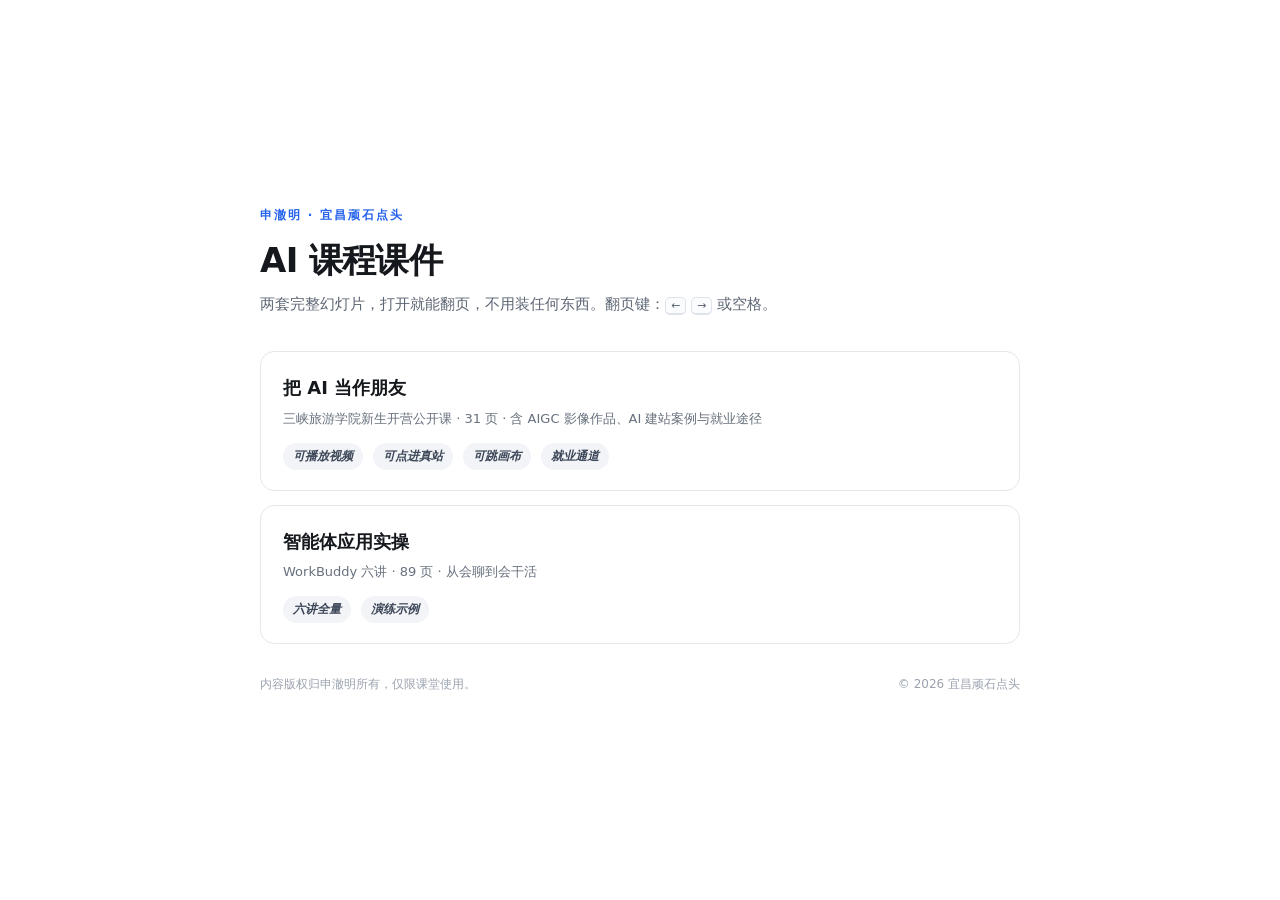
<file: index.html>
<!DOCTYPE html>
<html lang="zh-CN">
<head>
<meta charset="utf-8">
<meta name="viewport" content="width=device-width, initial-scale=1">
<meta name="robots" content="noindex, nofollow">
<title>申澈明 · AI 课程课件</title>
<link rel="icon" href="data:,">
<style>
  :root{color-scheme:light}
  *{box-sizing:border-box}
  body{margin:0;font:16px/1.75 "Segoe UI","Microsoft YaHei",system-ui,sans-serif;color:#15181c;
       background:#fff;min-height:100vh;display:flex;align-items:center;justify-content:center;padding:48px 24px}
  main{width:100%;max-width:760px}
  .eyebrow{font-size:12px;font-weight:800;letter-spacing:.16em;color:#2563eb;margin:0 0 14px}
  h1{font-size:34px;line-height:1.2;margin:0 0 10px;letter-spacing:-.02em;font-weight:900}
  .lede{color:#5d6674;font-size:15px;margin:0 0 34px;max-width:56ch}
  .deck{display:block;padding:20px 22px;border:1px solid #e4e7ec;border-radius:14px;margin:0 0 14px;
        text-decoration:none;color:inherit;transition:border-color .18s,box-shadow .18s,transform .18s}
  .deck:hover{border-color:#c7d2e2;box-shadow:0 8px 28px -18px rgba(20,30,50,.5);transform:translateY(-1px)}
  .deck b{display:block;font-size:18px;font-weight:900;margin:0 0 4px}
  .deck span{display:block;font-size:13px;color:#67707d}
  .row{display:flex;gap:10px;flex-wrap:wrap;margin-top:12px}
  .chip{font-size:12px;font-weight:700;padding:3px 10px;border-radius:999px;background:#f2f4f8;color:#3c4657}
  footer{margin-top:30px;font-size:12px;color:#9aa2ae;display:flex;justify-content:space-between;gap:16px;flex-wrap:wrap}
  kbd{font:inherit;font-size:11px;padding:1px 5px;border:1px solid #dfe3e9;border-bottom-width:2px;border-radius:5px;background:#fbfcfd}
</style>
</head>
<body>
<main>
  <p class="eyebrow">申澈明 · 宜昌顽石点头</p>
  <h1>AI 课程课件</h1>
  <p class="lede">两套完整幻灯片，打开就能翻页，不用装任何东西。翻页键：<kbd>←</kbd> <kbd>→</kbd> 或空格。</p>

  <a class="deck" href="/slides/freshman/1/">
    <b>把 AI 当作朋友</b>
    <span>三峡旅游学院新生开营公开课 · 31 页 · 含 AIGC 影像作品、AI 建站案例与就业途径</span>
    <div class="row"><i class="chip">可播放视频</i><i class="chip">可点进真站</i><i class="chip">可跳画布</i><i class="chip">就业通道</i></div>
  </a>

  <a class="deck" href="/slides/wb-foundations/1/">
    <b>智能体应用实操</b>
    <span>WorkBuddy 六讲 · 89 页 · 从会聊到会干活</span>
    <div class="row"><i class="chip">六讲全量</i><i class="chip">演练示例</i></div>
  </a>

  <footer>
    <span>内容版权归申澈明所有，仅限课堂使用。</span>
    <span>© 2026 宜昌顽石点头</span>
  </footer>
</main>
</body>
</html>
</file>
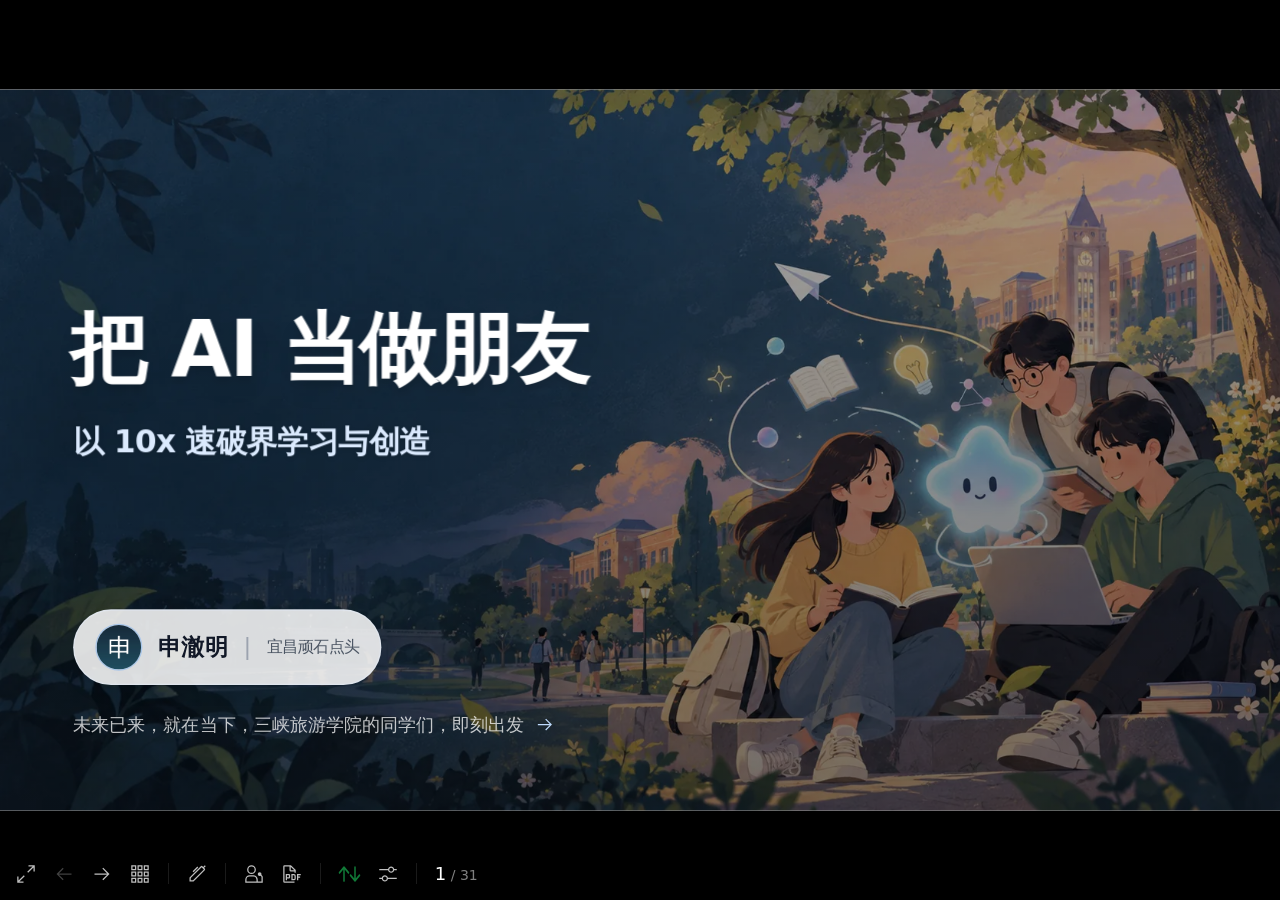
<file: slides/freshman/index.html>
<!DOCTYPE html>
<html lang="zh-CN" class="notranslate" translate="no">
<head><title>申澈明 | 把 AI 当作朋友</title>
<meta charset="utf-8">
<meta name="viewport" content="width=device-width, initial-scale=1">
<meta name="google" content="notranslate">
<meta name="robots" content="noindex, nofollow">


<meta http-equiv="Content-Type" content="text/html; charset=UTF-8">
<meta property="slidev:version" content="53.0.0">
<meta name="author" content="&quot;申澈明@顽石点头&quot;">

  
  
  
  
  
  
  
  
  
<!-- share-metadata:start -->
<meta name="description" content="为三峡旅游学院新生而作 —— 从快速自学到独立做出成果">
<meta property="og:title" content="把 AI 当作朋友">
<meta property="og:description" content="为三峡旅游学院新生而作 —— 从快速自学到独立做出成果">
<meta property="og:type" content="website">
<meta property="og:site_name" content="申澈明">
<meta property="og:locale" content="zh_CN">
<meta name="twitter:title" content="把 AI 当作朋友">
<!-- share-metadata:end -->
<!-- deck-browser:start -->
<link rel="icon" type="image/svg+xml" href="/slides/freshman/branding/favicon.svg">
<script defer src="/slides/freshman/branding/browser-b45048817efe.js" data-title="申澈明 | 把 AI 当作朋友" data-icon="/slides/freshman/branding/favicon.svg"></script>
<!-- deck-browser:end -->

  <script type="module" crossorigin src="/slides/freshman/assets/index-Bms-B9_7.js"></script>
  <link rel="modulepreload" crossorigin href="/slides/freshman/assets/rolldown-runtime-Dd_uD5pT.js">
  <link rel="modulepreload" crossorigin href="/slides/freshman/assets/modules/shiki-CDZ3nw91.js">
  <link rel="modulepreload" crossorigin href="/slides/freshman/assets/modules/vue-D65X-JrS.js">
  <link rel="modulepreload" crossorigin href="/slides/freshman/assets/slidev/state-C-BdgrgN.js">
  <link rel="modulepreload" crossorigin href="/slides/freshman/assets/preload-helper-1ChlkoI1.js">
  <link rel="modulepreload" crossorigin href="/slides/freshman/assets/_plugin-vue_export-helper-BDNMzG2s.js">
  <link rel="stylesheet" crossorigin href="/slides/freshman/assets/modules/shiki-BrmBd2_v.css">
  <link rel="stylesheet" crossorigin href="/slides/freshman/assets/index-BMXU8x_j.css">
</head>
<body>
  <div id="app"></div>
  <div id="mermaid-rendering-container"></div>
</body>
</html>
</file>
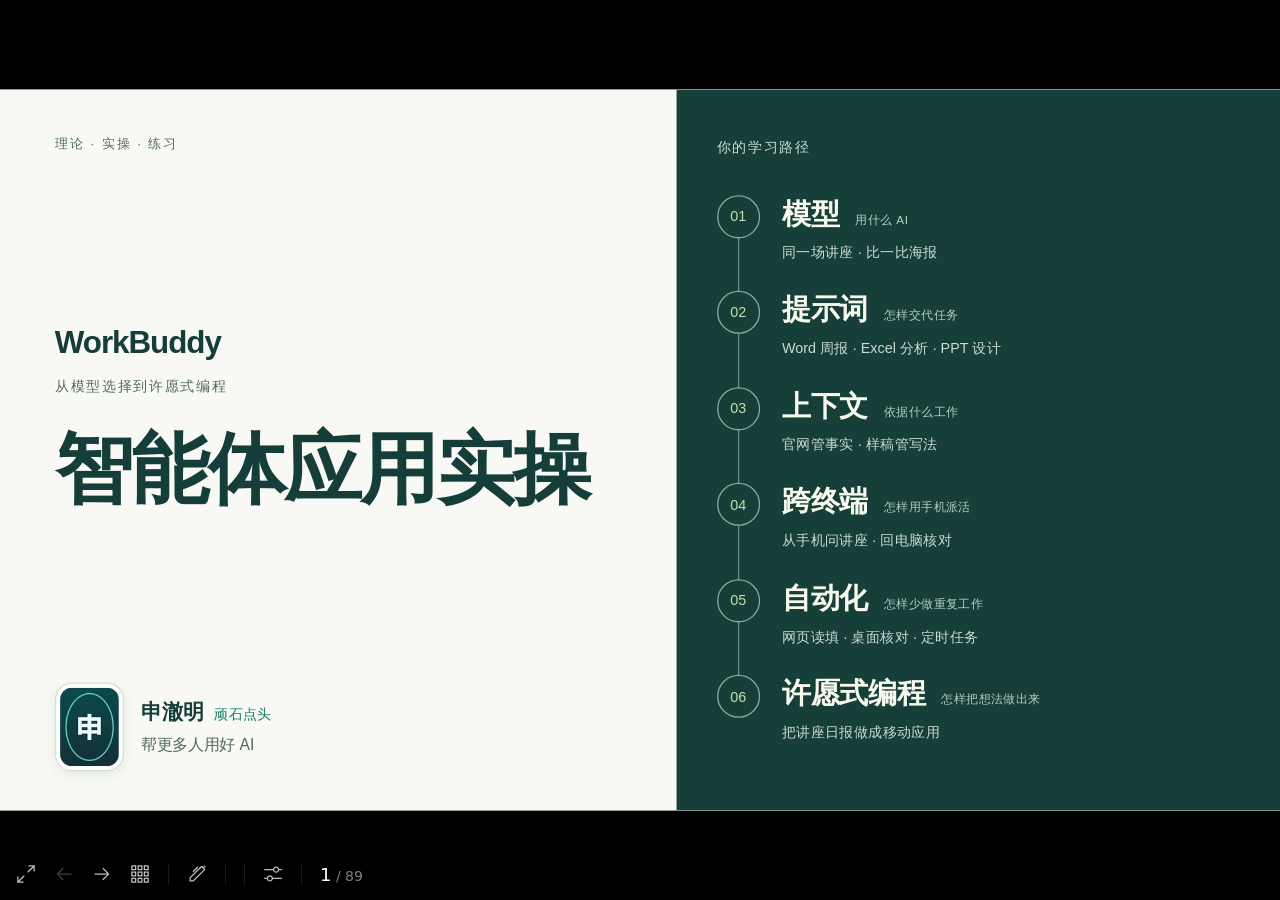
<file: slides/wb-foundations/index.html>
<!DOCTYPE html>
<html lang="zh-CN" class="notranslate" translate="no">
<head>
<meta charset="utf-8">
<meta name="google" content="notranslate">
<meta name="robots" content="noindex, nofollow">
<meta name="viewport" content="width=device-width, initial-scale=1">
<title>智能体应用实操</title>
<link rel="icon" href="https://cdn.jsdelivr.net/gh/slidevjs/slidev/assets/favicon.png">
<meta http-equiv="Content-Type" content="text/html; charset=UTF-8">
<meta property="slidev:version" content="53.0.0">
<meta name="author" content="申澈明">
<meta property="og:title" content="智能体应用实操">  
  
  
  
  
  

  <script type="module" crossorigin src="/slides/wb-foundations/assets/index-DrxrQRQz.js"></script>
  <link rel="modulepreload" crossorigin href="/slides/wb-foundations/assets/rolldown-runtime-hePW80VL.js">
  <link rel="modulepreload" crossorigin href="/slides/wb-foundations/assets/modules/shiki-DJfjrQf3.js">
  <link rel="modulepreload" crossorigin href="/slides/wb-foundations/assets/modules/vue-DDqDdUeB.js">
  <link rel="stylesheet" crossorigin href="/slides/wb-foundations/assets/modules/shiki-BrmBd2_v.css">
  <link rel="stylesheet" crossorigin href="/slides/wb-foundations/assets/index-B01_TKtE.css">
</head>
<body>
  <div id="app"></div>
  <div id="mermaid-rendering-container"></div>
  
</body>
</html>
</file>
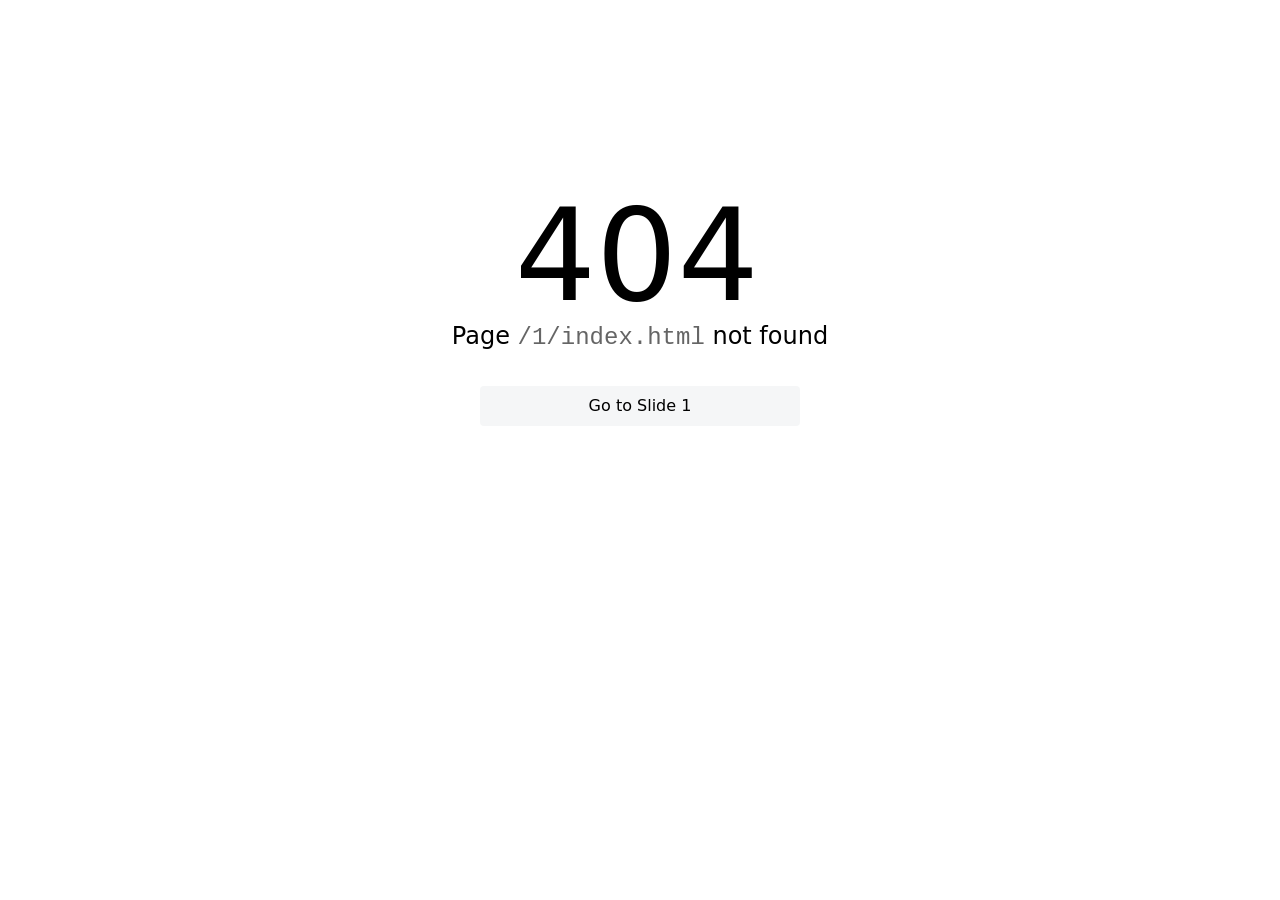
<file: slides/freshman/1/index.html>
<!DOCTYPE html>
<html lang="zh-CN" class="notranslate" translate="no">
<head><title>申澈明 | 把 AI 当作朋友</title>
<meta charset="utf-8">
<meta name="viewport" content="width=device-width, initial-scale=1">
<meta name="google" content="notranslate">
<meta name="robots" content="noindex, nofollow">


<meta http-equiv="Content-Type" content="text/html; charset=UTF-8">
<meta property="slidev:version" content="53.0.0">
<meta name="author" content="&quot;申澈明@顽石点头&quot;">

  
  
  
  
  
  
  
  
  
<!-- share-metadata:start -->
<meta name="description" content="为三峡旅游学院新生而作 —— 从快速自学到独立做出成果">
<meta property="og:title" content="把 AI 当作朋友">
<meta property="og:description" content="为三峡旅游学院新生而作 —— 从快速自学到独立做出成果">
<meta property="og:type" content="website">
<meta property="og:site_name" content="申澈明">
<meta property="og:locale" content="zh_CN">
<meta name="twitter:title" content="把 AI 当作朋友">
<!-- share-metadata:end -->
<!-- deck-browser:start -->
<link rel="icon" type="image/svg+xml" href="/slides/freshman/branding/favicon.svg">
<script defer src="/slides/freshman/branding/browser-b45048817efe.js" data-title="申澈明 | 把 AI 当作朋友" data-icon="/slides/freshman/branding/favicon.svg"></script>
<!-- deck-browser:end -->

  <script type="module" crossorigin src="/slides/freshman/assets/index-Bms-B9_7.js"></script>
  <link rel="modulepreload" crossorigin href="/slides/freshman/assets/rolldown-runtime-Dd_uD5pT.js">
  <link rel="modulepreload" crossorigin href="/slides/freshman/assets/modules/shiki-CDZ3nw91.js">
  <link rel="modulepreload" crossorigin href="/slides/freshman/assets/modules/vue-D65X-JrS.js">
  <link rel="modulepreload" crossorigin href="/slides/freshman/assets/slidev/state-C-BdgrgN.js">
  <link rel="modulepreload" crossorigin href="/slides/freshman/assets/preload-helper-1ChlkoI1.js">
  <link rel="modulepreload" crossorigin href="/slides/freshman/assets/_plugin-vue_export-helper-BDNMzG2s.js">
  <link rel="stylesheet" crossorigin href="/slides/freshman/assets/modules/shiki-BrmBd2_v.css">
  <link rel="stylesheet" crossorigin href="/slides/freshman/assets/index-BMXU8x_j.css">
</head>
<body>
  <div id="app"></div>
  <div id="mermaid-rendering-container"></div>
</body>
</html>
</file>
<file: slides/freshman/assets/modules/shiki-BrmBd2_v.css>
.shiki-magic-move-container{white-space:pre;position:relative}.shiki-magic-move-line-number{opacity:.3;-webkit-user-select:none;user-select:none}.shiki-magic-move-item{transition:color var(--smm-duration,.5s) var(--smm-easing,"ease");display:inline-block}.shiki-magic-move-enter-active,.shiki-magic-move-leave-active,.shiki-magic-move-move{transition:all var(--smm-duration,.5s) var(--smm-easing,"ease")}.shiki-magic-move-container-resize,.shiki-magic-move-container-restyle{transition:all var(--smm-duration,.5s) var(--smm-easing,"ease");transition-delay:calc(var(--smm-duration,.5s)*var(--smm-delay-container,1))}.shiki-magic-move-move{transition-delay:calc(var(--smm-duration,.5s)*var(--smm-delay-move,1) + var(--smm-stagger,0));z-index:1}.shiki-magic-move-enter-active{transition-delay:calc(var(--smm-duration,.5s)*var(--smm-delay-enter,1) + var(--smm-stagger,0));z-index:1}.shiki-magic-move-leave-active{transition-delay:calc(var(--smm-duration,.5s)*var(--smm-delay-leave,1) + var(--smm-stagger,0))}.shiki-magic-move-enter-from,.shiki-magic-move-leave-to{opacity:0}br.shiki-magic-move-leave-active{display:none}.resize-observer[data-v-b329ee4c]{z-index:-1;pointer-events:none;opacity:0;background-color:#0000;border:none;width:100%;height:100%;display:block;position:absolute;top:0;left:0;overflow:hidden}.resize-observer[data-v-b329ee4c] object{pointer-events:none;z-index:-1;width:100%;height:100%;display:block;position:absolute;top:0;left:0;overflow:hidden}.v-popper__popper{z-index:10000;outline:none;top:0;left:0}.v-popper__popper.v-popper__popper--hidden{visibility:hidden;opacity:0;pointer-events:none;transition:opacity .15s,visibility .15s}.v-popper__popper.v-popper__popper--shown{visibility:visible;opacity:1;transition:opacity .15s}.v-popper__popper.v-popper__popper--skip-transition,.v-popper__popper.v-popper__popper--skip-transition>.v-popper__wrapper{transition:none!important}.v-popper__backdrop{width:100%;height:100%;display:none;position:absolute;top:0;left:0}.v-popper__inner{box-sizing:border-box;position:relative;overflow-y:auto}.v-popper__inner>div{z-index:1;max-width:inherit;max-height:inherit;position:relative}.v-popper__arrow-container{width:10px;height:10px;position:absolute}.v-popper__popper--arrow-overflow .v-popper__arrow-container,.v-popper__popper--no-positioning .v-popper__arrow-container{display:none}.v-popper__arrow-inner,.v-popper__arrow-outer{border-style:solid;width:0;height:0;position:absolute;top:0;left:0}.v-popper__arrow-inner{visibility:hidden;border-width:7px}.v-popper__arrow-outer{border-width:6px}.v-popper__popper[data-popper-placement^=top] .v-popper__arrow-inner,.v-popper__popper[data-popper-placement^=bottom] .v-popper__arrow-inner{left:-2px}.v-popper__popper[data-popper-placement^=top] .v-popper__arrow-outer,.v-popper__popper[data-popper-placement^=bottom] .v-popper__arrow-outer{left:-1px}.v-popper__popper[data-popper-placement^=top] .v-popper__arrow-inner,.v-popper__popper[data-popper-placement^=top] .v-popper__arrow-outer{border-bottom-width:0;border-bottom-color:#0000!important;border-left-color:#0000!important;border-right-color:#0000!important}.v-popper__popper[data-popper-placement^=top] .v-popper__arrow-inner{top:-2px}.v-popper__popper[data-popper-placement^=bottom] .v-popper__arrow-container{top:0}.v-popper__popper[data-popper-placement^=bottom] .v-popper__arrow-inner,.v-popper__popper[data-popper-placement^=bottom] .v-popper__arrow-outer{border-top-width:0;border-top-color:#0000!important;border-left-color:#0000!important;border-right-color:#0000!important}.v-popper__popper[data-popper-placement^=bottom] .v-popper__arrow-inner{top:-4px}.v-popper__popper[data-popper-placement^=bottom] .v-popper__arrow-outer{top:-6px}.v-popper__popper[data-popper-placement^=left] .v-popper__arrow-inner,.v-popper__popper[data-popper-placement^=right] .v-popper__arrow-inner{top:-2px}.v-popper__popper[data-popper-placement^=left] .v-popper__arrow-outer,.v-popper__popper[data-popper-placement^=right] .v-popper__arrow-outer{top:-1px}.v-popper__popper[data-popper-placement^=right] .v-popper__arrow-inner,.v-popper__popper[data-popper-placement^=right] .v-popper__arrow-outer{border-left-width:0;border-top-color:#0000!important;border-bottom-color:#0000!important;border-left-color:#0000!important}.v-popper__popper[data-popper-placement^=right] .v-popper__arrow-inner{left:-4px}.v-popper__popper[data-popper-placement^=right] .v-popper__arrow-outer{left:-6px}.v-popper__popper[data-popper-placement^=left] .v-popper__arrow-container{right:-10px}.v-popper__popper[data-popper-placement^=left] .v-popper__arrow-inner,.v-popper__popper[data-popper-placement^=left] .v-popper__arrow-outer{border-right-width:0;border-top-color:#0000!important;border-bottom-color:#0000!important;border-right-color:#0000!important}.v-popper__popper[data-popper-placement^=left] .v-popper__arrow-inner{left:-2px}.v-popper--theme-tooltip .v-popper__inner{color:#fff;background:#000c;border-radius:6px;padding:7px 12px 6px}.v-popper--theme-tooltip .v-popper__arrow-outer{border-color:#000c}.v-popper--theme-dropdown .v-popper__inner{color:#000;background:#fff;border:1px solid #ddd;border-radius:6px;box-shadow:0 6px 30px #0000001a}.v-popper--theme-dropdown .v-popper__arrow-inner{visibility:visible;border-color:#fff}.v-popper--theme-dropdown .v-popper__arrow-outer{border-color:#ddd}:root{--twoslash-border-color:#8888;--twoslash-underline-color:currentColor;--twoslash-highlighted-border:#c37d0d50;--twoslash-highlighted-bg:#c37d0d20;--twoslash-popup-bg:#f8f8f8;--twoslash-popup-color:inherit;--twoslash-popup-shadow:#00000014 0px 1px 4px;--twoslash-docs-color:#888;--twoslash-docs-font:sans-serif;--twoslash-code-font:inherit;--twoslash-code-font-size:1em;--twoslash-matched-color:inherit;--twoslash-unmatched-color:#888;--twoslash-cursor-color:#8888;--twoslash-error-color:#d45656;--twoslash-error-bg:#d4565620;--twoslash-warn-color:#c37d0d;--twoslash-warn-bg:#c37d0d20;--twoslash-tag-color:#3772cf;--twoslash-tag-bg:#3772cf20;--twoslash-tag-warn-color:var(--twoslash-warn-color);--twoslash-tag-warn-bg:var(--twoslash-warn-bg);--twoslash-tag-annotate-color:#1ba673;--twoslash-tag-annotate-bg:#1ba67320}@media (prefers-reduced-motion:reduce){.twoslash *{transition:none!important}}.twoslash:hover .twoslash-hover{border-color:var(--twoslash-underline-color)}.twoslash .twoslash-hover{border-bottom:1px dotted #0000;transition:border-color .3s;position:relative}.twoslash .twoslash-popup-container{opacity:0;background:var(--twoslash-popup-bg);color:var(--twoslash-popup-color);border:1px solid var(--twoslash-border-color);pointer-events:none;z-index:10;-webkit-user-select:none;user-select:none;text-align:left;box-shadow:var(--twoslash-popup-shadow);border-radius:4px;flex-direction:column;transition:opacity .3s;display:inline-flex;position:absolute;transform:translateY(1.1em)}.twoslash .twoslash-query-persisted .twoslash-popup-container{z-index:9;transform:translateY(1.5em)}.twoslash .twoslash-hover:hover .twoslash-popup-container,.twoslash .twoslash-error-hover:hover .twoslash-popup-container,.twoslash .twoslash-query-persisted .twoslash-popup-container,.twoslash .twoslash-query-line .twoslash-popup-container{opacity:1;pointer-events:auto}.twoslash .twoslash-popup-container:hover{-webkit-user-select:auto;user-select:auto}.twoslash .twoslash-popup-arrow{border-top:1px solid var(--twoslash-border-color);border-right:1px solid var(--twoslash-border-color);background:var(--twoslash-popup-bg);pointer-events:none;width:6px;height:6px;position:absolute;top:-4px;left:1em;transform:rotate(-45deg)}.twoslash .twoslash-popup-code,.twoslash .twoslash-popup-error,.twoslash .twoslash-popup-docs{padding:6px 8px!important}.twoslash .twoslash-popup-code{font-family:var(--twoslash-code-font);font-size:var(--twoslash-code-font-size)}.twoslash .twoslash-popup-docs{color:var(--twoslash-docs-color);font-family:var(--twoslash-docs-font);border-top:1px solid var(--twoslash-border-color);font-size:.8em}.twoslash .twoslash-popup-error{color:var(--twoslash-error-color);background-color:var(--twoslash-error-bg);font-family:var(--twoslash-docs-font);font-size:.8em}.twoslash .twoslash-popup-docs-tags{font-family:var(--twoslash-docs-font);flex-direction:column;display:flex}.twoslash .twoslash-popup-docs-tags,.twoslash .twoslash-popup-docs-tag-name{margin-right:.5em}.twoslash .twoslash-popup-docs-tag-name{font-family:var(--twoslash-code-font)}.twoslash .twoslash-query-line .twoslash-popup-container{margin-bottom:1.4em;position:relative;transform:translateY(.6em)}.twoslash .twoslash-error-line{background-color:var(--twoslash-error-bg);border-left:3px solid var(--twoslash-error-color);color:var(--twoslash-error-color);width:max-content;min-width:100%;margin:.2em 0;padding:6px 12px;position:relative}.twoslash .twoslash-error-line.twoslash-error-level-warning{background-color:var(--twoslash-warn-bg);border-left:3px solid var(--twoslash-warn-color);color:var(--twoslash-warn-color)}.twoslash .twoslash-error{background:url("data:image/svg+xml,%3Csvg%20xmlns%3D'http%3A%2F%2Fwww.w3.org%2F2000%2Fsvg'%20viewBox%3D'0%200%206%203'%20enable-background%3D'new%200%200%206%203'%20height%3D'3'%20width%3D'6'%3E%3Cg%20fill%3D'%23c94824'%3E%3Cpolygon%20points%3D'5.5%2C0%202.5%2C3%201.1%2C3%204.1%2C0'%2F%3E%3Cpolygon%20points%3D'4%2C0%206%2C2%206%2C0.6%205.4%2C0'%2F%3E%3Cpolygon%20points%3D'0%2C2%201%2C3%202.4%2C3%200%2C0.6'%2F%3E%3C%2Fg%3E%3C%2Fsvg%3E") 0 100% repeat-x;padding-bottom:2px}.twoslash .twoslash-error.twoslash-error-level-warning{background:url("data:image/svg+xml,%3Csvg%20xmlns%3D'http%3A%2F%2Fwww.w3.org%2F2000%2Fsvg'%20viewBox%3D'0%200%206%203'%20enable-background%3D'new%200%200%206%203'%20height%3D'3'%20width%3D'6'%3E%3Cg%20fill%3D'%23c37d0d'%3E%3Cpolygon%20points%3D'5.5%2C0%202.5%2C3%201.1%2C3%204.1%2C0'%2F%3E%3Cpolygon%20points%3D'4%2C0%206%2C2%206%2C0.6%205.4%2C0'%2F%3E%3Cpolygon%20points%3D'0%2C2%201%2C3%202.4%2C3%200%2C0.6'%2F%3E%3C%2Fg%3E%3C%2Fsvg%3E") 0 100% repeat-x;padding-bottom:2px}.twoslash .twoslash-completion-cursor{position:relative}.twoslash .twoslash-completion-cursor .twoslash-completion-list{-webkit-user-select:none;user-select:none;z-index:8;box-shadow:var(--twoslash-popup-shadow);background:var(--twoslash-popup-bg);border:1px solid var(--twoslash-border-color);margin:3px 0 0 -1px;display:inline-block;position:absolute;top:0;left:0;transform:translateY(1.2em)}.twoslash-completion-list{flex-direction:column;gap:4px;width:240px;padding:4px;font-size:.8rem;display:flex}.twoslash-completion-list:hover{-webkit-user-select:auto;user-select:auto}.twoslash-completion-list:before{background-color:var(--twoslash-cursor-color);content:" ";width:2px;height:1.4em;position:absolute;top:-1.6em;left:-1px}.twoslash-completion-list li{align-items:center;gap:.25em;line-height:1em;display:flex;overflow:hidden}.twoslash-completion-list li span.twoslash-completions-unmatched{color:var(--twoslash-unmatched-color)}.twoslash-completion-list .deprecated{opacity:.5;text-decoration:line-through}.twoslash-completion-list li span.twoslash-completions-matched{color:var(--twoslash-matched-color)}.twoslash-highlighted{background-color:var(--twoslash-highlighted-bg);border:1px solid var(--twoslash-highlighted-border);border-radius:4px;margin:-1px -3px;padding:1px 2px}.twoslash-completion-list .twoslash-completions-icon{color:var(--twoslash-unmatched-color);flex:none;width:1em}.twoslash .twoslash-tag-line{background-color:var(--twoslash-tag-bg);border-left:3px solid var(--twoslash-tag-color);color:var(--twoslash-tag-color);align-items:center;gap:.3em;width:max-content;min-width:100%;margin:.2em 0;padding:6px 10px;display:flex;position:relative}.twoslash .twoslash-tag-line .twoslash-tag-icon{width:1.1em;color:inherit}.twoslash .twoslash-tag-line.twoslash-tag-error-line{background-color:var(--twoslash-error-bg);border-left:3px solid var(--twoslash-error-color);color:var(--twoslash-error-color)}.twoslash .twoslash-tag-line.twoslash-tag-warn-line{background-color:var(--twoslash-tag-warn-bg);border-left:3px solid var(--twoslash-tag-warn-color);color:var(--twoslash-tag-warn-color)}.twoslash .twoslash-tag-line.twoslash-tag-annotate-line{background-color:var(--twoslash-tag-annotate-bg);border-left:3px solid var(--twoslash-tag-annotate-color);color:var(--twoslash-tag-annotate-color)}:root{--twoslash-popup-bg:var(--vp-c-bg,inherit);--twoslash-popup-color:var(--vp-c-text-1);--twoslash-docs-color:var(--vp-c-text-1);--twoslash-docs-font:var(--vp-font-family-base);--twoslash-code-font:var(--vp-font-family-mono);--twoslash-code-size:var(--vp-code-font-size);--twoslash-underline-color:#8888;--twoslash-border-color:var(--vp-c-border);--twoslash-cursor-color:var(--vp-c-brand);--twoslash-matched-color:var(--vp-c-brand);--twoslash-unmatched-color:var(--vp-c-text-2)}.v-popper--theme-twoslash{z-index:calc(var(--vp-z-index-local-nav) - 1)}.v-popper--theme-twoslash .v-popper__inner{background:var(--twoslash-popup-bg);color:var(--twoslash-popup-color);border-color:var(--twoslash-border-color)}.v-popper--theme-twoslash .v-popper__arrow-outer{border-color:var(--twoslash-border-color)}.v-popper--theme-twoslash .v-popper__arrow-inner{border-color:var(--twoslash-popup-bg)}.twoslash-popup-container{transform:translateY(1.5em)}.twoslash-query-persisted .twoslash-popup-container{transform:translateY(1.8em)}.twoslash .v-popper{display:inline-block}.twoslash-completion-list .twoslash-completions-icon{color:var(--twoslash-unmatched-color)!important}.twoslash-floating .twoslash-popup-code{width:fit-content;min-width:100%;max-width:600px;line-height:var(--vp-code-line-height);font-size:var(--twoslash-code-size);white-space:pre-wrap;padding:6px 12px;transition:color .5s;display:block}.twoslash-floating .twoslash-popup-docs,.twoslash-floating .twoslash-popup-error{font-family:var(--twoslash-docs-font);text-wrap:balance;max-width:700px;max-height:500px;font-size:.9em;overflow:hidden auto;padding:12px!important}.twoslash-floating .twoslash-popup-docs p:first-child,.twoslash-floating .twoslash-popup-error p:first-child{margin-top:0}.twoslash-floating .twoslash-popup-docs p:last-child,.twoslash-floating .twoslash-popup-error p:last-child{margin-bottom:0}.twoslash-floating .twoslash-popup-docs{border-top:1px solid var(--twoslash-border-color);color:var(--twoslash-docs-color)}.twoslash-floating .twoslash-popup-error{color:var(--twoslash-error-color)}.twoslash-floating .twoslash-popup-error.twoslash-error-level-warning{color:var(--twoslash-warn-color)}.twoslash-floating .twoslash-popup-docs p,.twoslash-floating .twoslash-popup-error p{text-wrap:balance;margin:6px 0}.twoslash-floating .twoslash-popup-docs pre .twoslash-floating .twoslash-popup-error pre{background-color:var(--vp-code-block-bg);border-radius:8px;margin:6px -2px;padding:12px;overflow-x:auto}.twoslash-floating .twoslash-popup-docs-tags{flex-direction:column;display:flex;padding:8px 12px!important}.twoslash-floating .twoslash-popup-docs-tags .twoslash-popup-docs-tag-name{font-family:var(--twoslash-code-font);color:var(--twoslash-unmatched-color);margin-right:.5em}.twoslash-completion-cursor{background:var(--twoslash-cursor-color);-webkit-user-select:none;user-select:none;width:2px;height:1.2em;margin-bottom:-.2em;display:inline-block}.twoslash-floating.twoslash-completion .v-popper__arrow-container{display:none}.twoslash-floating.twoslash-completion .twoslash-completion-list{font-family:var(--twoslash-code-font);padding:6px;font-size:var(--twoslash-code-size)!important}.twoslash-floating.twoslash-completion .twoslash-completion-list li{padding:3px 0}.twoslash-error:empty,.twoslash-error-empty{vertical-align:middle;min-width:.55em;min-height:1.2em;display:inline-block}
</file>
<file: slides/freshman/assets/index-BMXU8x_j.css>
*,:before,:after{box-sizing:border-box;border-style:solid;border-width:0;border-color:var(--un-default-border-color,#e5e7eb)}:before,:after{--un-content:""}html,:host{-webkit-text-size-adjust:100%;tab-size:4;font-feature-settings:normal;font-variation-settings:normal;-webkit-tap-highlight-color:transparent;font-family:ui-sans-serif,system-ui,sans-serif,Apple Color Emoji,Segoe UI Emoji,Segoe UI Symbol,Noto Color Emoji;line-height:1.5}body{line-height:inherit;margin:0}hr{height:0;color:inherit;border-top-width:1px}abbr:where([title]){-webkit-text-decoration:underline dotted;text-decoration:underline dotted}h1,h2,h3,h4,h5,h6{font-size:inherit;font-weight:inherit}a{color:inherit;-webkit-text-decoration:inherit;text-decoration:inherit}b,strong{font-weight:bolder}code,kbd,samp,pre{font-feature-settings:normal;font-variation-settings:normal;font-family:ui-monospace,SFMono-Regular,Menlo,Monaco,Consolas,Liberation Mono,Courier New,monospace;font-size:1em}small{font-size:80%}sub,sup{vertical-align:baseline;font-size:75%;line-height:0;position:relative}sub{bottom:-.25em}sup{top:-.5em}table{text-indent:0;border-color:inherit;border-collapse:collapse}button,input,optgroup,select,textarea{font-feature-settings:inherit;font-variation-settings:inherit;font-family:inherit;font-size:100%;font-weight:inherit;line-height:inherit;color:inherit;margin:0;padding:0}button,select{text-transform:none}button,[type=button],[type=reset],[type=submit]{-webkit-appearance:button;background-color:#0000;background-image:none}:-moz-focusring{outline:auto}:-moz-ui-invalid{box-shadow:none}progress{vertical-align:baseline}::-webkit-inner-spin-button{height:auto}::-webkit-outer-spin-button{height:auto}[type=search]{-webkit-appearance:textfield;outline-offset:-2px}::-webkit-search-decoration{-webkit-appearance:none}::-webkit-file-upload-button{-webkit-appearance:button;font:inherit}summary{display:list-item}blockquote,dl,dd,h1,h2,h3,h4,h5,h6,hr,figure,p,pre{margin:0}fieldset{margin:0;padding:0}legend{padding:0}ol,ul,menu{margin:0;padding:0;list-style:none}dialog{padding:0}textarea{resize:vertical}input::placeholder,textarea::placeholder{opacity:1;color:#9ca3af}button,[role=button]{cursor:pointer}:disabled{cursor:default}img,svg,video,canvas,audio,iframe,embed,object{vertical-align:middle;display:block}img,video{max-width:100%;height:auto}[hidden]:where(:not([hidden=until-found])){display:none}*,:before,:after,::backdrop{--un-rotate:0;--un-rotate-x:0;--un-rotate-y:0;--un-rotate-z:0;--un-scale-x:1;--un-scale-y:1;--un-scale-z:1;--un-skew-x:0;--un-skew-y:0;--un-translate-x:0;--un-translate-y:0;--un-translate-z:0;--un-pan-x: ;--un-pan-y: ;--un-pinch-zoom: ;--un-scroll-snap-strictness:proximity;--un-ordinal: ;--un-slashed-zero: ;--un-numeric-figure: ;--un-numeric-spacing: ;--un-numeric-fraction: ;--un-border-spacing-x:0;--un-border-spacing-y:0;--un-ring-offset-shadow:0 0 #0000;--un-ring-shadow:0 0 #0000;--un-shadow-inset: ;--un-shadow:0 0 #0000;--un-ring-inset: ;--un-ring-offset-width:0px;--un-ring-offset-color:#fff;--un-ring-width:0px;--un-ring-color:#93c5fd80;--un-blur: ;--un-brightness: ;--un-contrast: ;--un-drop-shadow: ;--un-grayscale: ;--un-hue-rotate: ;--un-invert: ;--un-saturate: ;--un-sepia: ;--un-backdrop-blur: ;--un-backdrop-brightness: ;--un-backdrop-contrast: ;--un-backdrop-grayscale: ;--un-backdrop-hue-rotate: ;--un-backdrop-invert: ;--un-backdrop-opacity: ;--un-backdrop-saturate: ;--un-backdrop-sepia: }.prose{color:var(--un-prose-body);max-width:65ch}.prose :where(p):not(:where([class~=not-prose],[class~=not-prose] *)){margin-top:1.25em;margin-bottom:1.25em}.prose :where([class~=lead]):not(:where([class~=not-prose],[class~=not-prose] *)){color:var(--un-prose-lead);margin-top:1.2em;margin-bottom:1.2em;font-size:1.25em;line-height:1.6}.prose :where(a):not(:where([class~=not-prose],[class~=not-prose] *)){color:var(--un-prose-links);font-weight:500;text-decoration:underline}.prose :where(strong):not(:where([class~=not-prose],[class~=not-prose] *)){color:var(--un-prose-bold);font-weight:600}.prose :where(a strong):not(:where([class~=not-prose],[class~=not-prose] *)),.prose :where(blockquote strong):not(:where([class~=not-prose],[class~=not-prose] *)),.prose :where(thead th strong):not(:where([class~=not-prose],[class~=not-prose] *)){color:inherit}.prose :where(ol):not(:where([class~=not-prose],[class~=not-prose] *)){margin-top:1.25em;margin-bottom:1.25em;padding-inline-start:1.625em;list-style-type:decimal}.prose :where(ol[type=A]):not(:where([class~=not-prose],[class~=not-prose] *)){list-style-type:upper-alpha}.prose :where(ol[type=a]):not(:where([class~=not-prose],[class~=not-prose] *)){list-style-type:lower-alpha}.prose :where(ol[type=A s]):not(:where([class~=not-prose],[class~=not-prose] *)){list-style-type:upper-alpha}.prose :where(ol[type=a s]):not(:where([class~=not-prose],[class~=not-prose] *)){list-style-type:lower-alpha}.prose :where(ol[type=I]):not(:where([class~=not-prose],[class~=not-prose] *)){list-style-type:upper-roman}.prose :where(ol[type=i]):not(:where([class~=not-prose],[class~=not-prose] *)){list-style-type:lower-roman}.prose :where(ol[type=I s]):not(:where([class~=not-prose],[class~=not-prose] *)){list-style-type:upper-roman}.prose :where(ol[type=i s]):not(:where([class~=not-prose],[class~=not-prose] *)){list-style-type:lower-roman}.prose :where(ol[type="1"]):not(:where([class~=not-prose],[class~=not-prose] *)){list-style-type:decimal}.prose :where(ul):not(:where([class~=not-prose],[class~=not-prose] *)){margin-top:1.25em;margin-bottom:1.25em;padding-inline-start:1.625em;list-style-type:disc}.prose :where(ol>li):not(:where([class~=not-prose],[class~=not-prose] *))::marker{color:var(--un-prose-counters);font-weight:400}.prose :where(ul>li):not(:where([class~=not-prose],[class~=not-prose] *))::marker{color:var(--un-prose-bullets)}.prose :where(dt):not(:where([class~=not-prose],[class~=not-prose] *)){color:var(--un-prose-headings);margin-top:1.25em;font-weight:600}.prose :where(hr):not(:where([class~=not-prose],[class~=not-prose] *)){border-color:var(--un-prose-hr);border-top-width:1px;margin-top:3em;margin-bottom:3em}.prose :where(blockquote):not(:where([class~=not-prose],[class~=not-prose] *)){color:var(--un-prose-quotes);border-inline-start-width:.25rem;border-inline-start-color:var(--un-prose-quote-borders);quotes:"“""”""‘""’";margin-top:1.6em;margin-bottom:1.6em;padding-inline-start:1em;font-style:italic;font-weight:500}.prose :where(blockquote p:first-of-type):not(:where([class~=not-prose],[class~=not-prose] *)):before{content:open-quote}.prose :where(blockquote p:last-of-type):not(:where([class~=not-prose],[class~=not-prose] *)):after{content:close-quote}.prose :where(h1):not(:where([class~=not-prose],[class~=not-prose] *)){color:var(--un-prose-headings);margin-top:0;margin-bottom:.888889em;font-size:2.25em;font-weight:800;line-height:1.11111}.prose :where(h1 strong):not(:where([class~=not-prose],[class~=not-prose] *)){color:inherit;font-weight:900}.prose :where(h2):not(:where([class~=not-prose],[class~=not-prose] *)){color:var(--un-prose-headings);margin-top:2em;margin-bottom:1em;font-size:1.5em;font-weight:700;line-height:1.33333}.prose :where(h2 strong):not(:where([class~=not-prose],[class~=not-prose] *)){color:inherit;font-weight:800}.prose :where(h3):not(:where([class~=not-prose],[class~=not-prose] *)){color:var(--un-prose-headings);margin-top:1.6em;margin-bottom:.6em;font-size:1.25em;font-weight:600;line-height:1.6}.prose :where(h3 strong):not(:where([class~=not-prose],[class~=not-prose] *)){color:inherit;font-weight:700}.prose :where(h4):not(:where([class~=not-prose],[class~=not-prose] *)){color:var(--un-prose-headings);margin-top:1.5em;margin-bottom:.5em;font-weight:600;line-height:1.5}.prose :where(h4 strong):not(:where([class~=not-prose],[class~=not-prose] *)){color:inherit;font-weight:700}.prose :where(img):not(:where([class~=not-prose],[class~=not-prose] *)){margin-top:2em;margin-bottom:2em}.prose :where(picture):not(:where([class~=not-prose],[class~=not-prose] *)){margin-top:2em;margin-bottom:2em;display:block}.prose :where(video):not(:where([class~=not-prose],[class~=not-prose] *)){margin-top:2em;margin-bottom:2em}.prose :where(kbd):not(:where([class~=not-prose],[class~=not-prose] *)){color:var(--un-prose-kbd);box-shadow:0 0 0 1px rgb(var(--un-prose-kbd-shadows) / 10%), 0 3px 0 rgb(var(--un-prose-kbd-shadows) / 10%);padding-top:.1875em;padding-inline-end:.375em;padding-bottom:.1875em;border-radius:.3125rem;padding-inline-start:.375em;font-family:inherit;font-size:.875em;font-weight:500}.prose :where(code):not(:where([class~=not-prose],[class~=not-prose] *)){color:var(--un-prose-code);font-size:.875em;font-weight:600}.prose :where(code):not(:where([class~=not-prose],[class~=not-prose] *)):before,.prose :where(code):not(:where([class~=not-prose],[class~=not-prose] *)):after{content:"`"}.prose :where(a code):not(:where([class~=not-prose],[class~=not-prose] *)),.prose :where(h1 code):not(:where([class~=not-prose],[class~=not-prose] *)){color:inherit}.prose :where(h2 code):not(:where([class~=not-prose],[class~=not-prose] *)){color:inherit;font-size:.875em}.prose :where(h3 code):not(:where([class~=not-prose],[class~=not-prose] *)){color:inherit;font-size:.9em}.prose :where(h4 code):not(:where([class~=not-prose],[class~=not-prose] *)),.prose :where(blockquote code):not(:where([class~=not-prose],[class~=not-prose] *)),.prose :where(thead th code):not(:where([class~=not-prose],[class~=not-prose] *)){color:inherit}.prose :where(pre):not(:where([class~=not-prose],[class~=not-prose] *)){color:var(--un-prose-pre-code);background-color:var(--un-prose-pre-bg);padding-top:.857143em;padding-inline-end:1.14286em;padding-bottom:.857143em;border-radius:.375rem;margin-top:1.71429em;margin-bottom:1.71429em;padding-inline-start:1.14286em;font-size:.875em;font-weight:400;line-height:1.71429;overflow-x:auto}.prose :where(pre code):not(:where([class~=not-prose],[class~=not-prose] *)){font-weight:inherit;color:inherit;font-size:inherit;font-family:inherit;line-height:inherit;background-color:#0000;border-width:0;border-radius:0;padding:0}.prose :where(pre code):not(:where([class~=not-prose],[class~=not-prose] *)):before,.prose :where(pre code):not(:where([class~=not-prose],[class~=not-prose] *)):after{content:none}.prose :where(table):not(:where([class~=not-prose],[class~=not-prose] *)){table-layout:auto;width:100%;margin-top:2em;margin-bottom:2em;font-size:.875em;line-height:1.71429}.prose :where(thead):not(:where([class~=not-prose],[class~=not-prose] *)){border-bottom-width:1px;border-bottom-color:var(--un-prose-th-borders)}.prose :where(thead th):not(:where([class~=not-prose],[class~=not-prose] *)){color:var(--un-prose-headings);vertical-align:bottom;padding-inline-end:.571429em;padding-bottom:.571429em;padding-inline-start:.571429em;font-weight:600}.prose :where(tbody tr):not(:where([class~=not-prose],[class~=not-prose] *)){border-bottom-width:1px;border-bottom-color:var(--un-prose-td-borders)}.prose :where(tbody tr:last-child):not(:where([class~=not-prose],[class~=not-prose] *)){border-bottom-width:0}.prose :where(tbody td):not(:where([class~=not-prose],[class~=not-prose] *)){vertical-align:baseline}.prose :where(tfoot):not(:where([class~=not-prose],[class~=not-prose] *)){border-top-width:1px;border-top-color:var(--un-prose-th-borders)}.prose :where(tfoot td):not(:where([class~=not-prose],[class~=not-prose] *)){vertical-align:top}.prose :where(th,td):not(:where([class~=not-prose],[class~=not-prose] *)){text-align:start}.prose :where(figure>*):not(:where([class~=not-prose],[class~=not-prose] *)){margin-top:0;margin-bottom:0}.prose :where(figcaption):not(:where([class~=not-prose],[class~=not-prose] *)){color:var(--un-prose-captions);margin-top:.857143em;font-size:.875em;line-height:1.42857}.prose{font-size:1rem;line-height:1.75}.prose :where(picture>img):not(:where([class~=not-prose],[class~=not-prose] *)){margin-top:0;margin-bottom:0}.prose :where(li):not(:where([class~=not-prose],[class~=not-prose] *)){margin-top:.5em;margin-bottom:.5em}.prose :where(ol>li):not(:where([class~=not-prose],[class~=not-prose] *)),.prose :where(ul>li):not(:where([class~=not-prose],[class~=not-prose] *)){padding-inline-start:.375em}.prose :where():not(:where([class~=not-prose],[class~=not-prose] *)){margin-top:1.25em;margin-bottom:1.25em}.prose :where(ul ul,ul ol,ol ul,ol ol):not(:where([class~=not-prose],[class~=not-prose] *)){margin-top:.75em;margin-bottom:.75em}.prose :where(dl):not(:where([class~=not-prose],[class~=not-prose] *)){margin-top:1.25em;margin-bottom:1.25em}.prose :where(dd):not(:where([class~=not-prose],[class~=not-prose] *)){margin-top:.5em;padding-inline-start:1.625em}.prose :where(hr+*):not(:where([class~=not-prose],[class~=not-prose] *)),.prose :where(h2+*):not(:where([class~=not-prose],[class~=not-prose] *)),.prose :where(h3+*):not(:where([class~=not-prose],[class~=not-prose] *)),.prose :where(h4+*):not(:where([class~=not-prose],[class~=not-prose] *)){margin-top:0}.prose :where(thead th:first-child):not(:where([class~=not-prose],[class~=not-prose] *)){padding-inline-start:0}.prose :where(thead th:last-child):not(:where([class~=not-prose],[class~=not-prose] *)){padding-inline-end:0}.prose :where(tbody td,tfoot td):not(:where([class~=not-prose],[class~=not-prose] *)){padding-top:.571429em;padding-inline-end:.571429em;padding-bottom:.571429em;padding-inline-start:.571429em}.prose :where(tbody td:first-child,tfoot td:first-child):not(:where([class~=not-prose],[class~=not-prose] *)){padding-inline-start:0}.prose :where(tbody td:last-child,tfoot td:last-child):not(:where([class~=not-prose],[class~=not-prose] *)){padding-inline-end:0}.prose :where(figure):not(:where([class~=not-prose],[class~=not-prose] *)){margin-top:2em;margin-bottom:2em}.prose :where():not(:where([class~=not-prose],[class~=not-prose] *)){margin-top:0;margin-bottom:0}.prose{--un-prose-body:#374151;--un-prose-invert-body:#d1d5db;--un-prose-headings:#111827;--un-prose-invert-headings:white;--un-prose-lead:#4b5563;--un-prose-invert-lead:#9ca3af;--un-prose-links:#111827;--un-prose-invert-links:white;--un-prose-bold:#111827;--un-prose-invert-bold:white;--un-prose-counters:#6b7280;--un-prose-invert-counters:#9ca3af;--un-prose-bullets:#d1d5db;--un-prose-invert-bullets:#4b5563;--un-prose-hr:#e5e7eb;--un-prose-invert-hr:#374151;--un-prose-quotes:#111827;--un-prose-invert-quotes:#f3f4f6;--un-prose-quote-borders:#e5e7eb;--un-prose-invert-quote-borders:#374151;--un-prose-captions:#6b7280;--un-prose-invert-captions:#9ca3af;--un-prose-kbd:#111827;--un-prose-invert-kbd:white;--un-prose-kbd-shadows:#111827;--un-prose-invert-kbd-shadows:white;--un-prose-code:#111827;--un-prose-invert-code:white;--un-prose-pre-code:#e5e7eb;--un-prose-invert-pre-code:#d1d5db;--un-prose-pre-bg:#1f2937;--un-prose-invert-pre-bg:#00000080;--un-prose-th-borders:#d1d5db;--un-prose-invert-th-borders:#4b5563;--un-prose-td-borders:#e5e7eb;--un-prose-invert-td-borders:#374151}.dark .dark\:prose-invert{--un-prose-body:var(--un-prose-invert-body);--un-prose-headings:var(--un-prose-invert-headings);--un-prose-lead:var(--un-prose-invert-lead);--un-prose-links:var(--un-prose-invert-links);--un-prose-bold:var(--un-prose-invert-bold);--un-prose-counters:var(--un-prose-invert-counters);--un-prose-bullets:var(--un-prose-invert-bullets);--un-prose-hr:var(--un-prose-invert-hr);--un-prose-quotes:var(--un-prose-invert-quotes);--un-prose-quote-borders:var(--un-prose-invert-quote-borders);--un-prose-captions:var(--un-prose-invert-captions);--un-prose-kbd:var(--un-prose-invert-kbd);--un-prose-kbd-shadows:var(--un-prose-invert-kbd-shadows);--un-prose-code:var(--un-prose-invert-code);--un-prose-pre-code:var(--un-prose-invert-pre-code);--un-prose-pre-bg:var(--un-prose-invert-pre-bg);--un-prose-th-borders:var(--un-prose-invert-th-borders);--un-prose-td-borders:var(--un-prose-invert-td-borders)}.container{width:100%}.z-context-menu{z-index:60}.z-label,[z-label=""]{z-index:40}.z-menu{z-index:20}.z-modal{z-index:70}.z-nav{z-index:50}.slidev-glass-effect,[slidev-glass-effect=""]{--un-bg-opacity:1;background-color:rgb(255 255 255/var(--un-bg-opacity));--un-shadow:var(--un-shadow-inset) 0 20px 25px -5px var(--un-shadow-color,#0000001a),var(--un-shadow-inset) 0 8px 10px -6px var(--un-shadow-color,#0000001a);box-shadow:var(--un-ring-offset-shadow), var(--un-ring-shadow), var(--un-shadow);--un-backdrop-blur:blur(8px);-webkit-backdrop-filter:var(--un-backdrop-blur) var(--un-backdrop-brightness) var(--un-backdrop-contrast) var(--un-backdrop-grayscale) var(--un-backdrop-hue-rotate) var(--un-backdrop-invert) var(--un-backdrop-opacity) var(--un-backdrop-saturate) var(--un-backdrop-sepia);backdrop-filter:var(--un-backdrop-blur) var(--un-backdrop-brightness) var(--un-backdrop-contrast) var(--un-backdrop-grayscale) var(--un-backdrop-hue-rotate) var(--un-backdrop-invert) var(--un-backdrop-opacity) var(--un-backdrop-saturate) var(--un-backdrop-sepia);border-width:1px;border-color:#9ca3af33;--un-bg-opacity:.75!important}.border-main,.dark [border~=dark\:main],.dark [dark\:border~=main],[border-main=""],[border~=main]{border-color:#9ca3af33}.border-primary,.hover\:border-primary:hover{border-color:var(--slidev-theme-primary)}.bg-active{background-color:#9ca3af1a}.bg-main{--un-bg-opacity:1;background-color:rgb(255 255 255/var(--un-bg-opacity))}.dark .bg-main,.dark .slidev-glass-effect,.dark [slidev-glass-effect=""]{--un-bg-opacity:1;background-color:rgb(18 18 18/var(--un-bg-opacity))}.bg-primary,[bg-primary=""]{background-color:var(--slidev-theme-primary)}.hover\:bg-active:hover,[hover\:bg-active=""]:hover{background-color:#9ca3af1a}.dark .text-main{--un-text-opacity:1;color:rgb(221 221 221/var(--un-text-opacity))}.text-main{--un-text-opacity:1;color:rgb(24 24 24/var(--un-text-opacity))}.text-primary,[text-primary=""],.hover\:text-primary:hover{color:var(--slidev-theme-primary)}@media (width>=640px){.container{max-width:640px}}@media (width>=768px){.container{max-width:768px}}@media (width>=1024px){.container{max-width:1024px}}@media (width>=1280px){.container{max-width:1280px}}@media (width>=1536px){.container{max-width:1536px}}:root{--color-note:#0969da;--color-tip:#1a7f37;--color-warning:#9a6700;--color-severe:#bc4c00;--color-caution:#d1242f;--color-important:#8250df}@media (prefers-color-scheme:dark){:root{--color-note:#2f81f7;--color-tip:#3fb950;--color-warning:#d29922;--color-severe:#db6d28;--color-caution:#f85149;--color-important:#a371f7}}.markdown-alert{color:inherit;border-left:.25em solid #888;margin-bottom:16px;padding:.5rem 1rem}.markdown-alert>:first-child{margin-top:0}.markdown-alert>:last-child{margin-bottom:0}.markdown-alert .markdown-alert-title{align-items:center;font-weight:500;line-height:1;display:flex}.markdown-alert .markdown-alert-title .octicon{vertical-align:text-bottom;fill:currentColor;margin-right:.5rem;display:inline-block;overflow:visible!important}.markdown-alert.markdown-alert-note{border-left-color:var(--color-note)}.markdown-alert.markdown-alert-note .markdown-alert-title{color:var(--color-note)}.markdown-alert.markdown-alert-important{border-left-color:var(--color-important)}.markdown-alert.markdown-alert-important .markdown-alert-title{color:var(--color-important)}.markdown-alert.markdown-alert-warning{border-left-color:var(--color-warning)}.markdown-alert.markdown-alert-warning .markdown-alert-title{color:var(--color-warning)}.markdown-alert.markdown-alert-tip{border-left-color:var(--color-tip)}.markdown-alert.markdown-alert-tip .markdown-alert-title{color:var(--color-tip)}.markdown-alert.markdown-alert-caution{border-left-color:var(--color-caution)}.markdown-alert.markdown-alert-caution .markdown-alert-title{color:var(--color-caution)}:root{--slidev-code-background:#f5f5f5;--slidev-code-foreground:#1b1b1b;--slidev-code-font-family:"ui-monospace","SFMono-Regular","Menlo","Monaco","Consolas","monospace",ui-monospace,SFMono-Regular,Menlo,Monaco,Consolas,"Liberation Mono","Courier New",monospace;--slidev-code-padding:8px;--slidev-code-font-size:12px;--slidev-code-line-height:18px;--slidev-code-radius:4px;--slidev-code-margin:4px 0;--slidev-theme-primary:#3ab9d5;--slidev-transition-duration:.5s;--slidev-slide-container-background:black;--slidev-controls-foreground:white;--slidev-code-tab-divider:#e5e5e5;--slidev-code-tab-text-color:#67676c;--slidev-code-tab-font-size:12px;--slidev-code-tab-active-text-color:#3c3c43}html.dark{--slidev-code-background:#1b1b1b;--slidev-code-foreground:#eee;--slidev-code-tab-divider:#222;--slidev-code-tab-text-color:#98989f;--slidev-code-tab-active-text-color:#dfdfd6}html,body,#app,#page-root{width:100%;height:100vh;height:calc(var(--vh,1vh) * 100);-webkit-print-color-adjust:exact;print-color-adjust:exact;--un-bg-opacity:1;background-color:rgb(255 255 255/var(--un-bg-opacity));margin:0;padding:0;font-family:"system-ui",-apple-system,BlinkMacSystemFont,PingFang SC,Hiragino Sans GB,Microsoft YaHei,"sans-serif",ui-sans-serif,system-ui,Segoe UI,Roboto,Helvetica Neue,Arial,Noto Sans,sans-serif,Apple Color Emoji,Segoe UI Emoji,Segoe UI Symbol,Noto Color Emoji;overflow:hidden}.dark html,.dark body,.dark #app,.dark #page-root{--un-bg-opacity:1;background-color:rgb(18 18 18/var(--un-bg-opacity))}html{background:0 0}.slidev-icon-btn{aspect-ratio:1;-webkit-user-select:none;user-select:none;cursor:pointer;vertical-align:middle;opacity:.75;border-radius:.25rem;outline:none;justify-content:center;align-items:center;padding:.25rem;transition-property:color,background-color,border-color,text-decoration-color,fill,stroke,opacity,box-shadow,transform,filter,-webkit-backdrop-filter,backdrop-filter;transition-duration:.2s;transition-timing-function:cubic-bezier(.4,0,.2,1);display:inline-flex;position:relative}@media (width>=768px){.slidev-icon-btn{padding:.5rem}}.slidev-icon-btn:hover{--un-bg-opacity:.1;background-color:rgb(156 163 175/var(--un-bg-opacity))}.slidev-icon-btn:focus-visible{opacity:1;--un-outline-color-opacity:1;outline-width:2px;outline-color:rgb(0 0 0/var(--un-outline-color-opacity));outline-offset:2px;outline-style:solid}.dark .slidev-icon-btn:focus-visible{--un-outline-color-opacity:1;outline-color:rgb(255 255 255/var(--un-outline-color-opacity))}.slidev-icon-btn.shallow{opacity:.3}.slidev-icon-btn.active{opacity:1}.slidev-icon-btn.disabled{opacity:.25;pointer-events:none}.slidev-layout a.slidev-icon-btn{border-style:none}.slidev-layout a.slidev-icon-btn:hover{--un-text-opacity:1;color:rgb(255 255 255/var(--un-text-opacity));border-style:none}.slidev-icon{vertical-align:sub;line-height:1em;display:inline-block}.slidev-page{width:100%;position:relative;top:0;left:0;right:0}.slidev-note-with-clicks .slidev-note-fade{color:#888c}.dark .slidev-note-with-clicks .slidev-note-fade{color:#a1a1a1cc}.slidev-note-click-mark{-webkit-user-select:none;user-select:none;--un-text-opacity:1;color:rgb(167 139 250/var(--un-text-opacity));background-color:#a78bfa1a;border-width:1px;border-color:#0000;border-radius:.25rem;align-items:center;padding-left:.25rem;padding-right:.25rem;font-family:"ui-monospace",SFMono-Regular,Menlo,Monaco,Consolas,"monospace",ui-monospace,Liberation Mono,Courier New,monospace;font-size:.7em;display:inline-flex}.slidev-note-click-mark.slidev-note-click-mark-active{--un-border-opacity:1;border-width:1px;border-color:rgb(167 139 250/var(--un-border-opacity))}.slidev-note-click-mark.slidev-note-click-mark-past{filter:saturate(0);opacity:.5}.slidev-note-click-mark.slidev-note-click-mark-future{opacity:.5}.slidev-note-click-mark:before{content:"";--un-icon:url("data:image/svg+xml;utf8,%3Csvg viewBox='0 0 32 32' width='1.2em' height='1.2em' xmlns='http://www.w3.org/2000/svg' %3E%3Cpath fill='currentColor' d='M23 28a1 1 0 0 1-.71-.29l-6.13-6.14l-3.33 5a1 1 0 0 1-1 .44a1 1 0 0 1-.81-.7l-6-20A1 1 0 0 1 6.29 5l20 6a1 1 0 0 1 .7.81a1 1 0 0 1-.44 1l-5 3.33l6.14 6.13a1 1 0 0 1 0 1.42l-4 4A1 1 0 0 1 23 28m0-2.41L25.59 23l-7.16-7.15l5.25-3.5L7.49 7.49l4.86 16.19l3.5-5.25Z'/%3E%3C/svg%3E");-webkit-mask:var(--un-icon) no-repeat;-webkit-mask:var(--un-icon) no-repeat;mask:var(--un-icon) no-repeat;color:inherit;opacity:.8;background-color:currentColor;width:1.2em;height:1.2em;display:inline-block;-webkit-mask-size:100% 100%;mask-size:100% 100%}.slidev-note-click-mark:after{content:attr(data-clicks);display:inline-block;transform:translateY(.1em)}.slidev-form-button{--un-text-opacity:1;color:rgb(255 255 255/var(--un-text-opacity));--un-border-opacity:1;border-bottom-width:2px;border-color:rgb(55 65 81/var(--un-border-opacity));--un-bg-opacity:1;background-color:rgb(107 114 128/var(--un-bg-opacity));border-radius:.25rem;padding:.25rem 1rem}.slidev-form-button:hover{--un-border-opacity:1;border-color:rgb(75 85 99/var(--un-border-opacity));--un-bg-opacity:1;background-color:rgb(156 163 175/var(--un-bg-opacity))}.slidev-form-button.primary{--un-border-opacity:1;border-color:rgb(17 94 89/var(--un-border-opacity));--un-bg-opacity:1;background-color:rgb(13 148 136/var(--un-bg-opacity))}.slidev-form-button.primary:hover{--un-border-opacity:1;border-color:rgb(15 118 110/var(--un-border-opacity));--un-bg-opacity:1;background-color:rgb(20 184 166/var(--un-bg-opacity))}.rough-annotation{transform:scale(calc(1 / var(--slidev-slide-scale)))}.slidev-layout-iframe{--slidev-iframe-raster:max(var(--slidev-slide-scale,1), 1);width:calc(100% * var(--slidev-iframe-raster));height:calc(100% * var(--slidev-iframe-raster));transform:scale(calc(var(--slidev-iframe-scale,1) / var(--slidev-iframe-raster)));transform-origin:0 0}#twoslash-container{position:fixed}#twoslash-container .v-popper__wrapper:not(.no-slide-scale>*){zoom:var(--slidev-slide-scale)}#twoslash-container .v-popper__popper:not(.no-slide-scale>*){translate:calc(10px * (1 - var(--slidev-slide-scale))) 0;width:max-content}.slidev-note ul{margin:0}html.dark:root{--lightningcss-light: ;--lightningcss-dark:initial;color-scheme:dark}html.dark .shiki{color:var(--shiki-dark,inherit);--twoslash-popup-bg:var(--shiki-dark-bg,inherit)}html.dark .shiki span{color:var(--shiki-dark)}html:not(.dark) .shiki{color:var(--shiki-light,inherit);--twoslash-popup-bg:var(--shiki-light-bg,inherit)}html:not(.dark) .shiki span{color:var(--shiki-light)}.twoslash-meta-line.twoslash-popover-line{margin-top:-10px}.slidev-code-wrapper{scroll-padding:var(--slidev-code-padding);margin:var(--slidev-code-margin)!important}.slidev-code-wrapper:-webkit-scrollbar{width:0}.slidev-code{background:var(--slidev-code-background);overflow:auto;font-family:var(--slidev-code-font-family)!important;padding:var(--slidev-code-padding)!important;font-size:var(--slidev-code-font-size)!important;line-height:var(--slidev-code-line-height)!important;border-radius:var(--slidev-code-radius)!important}.slidev-code-block-title,.slidev-code-group-tabs{background:var(--slidev-code-background);color:var(--slidev-code-tab-text-color);padding-left:var(--slidev-code-padding);padding-right:var(--slidev-code-padding);font-size:var(--slidev-code-tab-font-size);border-radius:var(--slidev-code-radius) var(--slidev-code-radius) 0 0;box-shadow:inset 0 -1px var(--slidev-code-tab-divider);align-items:center;gap:8px;display:flex}.slidev-code-block-title{padding:var(--slidev-code-padding)}.slidev-code-tab{font-size:var(--slidev-code-tab-font-size);white-space:nowrap;cursor:pointer;padding:var(--slidev-code-padding);color:var(--slidev-code-tab-text-color);border-bottom:2px solid #0000;align-items:center;gap:8px;transition:color .25s;display:flex;position:relative}.slidev-code-tab:hover{color:var(--slidev-code-tab-active-text-color)!important}.slidev-code-group-blocks .slidev-code-wrapper{margin:0!important}.slidev-code-group-blocks .slidev-code{border-radius:0 0 var(--slidev-code-radius) var(--slidev-code-radius)!important}.slidev-code-group-blocks .slidev-code-wrapper.active{display:block}.slidev-code-group-blocks .slidev-code-wrapper{display:none}.slidev-code-block-title+.slidev-code,.slidev-code-group-tabs+.slidev-code{border-top-left-radius:0!important;border-top-right-radius:0!important}.slidev-code .slidev-code-dishonored{opacity:.3;pointer-events:none}.slidev-code-line-numbers .slidev-code code{counter-reset:step;counter-increment:step calc(var(--start,1) - 1)}.slidev-code-line-numbers .slidev-code code .line:before{content:counter(step);counter-increment:step;text-align:right;--un-text-opacity:1;width:1rem;color:rgb(156 163 175/var(--un-text-opacity));margin-right:1.5rem;display:inline-block}.dark .slidev-code-line-numbers .slidev-code code .line:before{--un-text-opacity:1;color:rgb(75 85 99/var(--un-text-opacity))}.slidev-note :not(pre)>code,.slidev-layout :not(pre)>code{background:var(--slidev-code-background);border-radius:var(--slidev-code-radius);padding:.125rem .375rem;font-size:.9em;font-weight:300}.slidev-note :not(pre)>code:after,.slidev-note :not(pre)>code:before{content:""}.slidev-layout :not(pre)>code:before{margin-right:-.08em}.katex,.katex :after,.katex :before{border-color:currentColor}.slidev-katex-wrapper .mord.dishonored{opacity:.3}.slide-left-enter-active,.slide-left-leave-active,.slide-right-enter-active,.slide-right-leave-active,.slide-up-enter-active,.slide-up-leave-active,.slide-down-enter-active,.slide-down-leave-active{transition:all var(--slidev-transition-duration) ease}.slide-left-enter-from,.slide-right-leave-to{translate:100%}.slide-left-leave-to,.slide-right-enter-from{translate:-100%}.slide-up-enter-from,.slide-down-leave-to{translate:0 100%}.slide-up-leave-to,.slide-down-enter-from{translate:0 -100%}.fade-enter-active,.fade-leave-active{transition:opacity var(--slidev-transition-duration) ease}.fade-enter-from,.fade-leave-to{opacity:0}.fade-out-leave-active{transition:opacity calc(var(--slidev-transition-duration) * .6) ease-out}.fade-out-enter-active{transition:opacity calc(var(--slidev-transition-duration) * .8) ease-in;transition-delay:calc(var(--slidev-transition-duration) * .6)}.fade-out-enter-from,.fade-out-leave-to{opacity:0}:root{--twoslash-popup-bg:var(--slidev-code-background);--twoslash-popup-color:var(--slidev-code-foreground);--twoslash-docs-color:inherit;--twoslash-docs-font:inherit;--twoslash-code-font:"ui-monospace","SFMono-Regular","Menlo","Monaco","Consolas","monospace",ui-monospace,SFMono-Regular,Menlo,Monaco,Consolas,"Liberation Mono","Courier New",monospace;--twoslash-underline-color:#8888;--twoslash-border-color:#8888;--twoslash-cursor-color:var(--slidev-theme-primary);--twoslash-matched-color:var(--slidev-theme-primary)}.twoslash-popup-container{font-size:13px}.twoslash-popup-container .twoslash-popup-code{font-size:.85em}.twoslash-floating .twoslash-popup-docs-tags .twoslash-popup-docs-tag-name{color:inherit;opacity:.5}.slidev-vclick-target{transition:all .1s}.slidev-vclick-target.slidev-vclick-anim-none{transition:none}.slidev-vclick-target.slidev-vclick-anim-fade-in{transition:all .3s}.slidev-vclick-hidden{opacity:0!important;pointer-events:none!important;-webkit-user-select:none!important;user-select:none!important}.slidev-vclick-hidden.slidev-vclick-anim-fade{opacity:.5!important}.slidev-vclick-hidden.slidev-vclick-anim-fade-in{opacity:0!important}.slidev-vclick-hidden.slidev-vclick-anim-up{translate:0 20px}.slidev-vclick-hidden.slidev-vclick-anim-down{translate:0 -20px}.slidev-vclick-hidden.slidev-vclick-anim-left{translate:20px}.slidev-vclick-hidden.slidev-vclick-anim-right{translate:-20px}.slidev-vclick-hidden.slidev-vclick-anim-scale{scale:.9}.slidev-vclick-display-none{display:none!important}.slidev-vclick-fade{opacity:.5}.slidev-layout{height:100%;padding:2.5rem 3.5rem;font-size:1.1rem}.slidev-layout pre,.slidev-layout code{-webkit-user-select:text;user-select:text}.slidev-layout code{font-family:"ui-monospace",SFMono-Regular,Menlo,Monaco,Consolas,"monospace",ui-monospace,Liberation Mono,Courier New,monospace}.slidev-layout h1{margin-bottom:1rem;font-size:2.25rem;line-height:2.5rem}.slidev-layout h6{letter-spacing:.1em;text-transform:uppercase;padding-top:.25rem;font-size:.875rem;font-weight:500;line-height:1.25rem}:where(.slidev-layout) h6{opacity:.4}.slidev-layout p{margin-top:1rem;margin-bottom:1rem;line-height:1.5rem}.slidev-layout ul{list-style:square}.slidev-layout ol{list-style:decimal}.slidev-layout li{line-height:1.8em}.slidev-layout blockquote{background:var(--slidev-code-background);color:var(--slidev-code-foreground);border-left-width:1px;border-color:var(--slidev-theme-primary);border-radius:.25rem;padding:.25rem .5rem;font-size:.875rem;line-height:1.25rem}.slidev-layout blockquote>*{margin-top:0;margin-bottom:0}.slidev-layout table{width:100%}.slidev-layout tr{border-color:#9ca3af33;border-bottom-width:1px}.slidev-layout th{text-align:left;font-weight:400}.slidev-layout a{border-style:dashed;border-color:currentColor;border-bottom-width:1px}.slidev-layout a:hover{color:var(--slidev-theme-primary);border-style:solid}.slidev-layout td,.slidev-layout th{padding:.75rem .5rem}.slidev-layout b,.slidev-layout strong{font-weight:600}.slidev-layout kbd{--un-bg-opacity:.05;background-color:rgb(156 163 175/var(--un-bg-opacity));border-width:1px 1px 2px;border-color:#9ca3af33;border-radius:.25rem;padding:.125rem .25rem;font-family:"ui-monospace",SFMono-Regular,Menlo,Monaco,Consolas,"monospace",ui-monospace,Liberation Mono,Courier New,monospace;font-size:.75rem;line-height:1rem}.slidev-layout h1,[dir=ltr] h1,.slidev-layout [dir=ltr] h1,.slidev-layout h6,[dir=ltr] h6,.slidev-layout [dir=ltr] h6{margin-left:-.05em;margin-right:0}.slidev-layout li,[dir=ltr] li,.slidev-layout [dir=ltr] li{margin-left:1.1em;margin-right:0;padding-left:.2em;padding-right:0}[dir=rtl] h1,.slidev-layout [dir=rtl] h1,[dir=rtl] h6,.slidev-layout [dir=rtl] h6{margin-left:0;margin-right:-.05em}[dir=rtl] li,.slidev-layout [dir=rtl] li{margin-left:0;margin-right:1.1em;padding-left:0;padding-right:.2em}:root{--slidev-theme-primary:#5d8392}.slidev-layout h1{color:var(--slidev-theme-primary)}.slidev-layout h1+p{opacity:.5;margin-top:-.5rem;margin-bottom:1rem}.slidev-layout p+h2,.slidev-layout ul+h2,.slidev-layout table+h2{margin-top:2.5rem}.slidev-layout h1{margin-bottom:1rem;margin-left:-.05em;font-size:2.25rem;line-height:2.5rem}.slidev-layout h2{font-size:1.875rem;line-height:2.25rem}.slidev-layout h3{font-size:1.5rem;line-height:2rem}.slidev-layout h4{font-size:1.25rem;line-height:1.75rem}.slidev-layout h5{font-size:1rem;line-height:1.5rem}.slidev-layout h6{letter-spacing:.1em;text-transform:uppercase;margin-left:-.05em;padding-top:.25rem;font-size:.875rem;font-weight:500;line-height:1.25rem}.slidev-layout h6:not(.opacity-100){opacity:.4}.slidev-layout.cover,.slidev-layout.intro{height:100%;display:grid}.slidev-layout.cover h1,.slidev-layout.intro h1{color:inherit;font-size:3.75rem;line-height:5rem}.slidev-layout.fact{text-align:center;height:100%;display:grid}.slidev-layout.fact h1{font-size:6rem;font-weight:700;line-height:1}.slidev-layout.fact h1+p{font-size:1.5rem;font-weight:700;line-height:2rem}.slidev-layout.statement{text-align:center;height:100%;display:grid}.slidev-layout.statement h1{font-size:3.75rem;font-weight:700;line-height:1}.slidev-layout.quote{height:100%;display:grid}.slidev-layout.quote h1+p{margin-top:.5rem}.slidev-layout.section h1{font-size:3.75rem;font-weight:500;line-height:5rem}:root{--prism-scheme:light;--prism-foreground:#6e6e6e;--prism-background:#f4f4f4;--prism-comment:#a8a8a8;--prism-string:#555;--prism-literal:#333;--prism-keyword:#000;--prism-function:#4f4f4f;--prism-deleted:#333;--prism-class:#333;--prism-builtin:#757575;--prism-property:#333;--prism-namespace:#4f4f4f;--prism-punctuation:#ababab;--prism-decorator:var(--prism-class);--prism-operator:var(--prism-punctuation);--prism-number:var(--prism-literal);--prism-boolean:var(--prism-literal);--prism-variable:var(--prism-literal);--prism-constant:var(--prism-literal);--prism-symbol:var(--prism-literal);--prism-interpolation:var(--prism-literal);--prism-selector:var(--prism-keyword);--prism-keyword-control:var(--prism-keyword);--prism-regex:var(--prism-string);--prism-json-property:var(--prism-property);--prism-inline-background:var(--prism-background);--prism-comment-style:italic;--prism-url-decoration:underline;--prism-line-number:#a5a5a5;--prism-line-number-gutter:#333;--prism-line-highlight-background:#eee;--prism-selection-background:#ddd;--prism-marker-color:var(--prism-foreground);--prism-marker-opacity:.4;--prism-marker-font-size:.8em;--prism-font-size:1em;--prism-line-height:1.5em;--prism-font-family:monospace;--prism-inline-font-size:var(--prism-font-size);--prism-block-font-size:var(--prism-font-size);--prism-tab-size:2;--prism-block-padding-x:1em;--prism-block-padding-y:1em;--prism-block-margin-x:0;--prism-block-margin-y:.5em;--prism-block-radius:.3em;--prism-inline-padding-x:.3em;--prism-inline-padding-y:.1em;--prism-inline-radius:.3em}div[class*=language-],pre[class*=language-],code[class*=language-]{font-size:var(--prism-font-size);font-family:var(--prism-font-family);text-align:left;white-space:pre;word-spacing:normal;word-break:normal;line-height:var(--prism-line-height);-moz-tab-size:var(--prism-tab-size);-o-tab-size:var(--prism-tab-size);tab-size:var(--prism-tab-size);-webkit-hyphens:none;hyphens:none;direction:ltr;color:var(--prism-foreground)!important}div[class*=language-],pre[class*=language-]{font-size:var(--prism-block-font-size);padding:var(--prism-block-padding-y) var(--prism-block-padding-x);margin:var(--prism-block-margin-y) var(--prism-block-margin-x);border-radius:var(--prism-block-radius);background:var(--prism-background);overflow:auto}:not(pre)>code[class*=language-]{font-size:var(--prism-inline-font-size);padding:var(--prism-inline-padding-y) var(--prism-inline-padding-x);border-radius:var(--prism-inline-radius);background:var(--prism-inline-background)}pre[class*=language-]::-moz-selection{background:var(--prism-selection-background)}pre[class*=language-] ::-moz-selection{background:var(--prism-selection-background)}code[class*=language-]::-moz-selection{background:var(--prism-selection-background)}code[class*=language-] ::-moz-selection{background:var(--prism-selection-background)}pre[class*=language-]::selection{background:var(--prism-selection-background)}pre[class*=language-] ::selection{background:var(--prism-selection-background)}code[class*=language-]::selection{background:var(--prism-selection-background)}code[class*=language-] ::selection{background:var(--prism-selection-background)}.token.comment,.token.prolog,.token.doctype,.token.cdata{color:var(--prism-comment);font-style:var(--prism-comment-style)}.token.namespace{color:var(--prism-namespace)}.token.interpolation{color:var(--prism-interpolation)}.token.string{color:var(--prism-string)}.token.punctuation{color:var(--prism-punctuation)}.token.operator{color:var(--prism-operator)}.token.keyword.module,.token.keyword.control-flow{color:var(--prism-keyword-control)}.token.url,.token.symbol,.token.inserted{color:var(--prism-symbol)}.token.constant{color:var(--prism-constant)}.token.string.url{-webkit-text-decoration:var(--prism-url-decoration);text-decoration:var(--prism-url-decoration)}.token.boolean,.language-json .token.boolean{color:var(--prism-boolean)}.token.number,.language-json .token.number{color:var(--prism-number)}.token.variable{color:var(--prism-variable)}.token.keyword{color:var(--prism-keyword)}.token.atrule,.token.attr-value,.token.selector{color:var(--prism-selector)}.token.function{color:var(--prism-function)}.token.deleted{color:var(--prism-deleted)}.token.important,.token.bold{font-weight:700}.token.italic{font-style:italic}.token.class-name{color:var(--prism-class)}.token.tag,.token.builtin{color:var(--prism-builtin)}.token.attr-name,.token.property,.token.entity{color:var(--prism-property)}.language-json .token.property{color:var(--prism-json-property)}.token.regex{color:var(--prism-regex)}.token.decorator,.token.annotation{color:var(--prism-decorator)}.line-numbers .line-numbers-rows{border-right-color:var(--prism-line-number)}.line-numbers-rows>span:before{color:var(--prism-line-number-gutter)}.line-highlight{background:var(--prism-line-highlight-background)}.cm-s-vars.CodeMirror{background-color:var(--cm-background);color:var(--cm-foreground)}.cm-s-vars .CodeMirror-gutters{background:var(--cm-line-number-gutter);color:var(--cm-line-number);border:none}.cm-s-vars .CodeMirror-guttermarker,.cm-s-vars .CodeMirror-guttermarker-subtle,.cm-s-vars .CodeMirror-linenumber{color:var(--cm-line-number)}.cm-s-vars div.CodeMirror-selected,.cm-s-vars.CodeMirror-focused div.CodeMirror-selected{background:var(--cm-selection-background)}.cm-s-vars .CodeMirror-line::selection{background:var(--cm-selection-background)}.cm-s-vars .CodeMirror-line>span::selection{background:var(--cm-selection-background)}.cm-s-vars .CodeMirror-line>span>span::selection{background:var(--cm-selection-background)}.cm-s-vars .CodeMirror-line::-moz-selection{background:var(--cm-selection-background)}.cm-s-vars .CodeMirror-line>span::-moz-selection{background:var(--cm-selection-background)}.cm-s-vars .CodeMirror-line>span>span::-moz-selection{background:var(--cm-selection-background)}.cm-s-vars .CodeMirror-activeline-background{background:var(--cm-line-highlight-background)}.cm-s-vars .cm-keyword{color:var(--cm-keyword)}.cm-s-vars .cm-variable,.cm-s-vars .cm-variable-2,.cm-s-vars .cm-variable-3,.cm-s-vars .cm-type{color:var(--cm-variable)}.cm-s-vars .cm-builtin{color:var(--cm-builtin)}.cm-s-vars .cm-atom{color:var(--cm-literal)}.cm-s-vars .cm-number{color:var(--cm-number)}.cm-s-vars .cm-def{color:var(--cm-decorator)}.cm-s-vars .cm-string,.cm-s-vars .cm-string-2{color:var(--cm-string)}.cm-s-vars .cm-comment{color:var(--cm-comment)}.cm-s-vars .cm-tag{color:var(--cm-builtin)}.cm-s-vars .cm-meta{color:var(--cm-namespace)}.cm-s-vars .cm-attribute,.cm-s-vars .cm-property{color:var(--cm-property)}.cm-s-vars .cm-qualifier{color:var(--cm-keyword)}.cm-s-vars .cm-error{color:var(--prism-deleted)}.cm-s-vars .cm-operator,.cm-s-vars .cm-bracket{color:var(--cm-punctuation)}.cm-s-vars .CodeMirror-matchingbracket{text-decoration:underline}.cm-s-vars .CodeMirror-cursor{border-left:1px solid}:root{--cm-scheme:var(--prism-scheme);--cm-foreground:var(--prism-foreground);--cm-background:var(--prism-background);--cm-comment:var(--prism-comment);--cm-string:var(--prism-string);--cm-literal:var(--prism-literal);--cm-keyword:var(--prism-keyword);--cm-function:var(--prism-function);--cm-deleted:var(--prism-deleted);--cm-class:var(--prism-class);--cm-builtin:var(--prism-builtin);--cm-property:var(--prism-property);--cm-namespace:var(--prism-namespace);--cm-punctuation:var(--prism-punctuation);--cm-decorator:var(--prism-decorator);--cm-operator:var(--prism-operator);--cm-number:var(--prism-number);--cm-boolean:var(--prism-boolean);--cm-variable:var(--prism-variable);--cm-constant:var(--prism-constant);--cm-symbol:var(--prism-symbol);--cm-interpolation:var(--prism-interpolation);--cm-selector:var(--prism-selector);--cm-keyword-control:var(--prism-keyword-control);--cm-regex:var(--prism-regex);--cm-json-property:var(--prism-json-property);--cm-inline-background:var(--prism-inline-background);--cm-comment-style:var(--prism-comment-style);--cm-url-decoration:var(--prism-url-decoration);--cm-line-number:var(--prism-line-number);--cm-line-number-gutter:var(--prism-line-number-gutter);--cm-line-highlight-background:var(--prism-line-highlight-background);--cm-selection-background:var(--prism-selection-background);--cm-marker-color:var(--prism-marker-color);--cm-marker-opacity:var(--prism-marker-opacity);--cm-marker-font-size:var(--prism-marker-font-size);--cm-font-size:var(--prism-font-size);--cm-line-height:var(--prism-line-height);--cm-font-family:var(--prism-font-family);--cm-inline-font-size:var(--prism-inline-font-size);--cm-block-font-size:var(--prism-block-font-size);--cm-tab-size:var(--prism-tab-size);--cm-block-padding-x:var(--prism-block-padding-x);--cm-block-padding-y:var(--prism-block-padding-y);--cm-block-margin-x:var(--prism-block-margin-x);--cm-block-margin-y:var(--prism-block-margin-y);--cm-block-radius:var(--prism-block-radius);--cm-inline-padding-x:var(--prism-inline-padding-x);--cm-inline-padding-y:var(--prism-inline-padding-y);--cm-inline-radius:var(--prism-inline-radius);--prism-font-family:var(--slidev-code-font-family);--prism-background:var(--slidev-code-background)}html:not(.dark){--prism-foreground:#393a34;--prism-comment:#a0ada0;--prism-string:#b56959;--prism-literal:#2f8a89;--prism-number:#296aa3;--prism-keyword:#1c6b48;--prism-function:#6c7834;--prism-boolean:#1c6b48;--prism-constant:#a65e2b;--prism-deleted:#a14f55;--prism-class:#2993a3;--prism-builtin:#ab5959;--prism-property:#b58451;--prism-namespace:#b05a78;--prism-punctuation:#8e8f8b;--prism-decorator:#bd8f8f;--prism-regex:#ab5e3f;--prism-json-property:#698c96}html.dark{--prism-foreground:#d4cfbf;--prism-comment:#758575;--prism-string:#d48372;--prism-literal:#429988;--prism-keyword:#4d9375;--prism-boolean:#1c6b48;--prism-number:#6394bf;--prism-variable:#c2b36e;--prism-function:#a1b567;--prism-deleted:#a14f55;--prism-class:#54b1bf;--prism-builtin:#e0a569;--prism-property:#dd8e6e;--prism-namespace:#db889a;--prism-punctuation:#858585;--prism-decorator:#bd8f8f;--prism-regex:#ab5e3f;--prism-json-property:#6b8b9e;--prism-line-number:#888;--prism-line-number-gutter:#eee;--prism-line-highlight-background:#444;--prism-selection-background:#444}:root{--slidev-theme-primary:#3b82f6;--slidev-theme-primary-hover:#2563eb;--deck-card-bg:#ffffffd9;--deck-card-border:#e2e8f0cc;--deck-card-shadow:0 4px 20px -2px #0000000d, 0 2px 6px -1px #00000005}.dark{--deck-card-bg:#1e293bb3;--deck-card-border:#ffffff1a;--deck-card-shadow:0 10px 30px -5px #0006}.slidev-layout{font-feature-settings:"cv02", "cv03", "cv04", "cv11";letter-spacing:-.01em}.slidev-layout h1{letter-spacing:-.025em;font-weight:800;line-height:1.15}.slidev-layout h2{letter-spacing:-.02em;font-weight:700}.slidev-layout h1+p:has(img){opacity:1}.deck-card{background:var(--deck-card-bg);border:1px solid var(--deck-card-border);box-shadow:var(--deck-card-shadow);-webkit-backdrop-filter:blur(16px);border-radius:16px;transition:all .3s cubic-bezier(.16,1,.3,1)}.deck-card:hover{border-color:#3b82f64d;transform:translateY(-2px);box-shadow:0 12px 28px -4px #3b82f61f}.gradient-title{background:linear-gradient(135deg,#0f172a 0%,#2563eb 60%,#4f46e5 100%);-webkit-text-fill-color:transparent;-webkit-background-clip:text}.dark .gradient-title{background:linear-gradient(135deg,#fff 0%,#60a5fa 60%,#a5b4fc 100%);-webkit-text-fill-color:transparent;-webkit-background-clip:text}.pill-badge{letter-spacing:.02em;color:#2563eb;background:#3b82f614;border:1px solid #3b82f633;border-radius:9999px;align-items:center;gap:.4rem;padding:.3rem .85rem;font-size:.8rem;font-weight:600;display:inline-flex}.dark .pill-badge{color:#93c5fd;background:#60a5fa26;border-color:#60a5fa4d}.slidev-layout blockquote{color:inherit;background:#3b82f60d;border-radius:0 12px 12px 0;margin:1rem 0;font-style:italic;position:relative;border-left:4px solid #3b82f6!important;padding:.9rem 1.25rem!important}.dark .slidev-layout blockquote{background:#3b82f61a;border-left-color:#60a5fa!important}div.two-cols-header{grid-template-columns:repeat(2,1fr);display:grid;grid-template-rows:repeat(2,0fr)!important}.slidev-layout a{color:#2563eb;border-bottom:1.5px solid #3b82f666;text-decoration:none;transition:all .2s}.slidev-layout a:hover{color:#1d4ed8;border-color:#2563eb}.dark .slidev-layout a{color:#60a5fa;border-color:#60a5fa66}mark{color:#854d0e;background:#fef08a99;border-radius:4px;padding:.1em .3em}.dark mark{color:#fde047;background:#facc1540}@font-face{font-display:block;font-family:KaTeX_AMS;font-style:normal;font-weight:400;src:url(/slides/freshman/assets/KaTeX_AMS-Regular-BQhdFMY1.woff2)format("woff2"),url(/slides/freshman/assets/KaTeX_AMS-Regular-DMm9YOAa.woff)format("woff"),url(/slides/freshman/assets/KaTeX_AMS-Regular-DRggAlZN.ttf)format("truetype")}@font-face{font-display:block;font-family:KaTeX_Caligraphic;font-style:normal;font-weight:700;src:url(/slides/freshman/assets/KaTeX_Caligraphic-Bold-Dq_IR9rO.woff2)format("woff2"),url(/slides/freshman/assets/KaTeX_Caligraphic-Bold-BEiXGLvX.woff)format("woff"),url(/slides/freshman/assets/KaTeX_Caligraphic-Bold-ATXxdsX0.ttf)format("truetype")}@font-face{font-display:block;font-family:KaTeX_Caligraphic;font-style:normal;font-weight:400;src:url(/slides/freshman/assets/KaTeX_Caligraphic-Regular-Di6jR-x-.woff2)format("woff2"),url(/slides/freshman/assets/KaTeX_Caligraphic-Regular-CTRA-rTL.woff)format("woff"),url(/slides/freshman/assets/KaTeX_Caligraphic-Regular-wX97UBjC.ttf)format("truetype")}@font-face{font-display:block;font-family:KaTeX_Fraktur;font-style:normal;font-weight:700;src:url(/slides/freshman/assets/KaTeX_Fraktur-Bold-CL6g_b3V.woff2)format("woff2"),url(/slides/freshman/assets/KaTeX_Fraktur-Bold-BsDP51OF.woff)format("woff"),url(/slides/freshman/assets/KaTeX_Fraktur-Bold-BdnERNNW.ttf)format("truetype")}@font-face{font-display:block;font-family:KaTeX_Fraktur;font-style:normal;font-weight:400;src:url(/slides/freshman/assets/KaTeX_Fraktur-Regular-CTYiF6lA.woff2)format("woff2"),url(/slides/freshman/assets/KaTeX_Fraktur-Regular-Dxdc4cR9.woff)format("woff"),url(/slides/freshman/assets/KaTeX_Fraktur-Regular-CB_wures.ttf)format("truetype")}@font-face{font-display:block;font-family:KaTeX_Main;font-style:normal;font-weight:700;src:url(/slides/freshman/assets/KaTeX_Main-Bold-Cx986IdX.woff2)format("woff2"),url(/slides/freshman/assets/KaTeX_Main-Bold-Jm3AIy58.woff)format("woff"),url(/slides/freshman/assets/KaTeX_Main-Bold-waoOVXN0.ttf)format("truetype")}@font-face{font-display:block;font-family:KaTeX_Main;font-style:italic;font-weight:700;src:url(/slides/freshman/assets/KaTeX_Main-BoldItalic-DxDJ3AOS.woff2)format("woff2"),url(/slides/freshman/assets/KaTeX_Main-BoldItalic-SpSLRI95.woff)format("woff"),url(/slides/freshman/assets/KaTeX_Main-BoldItalic-DzxPMmG6.ttf)format("truetype")}@font-face{font-display:block;font-family:KaTeX_Main;font-style:italic;font-weight:400;src:url(/slides/freshman/assets/KaTeX_Main-Italic-NWA7e6Wa.woff2)format("woff2"),url(/slides/freshman/assets/KaTeX_Main-Italic-BMLOBm91.woff)format("woff"),url(/slides/freshman/assets/KaTeX_Main-Italic-3WenGoN9.ttf)format("truetype")}@font-face{font-display:block;font-family:KaTeX_Main;font-style:normal;font-weight:400;src:url(/slides/freshman/assets/KaTeX_Main-Regular-B22Nviop.woff2)format("woff2"),url(/slides/freshman/assets/KaTeX_Main-Regular-Dr94JaBh.woff)format("woff"),url(/slides/freshman/assets/KaTeX_Main-Regular-ypZvNtVU.ttf)format("truetype")}@font-face{font-display:block;font-family:KaTeX_Math;font-style:italic;font-weight:700;src:url(/slides/freshman/assets/KaTeX_Math-BoldItalic-CZnvNsCZ.woff2)format("woff2"),url(/slides/freshman/assets/KaTeX_Math-BoldItalic-iY-2wyZ7.woff)format("woff"),url(/slides/freshman/assets/KaTeX_Math-BoldItalic-B3XSjfu4.ttf)format("truetype")}@font-face{font-display:block;font-family:KaTeX_Math;font-style:italic;font-weight:400;src:url(/slides/freshman/assets/KaTeX_Math-Italic-t53AETM-.woff2)format("woff2"),url(/slides/freshman/assets/KaTeX_Math-Italic-DA0__PXp.woff)format("woff"),url(/slides/freshman/assets/KaTeX_Math-Italic-flOr_0UB.ttf)format("truetype")}@font-face{font-display:block;font-family:KaTeX_SansSerif;font-style:normal;font-weight:700;src:url(/slides/freshman/assets/KaTeX_SansSerif-Bold-D1sUS0GD.woff2)format("woff2"),url(/slides/freshman/assets/KaTeX_SansSerif-Bold-DbIhKOiC.woff)format("woff"),url(/slides/freshman/assets/KaTeX_SansSerif-Bold-CFMepnvq.ttf)format("truetype")}@font-face{font-display:block;font-family:KaTeX_SansSerif;font-style:italic;font-weight:400;src:url(/slides/freshman/assets/KaTeX_SansSerif-Italic-C3H0VqGB.woff2)format("woff2"),url(/slides/freshman/assets/KaTeX_SansSerif-Italic-DN2j7dab.woff)format("woff"),url(/slides/freshman/assets/KaTeX_SansSerif-Italic-YYjJ1zSn.ttf)format("truetype")}@font-face{font-display:block;font-family:KaTeX_SansSerif;font-style:normal;font-weight:400;src:url(/slides/freshman/assets/KaTeX_SansSerif-Regular-DDBCnlJ7.woff2)format("woff2"),url(/slides/freshman/assets/KaTeX_SansSerif-Regular-CS6fqUqJ.woff)format("woff"),url(/slides/freshman/assets/KaTeX_SansSerif-Regular-BNo7hRIc.ttf)format("truetype")}@font-face{font-display:block;font-family:KaTeX_Script;font-style:normal;font-weight:400;src:url(/slides/freshman/assets/KaTeX_Script-Regular-D3wIWfF6.woff2)format("woff2"),url(/slides/freshman/assets/KaTeX_Script-Regular-D5yQViql.woff)format("woff"),url(/slides/freshman/assets/KaTeX_Script-Regular-C5JkGWo-.ttf)format("truetype")}@font-face{font-display:block;font-family:KaTeX_Size1;font-style:normal;font-weight:400;src:url(/slides/freshman/assets/KaTeX_Size1-Regular-mCD8mA8B.woff2)format("woff2"),url(/slides/freshman/assets/KaTeX_Size1-Regular-C195tn64.woff)format("woff"),url(/slides/freshman/assets/KaTeX_Size1-Regular-Dbsnue_I.ttf)format("truetype")}@font-face{font-display:block;font-family:KaTeX_Size2;font-style:normal;font-weight:400;src:url(/slides/freshman/assets/KaTeX_Size2-Regular-Dy4dx90m.woff2)format("woff2"),url(/slides/freshman/assets/KaTeX_Size2-Regular-oD1tc_U0.woff)format("woff"),url(/slides/freshman/assets/KaTeX_Size2-Regular-B7gKUWhC.ttf)format("truetype")}@font-face{font-display:block;font-family:KaTeX_Size3;font-style:normal;font-weight:400;src:url([data-uri])format("woff2"),url(/slides/freshman/assets/KaTeX_Size3-Regular-CTq5MqoE.woff)format("woff"),url(/slides/freshman/assets/KaTeX_Size3-Regular-DgpXs0kz.ttf)format("truetype")}@font-face{font-display:block;font-family:KaTeX_Size4;font-style:normal;font-weight:400;src:url(/slides/freshman/assets/KaTeX_Size4-Regular-Dl5lxZxV.woff2)format("woff2"),url(/slides/freshman/assets/KaTeX_Size4-Regular-BF-4gkZK.woff)format("woff"),url(/slides/freshman/assets/KaTeX_Size4-Regular-DWFBv043.ttf)format("truetype")}@font-face{font-display:block;font-family:KaTeX_Typewriter;font-style:normal;font-weight:400;src:url(/slides/freshman/assets/KaTeX_Typewriter-Regular-CO6r4hn1.woff2)format("woff2"),url(/slides/freshman/assets/KaTeX_Typewriter-Regular-C0xS9mPB.woff)format("woff"),url(/slides/freshman/assets/KaTeX_Typewriter-Regular-D3Ib7_Hf.ttf)format("truetype")}.katex{text-indent:0;text-rendering:auto;font:1.21em/1.2 KaTeX_Main,Times New Roman,serif;position:relative}.katex *{border-color:currentColor;-ms-high-contrast-adjust:none!important}.katex .katex-version:after{content:"0.18.7"}.katex .katex-mathml{clip-path:inset(50%);border:0;width:1px;height:1px;padding:0;position:absolute;overflow:hidden}.katex .katex-html>.katex-newline{display:block}.katex .katex-base{white-space:nowrap;width:min-content;position:relative}.katex .katex-base,.katex .katex-strut{display:inline-block}.katex .textbf{font-weight:700}.katex .textit{font-style:italic}.katex .textrm{font-family:KaTeX_Main}.katex .textsf{font-family:KaTeX_SansSerif}.katex .texttt{font-family:KaTeX_Typewriter}.katex .mathnormal{font-family:KaTeX_Math;font-style:italic}.katex .mathit{font-family:KaTeX_Main;font-style:italic}.katex .mathrm{font-style:normal}.katex .mathbf{font-family:KaTeX_Main;font-weight:700}.katex .boldsymbol{font-family:KaTeX_Math;font-style:italic;font-weight:700}.katex .amsrm,.katex .mathbb,.katex .textbb{font-family:KaTeX_AMS}.katex .mathcal{font-family:KaTeX_Caligraphic}.katex .mathfrak,.katex .textfrak{font-family:KaTeX_Fraktur}.katex .mathboldfrak,.katex .textboldfrak{font-family:KaTeX_Fraktur;font-weight:700}.katex .mathtt{font-family:KaTeX_Typewriter}.katex .mathscr,.katex .textscr{font-family:KaTeX_Script}.katex .mathsf,.katex .textsf{font-family:KaTeX_SansSerif}.katex .mathboldsf,.katex .textboldsf{font-family:KaTeX_SansSerif;font-weight:700}.katex .mathitsf,.katex .mathsfit,.katex .textitsf{font-family:KaTeX_SansSerif;font-style:italic}.katex .mainrm{font-family:KaTeX_Main;font-style:normal}.katex .vlist-t{border-collapse:collapse;table-layout:fixed;display:inline-table}.katex .vlist-r{display:table-row}.katex .vlist{vertical-align:bottom;display:table-cell;position:relative}.katex .vlist>span{height:0;display:block;position:relative}.katex .vlist>span>span{display:inline-block}.katex .vlist>span>.pstrut{width:0;overflow:hidden}.katex .vlist-t2{margin-right:-2px}.katex .vlist-s{vertical-align:bottom;width:2px;min-width:2px;font-size:1px;display:table-cell}.katex .katex-vbox{flex-direction:column;align-items:baseline;display:inline-flex}.katex .katex-thinbox{flex-direction:row;width:0;max-width:0;display:inline-flex}.katex .msupsub{text-align:left}.katex .mfrac>span>span{text-align:center}.katex .mfrac .frac-line{border-bottom-style:solid;width:100%;display:inline-block}.katex .katex-hdashline,.katex .katex-hline,.katex .katex-overline .overline-line,.katex .katex-rule,.katex .katex-underline .underline-line,.katex .mfrac .frac-line{min-height:1px}.katex .mspace{display:inline-block}.katex .katex-smash{line-height:0;display:inline}.katex .clap,.katex .llap,.katex .rlap{width:0;position:relative}.katex .clap>.katex-inner,.katex .llap>.katex-inner,.katex .rlap>.katex-inner{position:absolute}.katex .clap>.katex-fix,.katex .llap>.katex-fix,.katex .rlap>.katex-fix{display:inline-block}.katex .llap>.katex-inner{right:0}.katex .clap>.katex-inner,.katex .rlap>.katex-inner{left:0}.katex .clap>.katex-inner>span{margin-left:-50%;margin-right:50%}.katex .katex-rule{border:0 solid;display:inline-block;position:relative}.katex .katex-hline,.katex .katex-overline .overline-line,.katex .katex-underline .underline-line{border-bottom-style:solid;width:100%;display:inline-block}.katex .katex-hdashline{border-bottom-style:dashed;width:100%;display:inline-block}.katex .sqrt>.katex-root{margin-left:.277778em;margin-right:-.555556em}.katex .fontsize-ensurer.reset-size1.size1,.katex .katex-sizing.reset-size1.size1{font-size:1em}.katex .fontsize-ensurer.reset-size1.size2,.katex .katex-sizing.reset-size1.size2{font-size:1.2em}.katex .fontsize-ensurer.reset-size1.size3,.katex .katex-sizing.reset-size1.size3{font-size:1.4em}.katex .fontsize-ensurer.reset-size1.size4,.katex .katex-sizing.reset-size1.size4{font-size:1.6em}.katex .fontsize-ensurer.reset-size1.size5,.katex .katex-sizing.reset-size1.size5{font-size:1.8em}.katex .fontsize-ensurer.reset-size1.size6,.katex .katex-sizing.reset-size1.size6{font-size:2em}.katex .fontsize-ensurer.reset-size1.size7,.katex .katex-sizing.reset-size1.size7{font-size:2.4em}.katex .fontsize-ensurer.reset-size1.size8,.katex .katex-sizing.reset-size1.size8{font-size:2.88em}.katex .fontsize-ensurer.reset-size1.size9,.katex .katex-sizing.reset-size1.size9{font-size:3.456em}.katex .fontsize-ensurer.reset-size1.size10,.katex .katex-sizing.reset-size1.size10{font-size:4.148em}.katex .fontsize-ensurer.reset-size1.size11,.katex .katex-sizing.reset-size1.size11{font-size:4.976em}.katex .fontsize-ensurer.reset-size2.size1,.katex .katex-sizing.reset-size2.size1{font-size:.833333em}.katex .fontsize-ensurer.reset-size2.size2,.katex .katex-sizing.reset-size2.size2{font-size:1em}.katex .fontsize-ensurer.reset-size2.size3,.katex .katex-sizing.reset-size2.size3{font-size:1.16667em}.katex .fontsize-ensurer.reset-size2.size4,.katex .katex-sizing.reset-size2.size4{font-size:1.33333em}.katex .fontsize-ensurer.reset-size2.size5,.katex .katex-sizing.reset-size2.size5{font-size:1.5em}.katex .fontsize-ensurer.reset-size2.size6,.katex .katex-sizing.reset-size2.size6{font-size:1.66667em}.katex .fontsize-ensurer.reset-size2.size7,.katex .katex-sizing.reset-size2.size7{font-size:2em}.katex .fontsize-ensurer.reset-size2.size8,.katex .katex-sizing.reset-size2.size8{font-size:2.4em}.katex .fontsize-ensurer.reset-size2.size9,.katex .katex-sizing.reset-size2.size9{font-size:2.88em}.katex .fontsize-ensurer.reset-size2.size10,.katex .katex-sizing.reset-size2.size10{font-size:3.45667em}.katex .fontsize-ensurer.reset-size2.size11,.katex .katex-sizing.reset-size2.size11{font-size:4.14667em}.katex .fontsize-ensurer.reset-size3.size1,.katex .katex-sizing.reset-size3.size1{font-size:.714286em}.katex .fontsize-ensurer.reset-size3.size2,.katex .katex-sizing.reset-size3.size2{font-size:.857143em}.katex .fontsize-ensurer.reset-size3.size3,.katex .katex-sizing.reset-size3.size3{font-size:1em}.katex .fontsize-ensurer.reset-size3.size4,.katex .katex-sizing.reset-size3.size4{font-size:1.14286em}.katex .fontsize-ensurer.reset-size3.size5,.katex .katex-sizing.reset-size3.size5{font-size:1.28571em}.katex .fontsize-ensurer.reset-size3.size6,.katex .katex-sizing.reset-size3.size6{font-size:1.42857em}.katex .fontsize-ensurer.reset-size3.size7,.katex .katex-sizing.reset-size3.size7{font-size:1.71429em}.katex .fontsize-ensurer.reset-size3.size8,.katex .katex-sizing.reset-size3.size8{font-size:2.05714em}.katex .fontsize-ensurer.reset-size3.size9,.katex .katex-sizing.reset-size3.size9{font-size:2.46857em}.katex .fontsize-ensurer.reset-size3.size10,.katex .katex-sizing.reset-size3.size10{font-size:2.96286em}.katex .fontsize-ensurer.reset-size3.size11,.katex .katex-sizing.reset-size3.size11{font-size:3.55429em}.katex .fontsize-ensurer.reset-size4.size1,.katex .katex-sizing.reset-size4.size1{font-size:.625em}.katex .fontsize-ensurer.reset-size4.size2,.katex .katex-sizing.reset-size4.size2{font-size:.75em}.katex .fontsize-ensurer.reset-size4.size3,.katex .katex-sizing.reset-size4.size3{font-size:.875em}.katex .fontsize-ensurer.reset-size4.size4,.katex .katex-sizing.reset-size4.size4{font-size:1em}.katex .fontsize-ensurer.reset-size4.size5,.katex .katex-sizing.reset-size4.size5{font-size:1.125em}.katex .fontsize-ensurer.reset-size4.size6,.katex .katex-sizing.reset-size4.size6{font-size:1.25em}.katex .fontsize-ensurer.reset-size4.size7,.katex .katex-sizing.reset-size4.size7{font-size:1.5em}.katex .fontsize-ensurer.reset-size4.size8,.katex .katex-sizing.reset-size4.size8{font-size:1.8em}.katex .fontsize-ensurer.reset-size4.size9,.katex .katex-sizing.reset-size4.size9{font-size:2.16em}.katex .fontsize-ensurer.reset-size4.size10,.katex .katex-sizing.reset-size4.size10{font-size:2.5925em}.katex .fontsize-ensurer.reset-size4.size11,.katex .katex-sizing.reset-size4.size11{font-size:3.11em}.katex .fontsize-ensurer.reset-size5.size1,.katex .katex-sizing.reset-size5.size1{font-size:.555556em}.katex .fontsize-ensurer.reset-size5.size2,.katex .katex-sizing.reset-size5.size2{font-size:.666667em}.katex .fontsize-ensurer.reset-size5.size3,.katex .katex-sizing.reset-size5.size3{font-size:.777778em}.katex .fontsize-ensurer.reset-size5.size4,.katex .katex-sizing.reset-size5.size4{font-size:.888889em}.katex .fontsize-ensurer.reset-size5.size5,.katex .katex-sizing.reset-size5.size5{font-size:1em}.katex .fontsize-ensurer.reset-size5.size6,.katex .katex-sizing.reset-size5.size6{font-size:1.11111em}.katex .fontsize-ensurer.reset-size5.size7,.katex .katex-sizing.reset-size5.size7{font-size:1.33333em}.katex .fontsize-ensurer.reset-size5.size8,.katex .katex-sizing.reset-size5.size8{font-size:1.6em}.katex .fontsize-ensurer.reset-size5.size9,.katex .katex-sizing.reset-size5.size9{font-size:1.92em}.katex .fontsize-ensurer.reset-size5.size10,.katex .katex-sizing.reset-size5.size10{font-size:2.30444em}.katex .fontsize-ensurer.reset-size5.size11,.katex .katex-sizing.reset-size5.size11{font-size:2.76444em}.katex .fontsize-ensurer.reset-size6.size1,.katex .katex-sizing.reset-size6.size1{font-size:.5em}.katex .fontsize-ensurer.reset-size6.size2,.katex .katex-sizing.reset-size6.size2{font-size:.6em}.katex .fontsize-ensurer.reset-size6.size3,.katex .katex-sizing.reset-size6.size3{font-size:.7em}.katex .fontsize-ensurer.reset-size6.size4,.katex .katex-sizing.reset-size6.size4{font-size:.8em}.katex .fontsize-ensurer.reset-size6.size5,.katex .katex-sizing.reset-size6.size5{font-size:.9em}.katex .fontsize-ensurer.reset-size6.size6,.katex .katex-sizing.reset-size6.size6{font-size:1em}.katex .fontsize-ensurer.reset-size6.size7,.katex .katex-sizing.reset-size6.size7{font-size:1.2em}.katex .fontsize-ensurer.reset-size6.size8,.katex .katex-sizing.reset-size6.size8{font-size:1.44em}.katex .fontsize-ensurer.reset-size6.size9,.katex .katex-sizing.reset-size6.size9{font-size:1.728em}.katex .fontsize-ensurer.reset-size6.size10,.katex .katex-sizing.reset-size6.size10{font-size:2.074em}.katex .fontsize-ensurer.reset-size6.size11,.katex .katex-sizing.reset-size6.size11{font-size:2.488em}.katex .fontsize-ensurer.reset-size7.size1,.katex .katex-sizing.reset-size7.size1{font-size:.416667em}.katex .fontsize-ensurer.reset-size7.size2,.katex .katex-sizing.reset-size7.size2{font-size:.5em}.katex .fontsize-ensurer.reset-size7.size3,.katex .katex-sizing.reset-size7.size3{font-size:.583333em}.katex .fontsize-ensurer.reset-size7.size4,.katex .katex-sizing.reset-size7.size4{font-size:.666667em}.katex .fontsize-ensurer.reset-size7.size5,.katex .katex-sizing.reset-size7.size5{font-size:.75em}.katex .fontsize-ensurer.reset-size7.size6,.katex .katex-sizing.reset-size7.size6{font-size:.833333em}.katex .fontsize-ensurer.reset-size7.size7,.katex .katex-sizing.reset-size7.size7{font-size:1em}.katex .fontsize-ensurer.reset-size7.size8,.katex .katex-sizing.reset-size7.size8{font-size:1.2em}.katex .fontsize-ensurer.reset-size7.size9,.katex .katex-sizing.reset-size7.size9{font-size:1.44em}.katex .fontsize-ensurer.reset-size7.size10,.katex .katex-sizing.reset-size7.size10{font-size:1.72833em}.katex .fontsize-ensurer.reset-size7.size11,.katex .katex-sizing.reset-size7.size11{font-size:2.07333em}.katex .fontsize-ensurer.reset-size8.size1,.katex .katex-sizing.reset-size8.size1{font-size:.347222em}.katex .fontsize-ensurer.reset-size8.size2,.katex .katex-sizing.reset-size8.size2{font-size:.416667em}.katex .fontsize-ensurer.reset-size8.size3,.katex .katex-sizing.reset-size8.size3{font-size:.486111em}.katex .fontsize-ensurer.reset-size8.size4,.katex .katex-sizing.reset-size8.size4{font-size:.555556em}.katex .fontsize-ensurer.reset-size8.size5,.katex .katex-sizing.reset-size8.size5{font-size:.625em}.katex .fontsize-ensurer.reset-size8.size6,.katex .katex-sizing.reset-size8.size6{font-size:.694444em}.katex .fontsize-ensurer.reset-size8.size7,.katex .katex-sizing.reset-size8.size7{font-size:.833333em}.katex .fontsize-ensurer.reset-size8.size8,.katex .katex-sizing.reset-size8.size8{font-size:1em}.katex .fontsize-ensurer.reset-size8.size9,.katex .katex-sizing.reset-size8.size9{font-size:1.2em}.katex .fontsize-ensurer.reset-size8.size10,.katex .katex-sizing.reset-size8.size10{font-size:1.44028em}.katex .fontsize-ensurer.reset-size8.size11,.katex .katex-sizing.reset-size8.size11{font-size:1.72778em}.katex .fontsize-ensurer.reset-size9.size1,.katex .katex-sizing.reset-size9.size1{font-size:.289352em}.katex .fontsize-ensurer.reset-size9.size2,.katex .katex-sizing.reset-size9.size2{font-size:.347222em}.katex .fontsize-ensurer.reset-size9.size3,.katex .katex-sizing.reset-size9.size3{font-size:.405093em}.katex .fontsize-ensurer.reset-size9.size4,.katex .katex-sizing.reset-size9.size4{font-size:.462963em}.katex .fontsize-ensurer.reset-size9.size5,.katex .katex-sizing.reset-size9.size5{font-size:.520833em}.katex .fontsize-ensurer.reset-size9.size6,.katex .katex-sizing.reset-size9.size6{font-size:.578704em}.katex .fontsize-ensurer.reset-size9.size7,.katex .katex-sizing.reset-size9.size7{font-size:.694444em}.katex .fontsize-ensurer.reset-size9.size8,.katex .katex-sizing.reset-size9.size8{font-size:.833333em}.katex .fontsize-ensurer.reset-size9.size9,.katex .katex-sizing.reset-size9.size9{font-size:1em}.katex .fontsize-ensurer.reset-size9.size10,.katex .katex-sizing.reset-size9.size10{font-size:1.20023em}.katex .fontsize-ensurer.reset-size9.size11,.katex .katex-sizing.reset-size9.size11{font-size:1.43981em}.katex .fontsize-ensurer.reset-size10.size1,.katex .katex-sizing.reset-size10.size1{font-size:.24108em}.katex .fontsize-ensurer.reset-size10.size2,.katex .katex-sizing.reset-size10.size2{font-size:.289296em}.katex .fontsize-ensurer.reset-size10.size3,.katex .katex-sizing.reset-size10.size3{font-size:.337512em}.katex .fontsize-ensurer.reset-size10.size4,.katex .katex-sizing.reset-size10.size4{font-size:.385728em}.katex .fontsize-ensurer.reset-size10.size5,.katex .katex-sizing.reset-size10.size5{font-size:.433944em}.katex .fontsize-ensurer.reset-size10.size6,.katex .katex-sizing.reset-size10.size6{font-size:.48216em}.katex .fontsize-ensurer.reset-size10.size7,.katex .katex-sizing.reset-size10.size7{font-size:.578592em}.katex .fontsize-ensurer.reset-size10.size8,.katex .katex-sizing.reset-size10.size8{font-size:.694311em}.katex .fontsize-ensurer.reset-size10.size9,.katex .katex-sizing.reset-size10.size9{font-size:.833173em}.katex .fontsize-ensurer.reset-size10.size10,.katex .katex-sizing.reset-size10.size10{font-size:1em}.katex .fontsize-ensurer.reset-size10.size11,.katex .katex-sizing.reset-size10.size11{font-size:1.19961em}.katex .fontsize-ensurer.reset-size11.size1,.katex .katex-sizing.reset-size11.size1{font-size:.200965em}.katex .fontsize-ensurer.reset-size11.size2,.katex .katex-sizing.reset-size11.size2{font-size:.241158em}.katex .fontsize-ensurer.reset-size11.size3,.katex .katex-sizing.reset-size11.size3{font-size:.281351em}.katex .fontsize-ensurer.reset-size11.size4,.katex .katex-sizing.reset-size11.size4{font-size:.321543em}.katex .fontsize-ensurer.reset-size11.size5,.katex .katex-sizing.reset-size11.size5{font-size:.361736em}.katex .fontsize-ensurer.reset-size11.size6,.katex .katex-sizing.reset-size11.size6{font-size:.401929em}.katex .fontsize-ensurer.reset-size11.size7,.katex .katex-sizing.reset-size11.size7{font-size:.482315em}.katex .fontsize-ensurer.reset-size11.size8,.katex .katex-sizing.reset-size11.size8{font-size:.578778em}.katex .fontsize-ensurer.reset-size11.size9,.katex .katex-sizing.reset-size11.size9{font-size:.694534em}.katex .fontsize-ensurer.reset-size11.size10,.katex .katex-sizing.reset-size11.size10{font-size:.833601em}.katex .fontsize-ensurer.reset-size11.size11,.katex .katex-sizing.reset-size11.size11{font-size:1em}.katex .delimsizing.size1{font-family:KaTeX_Size1}.katex .delimsizing.size2{font-family:KaTeX_Size2}.katex .delimsizing.size3{font-family:KaTeX_Size3}.katex .delimsizing.size4{font-family:KaTeX_Size4}.katex .delimsizing.mult .delim-size1>span{font-family:KaTeX_Size1}.katex .delimsizing.mult .delim-size4>span{font-family:KaTeX_Size4}.katex .nulldelimiter{width:.12em;display:inline-block}.katex .delimcenter,.katex .op-symbol{position:relative}.katex .op-symbol.small-op{font-family:KaTeX_Size1}.katex .op-symbol.large-op{font-family:KaTeX_Size2}.katex .katex-accent>.vlist-t,.katex .op-limits>.vlist-t{text-align:center}.katex .katex-accent .accent-body{position:relative}.katex .katex-accent .accent-body:not(.accent-full){width:0}.katex .katex-overlay{display:block}.katex .mtable .vertical-separator{min-width:1px;display:inline-block}.katex .mtable .arraycolsep{display:inline-block}.katex .mtable .col-align-c>.vlist-t{text-align:center}.katex .mtable .col-align-l>.vlist-t{text-align:left}.katex .mtable .col-align-r>.vlist-t{text-align:right}.katex .svg-align{text-align:left}.katex svg{fill:currentColor;stroke:currentColor;height:inherit;width:100%;display:block;position:absolute}.katex svg path{stroke:none}.katex svg{fill-rule:nonzero;fill-opacity:1;stroke-width:1px;stroke-linecap:butt;stroke-linejoin:miter;stroke-miterlimit:4;stroke-dasharray:none;stroke-dashoffset:0;stroke-opacity:1}.katex img{border-style:none;min-width:0;max-width:none;min-height:0;max-height:none}.katex .katex-stretchy{width:100%;display:block;position:relative;overflow:hidden}.katex .katex-stretchy:after,.katex .katex-stretchy:before{content:""}.katex .hide-tail{width:100%;position:relative;overflow:hidden}.katex .halfarrow-left{width:50.2%;position:absolute;left:0;overflow:hidden}.katex .halfarrow-right{width:50.2%;position:absolute;right:0;overflow:hidden}.katex .brace-left{width:25.1%;position:absolute;left:0;overflow:hidden}.katex .brace-center{width:50%;position:absolute;left:25%;overflow:hidden}.katex .brace-right{width:25.1%;position:absolute;right:0;overflow:hidden}.katex .x-arrow-pad{padding:0 .5em}.katex .cd-arrow-pad{padding:0 .55556em 0 .27778em}.katex .mover,.katex .munder,.katex .x-arrow{text-align:center}.katex .boxpad{padding:0 .3em}.katex .fbox,.katex .fcolorbox{box-sizing:border-box;border:.04em solid}.katex .cancel-pad{padding:0 .2em}.katex .cancel-lap{margin-left:-.2em;margin-right:-.2em}.katex .katex-sout{border-bottom-style:solid;border-bottom-width:.08em}.katex .angl{box-sizing:border-box;border-top:.049em solid;border-right:.049em solid;margin-right:.03889em}.katex .anglpad{padding:0 .03889em}.katex .reflectbox{display:inline-block;transform:scaleX(-1)}.katex .eqn-num:before{content:"(" counter(katexEqnNo) ")";counter-increment:katexEqnNo}.katex .mml-eqn-num:before{content:"(" counter(mmlEqnNo) ")";counter-increment:mmlEqnNo}.katex .mtr-glue{width:50%}.katex .cd-vert-arrow{display:inline-block;position:relative}.katex .cd-label-left{text-align:left;display:inline-block;position:absolute;right:calc(50% + .3em)}.katex .cd-label-right{text-align:right;display:inline-block;position:absolute;left:calc(50% + .3em)}.katex-display{text-align:center;margin:1em 0;display:block}.katex-display>.katex{text-align:center;white-space:nowrap;display:block}.katex-display>.katex>.katex-html{display:block;position:relative}.katex-display>.katex>.katex-html>.katex-tag{position:absolute;right:0}.katex-display.leqno>.katex>.katex-html>.katex-tag{left:0;right:auto}.katex-display.fleqn>.katex{text-align:left;padding-left:2em}body{counter-reset:katexEqnNo mmlEqnNo}.i-carbon-camera{--un-icon:url("data:image/svg+xml;utf8,%3Csvg viewBox='0 0 32 32' width='1em' height='1em' xmlns='http://www.w3.org/2000/svg' %3E%3Cpath fill='currentColor' d='M29 26H3a1 1 0 0 1-1-1V8a1 1 0 0 1 1-1h6.46l1.71-2.55A1 1 0 0 1 12 4h8a1 1 0 0 1 .83.45L22.54 7H29a1 1 0 0 1 1 1v17a1 1 0 0 1-1 1M4 24h24V9h-6a1 1 0 0 1-.83-.45L19.46 6h-6.92l-1.71 2.55A1 1 0 0 1 10 9H4Z'/%3E%3Cpath fill='currentColor' d='M16 22a6 6 0 1 1 6-6a6 6 0 0 1-6 6m0-10a4 4 0 1 0 4 4a4 4 0 0 0-4-4'/%3E%3C/svg%3E");-webkit-mask:var(--un-icon) no-repeat;-webkit-mask:var(--un-icon) no-repeat;mask:var(--un-icon) no-repeat;color:inherit;background-color:currentColor;width:1em;height:1em;-webkit-mask-size:100% 100%;mask-size:100% 100%}.i-carbon-magic-wand{--un-icon:url("data:image/svg+xml;utf8,%3Csvg viewBox='0 0 32 32' width='1em' height='1em' xmlns='http://www.w3.org/2000/svg' %3E%3Cpath fill='currentColor' d='M29.414 24L12 6.586a2.05 2.05 0 0 0-2.828 0L6.586 9.172a2 2 0 0 0 0 2.828l17.413 17.414a2 2 0 0 0 2.828 0l2.587-2.586a2 2 0 0 0 0-2.828M8 10.586L10.586 8l5 5l-2.587 2.587zM25.413 28l-11-10.999L17 14.414l11 11ZM2 16l2-2l2 2l-2 2zM14 4l2-2l2 2l-2 2zM2 4l2-2l2 2l-2 2z'/%3E%3C/svg%3E");-webkit-mask:var(--un-icon) no-repeat;-webkit-mask:var(--un-icon) no-repeat;mask:var(--un-icon) no-repeat;color:inherit;background-color:currentColor;width:1em;height:1em;-webkit-mask-size:100% 100%;mask-size:100% 100%}.i-carbon-magic-wand-filled{--un-icon:url("data:image/svg+xml;utf8,%3Csvg viewBox='0 0 32 32' width='1em' height='1em' xmlns='http://www.w3.org/2000/svg' %3E%3Cpath fill='currentColor' d='M29.414 24L12 6.586a2.05 2.05 0 0 0-2.828 0L6.586 9.172a2 2 0 0 0 0 2.828l17.413 17.414a2 2 0 0 0 2.828 0l2.587-2.586a2 2 0 0 0 0-2.828M8 10.586L10.586 8l5 5l-2.587 2.587zM2 16l2-2l2 2l-2 2zM14 4l2-2l2 2l-2 2zM2 4l2-2l2 2l-2 2z'/%3E%3C/svg%3E");-webkit-mask:var(--un-icon) no-repeat;-webkit-mask:var(--un-icon) no-repeat;mask:var(--un-icon) no-repeat;color:inherit;background-color:currentColor;width:1em;height:1em;-webkit-mask-size:100% 100%;mask-size:100% 100%}.i-carbon-moon{--un-icon:url("data:image/svg+xml;utf8,%3Csvg viewBox='0 0 32 32' width='1em' height='1em' xmlns='http://www.w3.org/2000/svg' %3E%3Cpath fill='currentColor' d='M13.503 5.414a15.076 15.076 0 0 0 11.593 18.194a11.1 11.1 0 0 1-7.975 3.39c-.138 0-.278.005-.418 0a11.094 11.094 0 0 1-3.2-21.584M14.98 3a1 1 0 0 0-.175.016a13.096 13.096 0 0 0 1.825 25.981c.164.006.328 0 .49 0a13.07 13.07 0 0 0 10.703-5.555a1.01 1.01 0 0 0-.783-1.565A13.08 13.08 0 0 1 15.89 4.38A1.015 1.015 0 0 0 14.98 3'/%3E%3C/svg%3E");-webkit-mask:var(--un-icon) no-repeat;-webkit-mask:var(--un-icon) no-repeat;mask:var(--un-icon) no-repeat;color:inherit;background-color:currentColor;width:1em;height:1em;-webkit-mask-size:100% 100%;mask-size:100% 100%}.i-carbon-sun{--un-icon:url("data:image/svg+xml;utf8,%3Csvg viewBox='0 0 32 32' width='1em' height='1em' xmlns='http://www.w3.org/2000/svg' %3E%3Cpath fill='currentColor' d='M16 12.005a4 4 0 1 1-4 4a4.005 4.005 0 0 1 4-4m0-2a6 6 0 1 0 6 6a6 6 0 0 0-6-6M5.394 6.813L6.81 5.399l3.505 3.506L8.9 10.319zM2 15.005h5v2H2zm3.394 10.193L8.9 21.692l1.414 1.414l-3.505 3.506zM15 25.005h2v5h-2zm6.687-1.9l1.414-1.414l3.506 3.506l-1.414 1.414zm3.313-8.1h5v2h-5zm-3.313-6.101l3.506-3.506l1.414 1.414l-3.506 3.506zM15 2.005h2v5h-2z'/%3E%3C/svg%3E");-webkit-mask:var(--un-icon) no-repeat;-webkit-mask:var(--un-icon) no-repeat;mask:var(--un-icon) no-repeat;color:inherit;background-color:currentColor;width:1em;height:1em;-webkit-mask-size:100% 100%;mask-size:100% 100%}.i-carbon\:apps{--un-icon:url("data:image/svg+xml;utf8,%3Csvg viewBox='0 0 32 32' width='1em' height='1em' xmlns='http://www.w3.org/2000/svg' %3E%3Cpath fill='currentColor' d='M8 4v4H4V4Zm2-2H2v8h8Zm8 2v4h-4V4Zm2-2h-8v8h8Zm8 2v4h-4V4Zm2-2h-8v8h8ZM8 14v4H4v-4Zm2-2H2v8h8Zm8 2v4h-4v-4Zm2-2h-8v8h8Zm8 2v4h-4v-4Zm2-2h-8v8h8ZM8 24v4H4v-4Zm2-2H2v8h8Zm8 2v4h-4v-4Zm2-2h-8v8h8Zm8 2v4h-4v-4Zm2-2h-8v8h8Z'/%3E%3C/svg%3E");-webkit-mask:var(--un-icon) no-repeat;-webkit-mask:var(--un-icon) no-repeat;mask:var(--un-icon) no-repeat;color:inherit;background-color:currentColor;width:1em;height:1em;-webkit-mask-size:100% 100%;mask-size:100% 100%}.i-carbon\:arrow-down{--un-icon:url("data:image/svg+xml;utf8,%3Csvg viewBox='0 0 32 32' width='1em' height='1em' xmlns='http://www.w3.org/2000/svg' %3E%3Cpath fill='currentColor' d='M24.59 16.59L17 24.17V4h-2v20.17l-7.59-7.58L6 18l10 10l10-10z'/%3E%3C/svg%3E");-webkit-mask:var(--un-icon) no-repeat;-webkit-mask:var(--un-icon) no-repeat;mask:var(--un-icon) no-repeat;color:inherit;background-color:currentColor;width:1em;height:1em;-webkit-mask-size:100% 100%;mask-size:100% 100%}.i-carbon\:arrow-left{--un-icon:url("data:image/svg+xml;utf8,%3Csvg viewBox='0 0 32 32' width='1em' height='1em' xmlns='http://www.w3.org/2000/svg' %3E%3Cpath fill='currentColor' d='m14 26l1.41-1.41L7.83 17H28v-2H7.83l7.58-7.59L14 6L4 16z'/%3E%3C/svg%3E");-webkit-mask:var(--un-icon) no-repeat;-webkit-mask:var(--un-icon) no-repeat;mask:var(--un-icon) no-repeat;color:inherit;background-color:currentColor;width:1em;height:1em;-webkit-mask-size:100% 100%;mask-size:100% 100%}.i-carbon\:arrow-right{--un-icon:url("data:image/svg+xml;utf8,%3Csvg viewBox='0 0 32 32' width='1em' height='1em' xmlns='http://www.w3.org/2000/svg' %3E%3Cpath fill='currentColor' d='m18 6l-1.43 1.393L24.15 15H4v2h20.15l-7.58 7.573L18 26l10-10z'/%3E%3C/svg%3E");-webkit-mask:var(--un-icon) no-repeat;-webkit-mask:var(--un-icon) no-repeat;mask:var(--un-icon) no-repeat;color:inherit;background-color:currentColor;width:1em;height:1em;-webkit-mask-size:100% 100%;mask-size:100% 100%}.i-carbon\:arrow-up{--un-icon:url("data:image/svg+xml;utf8,%3Csvg viewBox='0 0 32 32' width='1em' height='1em' xmlns='http://www.w3.org/2000/svg' %3E%3Cpath fill='currentColor' d='M16 4L6 14l1.41 1.41L15 7.83V28h2V7.83l7.59 7.58L26 14z'/%3E%3C/svg%3E");-webkit-mask:var(--un-icon) no-repeat;-webkit-mask:var(--un-icon) no-repeat;mask:var(--un-icon) no-repeat;color:inherit;background-color:currentColor;width:1em;height:1em;-webkit-mask-size:100% 100%;mask-size:100% 100%}.i-carbon\:arrow-up-right{--un-icon:url("data:image/svg+xml;utf8,%3Csvg viewBox='0 0 32 32' width='1em' height='1em' xmlns='http://www.w3.org/2000/svg' %3E%3Cpath fill='currentColor' d='M10 6v2h12.59L6 24.59L7.41 26L24 9.41V22h2V6z'/%3E%3C/svg%3E");-webkit-mask:var(--un-icon) no-repeat;-webkit-mask:var(--un-icon) no-repeat;mask:var(--un-icon) no-repeat;color:inherit;background-color:currentColor;width:1em;height:1em;-webkit-mask-size:100% 100%;mask-size:100% 100%}.i-carbon\:catalog{--un-icon:url("data:image/svg+xml;utf8,%3Csvg viewBox='0 0 32 32' width='1em' height='1em' xmlns='http://www.w3.org/2000/svg' %3E%3Cpath fill='currentColor' d='M26 2H8a2 2 0 0 0-2 2v4H4v2h2v5H4v2h2v5H4v2h2v4a2 2 0 0 0 2 2h18a2 2 0 0 0 2-2V4a2 2 0 0 0-2-2m0 26H8v-4h2v-2H8v-5h2v-2H8v-5h2V8H8V4h18Z'/%3E%3Cpath fill='currentColor' d='M14 8h8v2h-8zm0 7h8v2h-8zm0 7h8v2h-8z'/%3E%3C/svg%3E");-webkit-mask:var(--un-icon) no-repeat;-webkit-mask:var(--un-icon) no-repeat;mask:var(--un-icon) no-repeat;color:inherit;background-color:currentColor;width:1em;height:1em;-webkit-mask-size:100% 100%;mask-size:100% 100%}.i-carbon\:checkbox{--un-icon:url("data:image/svg+xml;utf8,%3Csvg viewBox='0 0 32 32' width='1em' height='1em' xmlns='http://www.w3.org/2000/svg' %3E%3Cpath fill='currentColor' d='M26 4H6a2 2 0 0 0-2 2v20a2 2 0 0 0 2 2h20a2 2 0 0 0 2-2V6a2 2 0 0 0-2-2M6 26V6h20v20Z'/%3E%3C/svg%3E");-webkit-mask:var(--un-icon) no-repeat;-webkit-mask:var(--un-icon) no-repeat;mask:var(--un-icon) no-repeat;color:inherit;background-color:currentColor;width:1em;height:1em;-webkit-mask-size:100% 100%;mask-size:100% 100%}.i-carbon\:checkmark{--un-icon:url("data:image/svg+xml;utf8,%3Csvg viewBox='0 0 32 32' width='1em' height='1em' xmlns='http://www.w3.org/2000/svg' %3E%3Cpath fill='currentColor' d='m13 24l-9-9l1.414-1.414L13 21.171L26.586 7.586L28 9z'/%3E%3C/svg%3E");-webkit-mask:var(--un-icon) no-repeat;-webkit-mask:var(--un-icon) no-repeat;mask:var(--un-icon) no-repeat;color:inherit;background-color:currentColor;width:1em;height:1em;-webkit-mask-size:100% 100%;mask-size:100% 100%}.i-carbon\:close{--un-icon:url("data:image/svg+xml;utf8,%3Csvg viewBox='0 0 32 32' width='1em' height='1em' xmlns='http://www.w3.org/2000/svg' %3E%3Cpath fill='currentColor' d='M17.414 16L24 9.414L22.586 8L16 14.586L9.414 8L8 9.414L14.586 16L8 22.586L9.414 24L16 17.414L22.586 24L24 22.586z'/%3E%3C/svg%3E");-webkit-mask:var(--un-icon) no-repeat;-webkit-mask:var(--un-icon) no-repeat;mask:var(--un-icon) no-repeat;color:inherit;background-color:currentColor;width:1em;height:1em;-webkit-mask-size:100% 100%;mask-size:100% 100%}.i-carbon\:close-outline{--un-icon:url("data:image/svg+xml;utf8,%3Csvg viewBox='0 0 32 32' width='1em' height='1em' xmlns='http://www.w3.org/2000/svg' %3E%3Cpath fill='currentColor' d='M16 2C8.2 2 2 8.2 2 16s6.2 14 14 14s14-6.2 14-14S23.8 2 16 2m0 26C9.4 28 4 22.6 4 16S9.4 4 16 4s12 5.4 12 12s-5.4 12-12 12'/%3E%3Cpath fill='currentColor' d='M21.4 23L16 17.6L10.6 23L9 21.4l5.4-5.4L9 10.6L10.6 9l5.4 5.4L21.4 9l1.6 1.6l-5.4 5.4l5.4 5.4z'/%3E%3C/svg%3E");-webkit-mask:var(--un-icon) no-repeat;-webkit-mask:var(--un-icon) no-repeat;mask:var(--un-icon) no-repeat;color:inherit;background-color:currentColor;width:1em;height:1em;-webkit-mask-size:100% 100%;mask-size:100% 100%}.i-carbon\:cursor-1,[i-carbon\:cursor-1=""]{--un-icon:url("data:image/svg+xml;utf8,%3Csvg viewBox='0 0 32 32' width='1em' height='1em' xmlns='http://www.w3.org/2000/svg' %3E%3Cpath fill='currentColor' d='M23 28a1 1 0 0 1-.71-.29l-6.13-6.14l-3.33 5a1 1 0 0 1-1 .44a1 1 0 0 1-.81-.7l-6-20A1 1 0 0 1 6.29 5l20 6a1 1 0 0 1 .7.81a1 1 0 0 1-.44 1l-5 3.33l6.14 6.13a1 1 0 0 1 0 1.42l-4 4A1 1 0 0 1 23 28m0-2.41L25.59 23l-7.16-7.15l5.25-3.5L7.49 7.49l4.86 16.19l3.5-5.25Z'/%3E%3C/svg%3E");-webkit-mask:var(--un-icon) no-repeat;-webkit-mask:var(--un-icon) no-repeat;mask:var(--un-icon) no-repeat;color:inherit;background-color:currentColor;width:1em;height:1em;-webkit-mask-size:100% 100%;mask-size:100% 100%}.i-carbon\:document-pdf{--un-icon:url("data:image/svg+xml;utf8,%3Csvg viewBox='0 0 32 32' width='1em' height='1em' xmlns='http://www.w3.org/2000/svg' %3E%3Cpath fill='currentColor' d='M30 18v-2h-6v10h2v-4h3v-2h-3v-2zm-11 8h-4V16h4a3.003 3.003 0 0 1 3 3v4a3.003 3.003 0 0 1-3 3m-2-2h2a1 1 0 0 0 1-1v-4a1 1 0 0 0-1-1h-2Zm-6-8H6v10h2v-3h3a2.003 2.003 0 0 0 2-2v-3a2 2 0 0 0-2-2m-3 5v-3h3l.001 3Z'/%3E%3Cpath fill='currentColor' d='M22 14v-4a.91.91 0 0 0-.3-.7l-7-7A.9.9 0 0 0 14 2H4a2.006 2.006 0 0 0-2 2v24a2 2 0 0 0 2 2h16v-2H4V4h8v6a2.006 2.006 0 0 0 2 2h6v2Zm-8-4V4.4l5.6 5.6Z'/%3E%3C/svg%3E");-webkit-mask:var(--un-icon) no-repeat;-webkit-mask:var(--un-icon) no-repeat;mask:var(--un-icon) no-repeat;color:inherit;background-color:currentColor;width:1em;height:1em;-webkit-mask-size:100% 100%;mask-size:100% 100%}.i-carbon\:download{--un-icon:url("data:image/svg+xml;utf8,%3Csvg viewBox='0 0 32 32' width='1em' height='1em' xmlns='http://www.w3.org/2000/svg' %3E%3Cpath fill='currentColor' d='M26 24v4H6v-4H4v4a2 2 0 0 0 2 2h20a2 2 0 0 0 2-2v-4Zm0-10l-1.41-1.41L17 20.17V2h-2v18.17l-7.59-7.58L6 14l10 10z'/%3E%3C/svg%3E");-webkit-mask:var(--un-icon) no-repeat;-webkit-mask:var(--un-icon) no-repeat;mask:var(--un-icon) no-repeat;color:inherit;background-color:currentColor;width:1em;height:1em;-webkit-mask-size:100% 100%;mask-size:100% 100%}.i-carbon\:drop-photo{--un-icon:url("data:image/svg+xml;utf8,%3Csvg viewBox='0 0 32 32' width='1em' height='1em' xmlns='http://www.w3.org/2000/svg' %3E%3Cpath fill='currentColor' d='M19 26a4 4 0 1 1 4-4a4.005 4.005 0 0 1-4 4m0-6a2 2 0 1 0 2 2a2 2 0 0 0-2-2'/%3E%3Cpath fill='currentColor' d='M27 29H11a2 2 0 0 1-2-2v-9a2 2 0 0 1 2-2h3.28l.543-1.632A2 2 0 0 1 16.721 13h4.558a2 2 0 0 1 1.898 1.368L23.72 16H27a2 2 0 0 1 2 2v9a2 2 0 0 1-2 2m-16-2h16v-9h-4.72l-1-3h-4.56l-1 3H11Zm16-16h2v2h-2zm0-4h2v2h-2zm0-4h2v2h-2zm-4 0h2v2h-2zm-4 0h2v2h-2zm-4 0h2v2h-2zm-4 0h2v2h-2zM7 3h2v2H7zM3 3h2v2H3zm0 4h2v2H3zm0 4h2v2H3zm0 4h2v2H3zm0 4h2v2H3zm0 4h2v2H3zm0 4h2v2H3z'/%3E%3C/svg%3E");-webkit-mask:var(--un-icon) no-repeat;-webkit-mask:var(--un-icon) no-repeat;mask:var(--un-icon) no-repeat;color:inherit;background-color:currentColor;width:1em;height:1em;-webkit-mask-size:100% 100%;mask-size:100% 100%}.i-carbon\:edit{--un-icon:url("data:image/svg+xml;utf8,%3Csvg viewBox='0 0 32 32' width='1em' height='1em' xmlns='http://www.w3.org/2000/svg' %3E%3Cpath fill='currentColor' d='M2 26h28v2H2zM25.4 9c.8-.8.8-2 0-2.8l-3.6-3.6c-.8-.8-2-.8-2.8 0l-15 15V24h6.4zm-5-5L24 7.6l-3 3L17.4 7zM6 22v-3.6l10-10l3.6 3.6l-10 10z'/%3E%3C/svg%3E");-webkit-mask:var(--un-icon) no-repeat;-webkit-mask:var(--un-icon) no-repeat;mask:var(--un-icon) no-repeat;color:inherit;background-color:currentColor;width:1em;height:1em;-webkit-mask-size:100% 100%;mask-size:100% 100%}.i-carbon\:erase{--un-icon:url("data:image/svg+xml;utf8,%3Csvg viewBox='0 0 32 32' width='1em' height='1em' xmlns='http://www.w3.org/2000/svg' %3E%3Cpath fill='currentColor' d='M7 27h23v2H7zm20.38-16.49l-7.93-7.92a2 2 0 0 0-2.83 0l-14 14a2 2 0 0 0 0 2.83L7.13 24h9.59l10.66-10.66a2 2 0 0 0 0-2.83M15.89 22H8l-4-4l6.31-6.31l7.93 7.92Zm3.76-3.76l-7.92-7.93L18 4l8 7.93Z'/%3E%3C/svg%3E");-webkit-mask:var(--un-icon) no-repeat;-webkit-mask:var(--un-icon) no-repeat;mask:var(--un-icon) no-repeat;color:inherit;background-color:currentColor;width:1em;height:1em;-webkit-mask-size:100% 100%;mask-size:100% 100%}.i-carbon\:error{--un-icon:url("data:image/svg+xml;utf8,%3Csvg viewBox='0 0 32 32' width='1em' height='1em' xmlns='http://www.w3.org/2000/svg' %3E%3Cpath fill='currentColor' d='M2 16A14 14 0 1 0 16 2A14 14 0 0 0 2 16m23.15 7.75L8.25 6.85a12 12 0 0 1 16.9 16.9M8.24 25.16a12 12 0 0 1-1.4-16.89l16.89 16.89a12 12 0 0 1-15.49 0'/%3E%3C/svg%3E");-webkit-mask:var(--un-icon) no-repeat;-webkit-mask:var(--un-icon) no-repeat;mask:var(--un-icon) no-repeat;color:inherit;background-color:currentColor;width:1em;height:1em;-webkit-mask-size:100% 100%;mask-size:100% 100%}.i-carbon\:help{--un-icon:url("data:image/svg+xml;utf8,%3Csvg viewBox='0 0 32 32' width='1em' height='1em' xmlns='http://www.w3.org/2000/svg' %3E%3Cpath fill='currentColor' d='M16 2a14 14 0 1 0 14 14A14 14 0 0 0 16 2m0 26a12 12 0 1 1 12-12a12 12 0 0 1-12 12'/%3E%3Ccircle cx='16' cy='23.5' r='1.5' fill='currentColor'/%3E%3Cpath fill='currentColor' d='M17 8h-1.5a4.49 4.49 0 0 0-4.5 4.5v.5h2v-.5a2.5 2.5 0 0 1 2.5-2.5H17a2.5 2.5 0 0 1 0 5h-2v4.5h2V17a4.5 4.5 0 0 0 0-9'/%3E%3C/svg%3E");-webkit-mask:var(--un-icon) no-repeat;-webkit-mask:var(--un-icon) no-repeat;mask:var(--un-icon) no-repeat;color:inherit;background-color:currentColor;width:1em;height:1em;-webkit-mask-size:100% 100%;mask-size:100% 100%}.i-carbon\:information{--un-icon:url("data:image/svg+xml;utf8,%3Csvg viewBox='0 0 32 32' width='1em' height='1em' xmlns='http://www.w3.org/2000/svg' %3E%3Cpath fill='currentColor' d='M17 22v-8h-4v2h2v6h-3v2h8v-2zM16 8a1.5 1.5 0 1 0 1.5 1.5A1.5 1.5 0 0 0 16 8'/%3E%3Cpath fill='currentColor' d='M16 30a14 14 0 1 1 14-14a14 14 0 0 1-14 14m0-26a12 12 0 1 0 12 12A12 12 0 0 0 16 4'/%3E%3C/svg%3E");-webkit-mask:var(--un-icon) no-repeat;-webkit-mask:var(--un-icon) no-repeat;mask:var(--un-icon) no-repeat;color:inherit;background-color:currentColor;width:1em;height:1em;-webkit-mask-size:100% 100%;mask-size:100% 100%}.i-carbon\:list-boxes{--un-icon:url("data:image/svg+xml;utf8,%3Csvg viewBox='0 0 32 32' width='1em' height='1em' xmlns='http://www.w3.org/2000/svg' %3E%3Cpath fill='currentColor' d='M16 8h14v2H16zm0 14h14v2H16zm-6-8H4a2 2 0 0 1-2-2V6a2 2 0 0 1 2-2h6a2 2 0 0 1 2 2v6a2 2 0 0 1-2 2M4 6v6h6.001L10 6Zm6 22H4a2 2 0 0 1-2-2v-6a2 2 0 0 1 2-2h6a2 2 0 0 1 2 2v6a2 2 0 0 1-2 2m-6-8v6h6.001L10 20Z'/%3E%3C/svg%3E");-webkit-mask:var(--un-icon) no-repeat;-webkit-mask:var(--un-icon) no-repeat;mask:var(--un-icon) no-repeat;color:inherit;background-color:currentColor;width:1em;height:1em;-webkit-mask-size:100% 100%;mask-size:100% 100%}.i-carbon\:maximize{--un-icon:url("data:image/svg+xml;utf8,%3Csvg viewBox='0 0 32 32' width='1em' height='1em' xmlns='http://www.w3.org/2000/svg' %3E%3Cpath fill='currentColor' d='M20 2v2h6.586L18 12.582L19.414 14L28 5.414V12h2V2zm-6 17.416L12.592 18L4 26.586V20H2v10h10v-2H5.414z'/%3E%3C/svg%3E");-webkit-mask:var(--un-icon) no-repeat;-webkit-mask:var(--un-icon) no-repeat;mask:var(--un-icon) no-repeat;color:inherit;background-color:currentColor;width:1em;height:1em;-webkit-mask-size:100% 100%;mask-size:100% 100%}.i-carbon\:minimize{--un-icon:url("data:image/svg+xml;utf8,%3Csvg viewBox='0 0 32 32' width='1em' height='1em' xmlns='http://www.w3.org/2000/svg' %3E%3Cpath fill='currentColor' d='M4 18v2h6.586L2 28.582L3.414 30L12 21.414V28h2V18zM30 3.416L28.592 2L20 10.586V4h-2v10h10v-2h-6.586z'/%3E%3C/svg%3E");-webkit-mask:var(--un-icon) no-repeat;-webkit-mask:var(--un-icon) no-repeat;mask:var(--un-icon) no-repeat;color:inherit;background-color:currentColor;width:1em;height:1em;-webkit-mask-size:100% 100%;mask-size:100% 100%}.i-carbon\:pause{--un-icon:url("data:image/svg+xml;utf8,%3Csvg viewBox='0 0 32 32' width='1em' height='1em' xmlns='http://www.w3.org/2000/svg' %3E%3Cpath fill='currentColor' d='M12 8v16H8V8zm0-2H8a2 2 0 0 0-2 2v16a2 2 0 0 0 2 2h4a2 2 0 0 0 2-2V8a2 2 0 0 0-2-2m12 2v16h-4V8zm0-2h-4a2 2 0 0 0-2 2v16a2 2 0 0 0 2 2h4a2 2 0 0 0 2-2V8a2 2 0 0 0-2-2'/%3E%3C/svg%3E");-webkit-mask:var(--un-icon) no-repeat;-webkit-mask:var(--un-icon) no-repeat;mask:var(--un-icon) no-repeat;color:inherit;background-color:currentColor;width:1em;height:1em;-webkit-mask-size:100% 100%;mask-size:100% 100%}.i-carbon\:pen{--un-icon:url("data:image/svg+xml;utf8,%3Csvg viewBox='0 0 32 32' width='1em' height='1em' xmlns='http://www.w3.org/2000/svg' %3E%3Cpath fill='currentColor' d='M27.307 6.107L30 3.414L28.586 2l-2.693 2.693L24.8 3.6a1.933 1.933 0 0 0-2.8 0l-18 18V28h6.4l18-18a1.933 1.933 0 0 0 0-2.8ZM9.6 26H6v-3.6L23.4 5L27 8.6ZM9 11.586L16.586 4L18 5.414L10.414 13z'/%3E%3C/svg%3E");-webkit-mask:var(--un-icon) no-repeat;-webkit-mask:var(--un-icon) no-repeat;mask:var(--un-icon) no-repeat;color:inherit;background-color:currentColor;width:1em;height:1em;-webkit-mask-size:100% 100%;mask-size:100% 100%}.i-carbon\:pin{--un-icon:url("data:image/svg+xml;utf8,%3Csvg viewBox='0 0 32 32' width='1em' height='1em' xmlns='http://www.w3.org/2000/svg' %3E%3Cpath fill='currentColor' d='M28.59 13.31L30 11.9L20 2l-1.31 1.42l1.18 1.18l-11.49 9.72l-1.72-1.71L5.25 14l5.66 5.68L2 28.58L3.41 30l8.91-8.91L18 26.75l1.39-1.42l-1.71-1.71l9.72-11.49ZM16.26 22.2L9.8 15.74L21.29 6L26 10.71Z'/%3E%3C/svg%3E");-webkit-mask:var(--un-icon) no-repeat;-webkit-mask:var(--un-icon) no-repeat;mask:var(--un-icon) no-repeat;color:inherit;background-color:currentColor;width:1em;height:1em;-webkit-mask-size:100% 100%;mask-size:100% 100%}.i-carbon\:pin-filled{--un-icon:url("data:image/svg+xml;utf8,%3Csvg viewBox='0 0 32 32' width='1em' height='1em' xmlns='http://www.w3.org/2000/svg' %3E%3Cpath fill='currentColor' d='M28.586 13.314L30 11.9L20 2l-1.314 1.415l1.186 1.186L8.38 14.322l-1.716-1.715L5.25 14l5.657 5.677L2 28.583L3.41 30l8.911-8.909L18 26.748l1.393-1.414l-1.716-1.716l9.724-11.49Z'/%3E%3C/svg%3E");-webkit-mask:var(--un-icon) no-repeat;-webkit-mask:var(--un-icon) no-repeat;mask:var(--un-icon) no-repeat;color:inherit;background-color:currentColor;width:1em;height:1em;-webkit-mask-size:100% 100%;mask-size:100% 100%}.i-carbon\:play{--un-icon:url("data:image/svg+xml;utf8,%3Csvg viewBox='0 0 32 32' width='1em' height='1em' xmlns='http://www.w3.org/2000/svg' %3E%3Cpath fill='currentColor' d='M7 28a1 1 0 0 1-1-1V5a1 1 0 0 1 1.482-.876l20 11a1 1 0 0 1 0 1.752l-20 11A1 1 0 0 1 7 28M8 6.69v18.62L24.925 16Z'/%3E%3C/svg%3E");-webkit-mask:var(--un-icon) no-repeat;-webkit-mask:var(--un-icon) no-repeat;mask:var(--un-icon) no-repeat;color:inherit;background-color:currentColor;width:1em;height:1em;-webkit-mask-size:100% 100%;mask-size:100% 100%}.i-carbon\:presentation-file{--un-icon:url("data:image/svg+xml;utf8,%3Csvg viewBox='0 0 32 32' width='1em' height='1em' xmlns='http://www.w3.org/2000/svg' %3E%3Cpath fill='currentColor' d='M15 10h2v8h-2zm5 4h2v4h-2zm-10-2h2v6h-2z'/%3E%3Cpath fill='currentColor' d='M25 4h-8V2h-2v2H7a2 2 0 0 0-2 2v14a2 2 0 0 0 2 2h8v6h-4v2h10v-2h-4v-6h8a2 2 0 0 0 2-2V6a2 2 0 0 0-2-2m0 16H7V6h18Z'/%3E%3C/svg%3E");-webkit-mask:var(--un-icon) no-repeat;-webkit-mask:var(--un-icon) no-repeat;mask:var(--un-icon) no-repeat;color:inherit;background-color:currentColor;width:1em;height:1em;-webkit-mask-size:100% 100%;mask-size:100% 100%}.i-carbon\:previous-outline{--un-icon:url("data:image/svg+xml;utf8,%3Csvg viewBox='0 0 32 32' width='1em' height='1em' xmlns='http://www.w3.org/2000/svg' %3E%3Cpath fill='currentColor' d='m16 8l1.43 1.393L11.85 15H24v2H11.85l5.58 5.573L16 24l-8-8z'/%3E%3Cpath fill='currentColor' d='M16 30a14 14 0 1 1 14-14a14.016 14.016 0 0 1-14 14m0-26a12 12 0 1 0 12 12A12.014 12.014 0 0 0 16 4'/%3E%3C/svg%3E");-webkit-mask:var(--un-icon) no-repeat;-webkit-mask:var(--un-icon) no-repeat;mask:var(--un-icon) no-repeat;color:inherit;background-color:currentColor;width:1em;height:1em;-webkit-mask-size:100% 100%;mask-size:100% 100%}.i-carbon\:radio-button{--un-icon:url("data:image/svg+xml;utf8,%3Csvg viewBox='0 0 32 32' width='1em' height='1em' xmlns='http://www.w3.org/2000/svg' %3E%3Cpath fill='currentColor' d='M16 2a14 14 0 1 0 14 14A14 14 0 0 0 16 2m0 26a12 12 0 1 1 12-12a12 12 0 0 1-12 12'/%3E%3C/svg%3E");-webkit-mask:var(--un-icon) no-repeat;-webkit-mask:var(--un-icon) no-repeat;mask:var(--un-icon) no-repeat;color:inherit;background-color:currentColor;width:1em;height:1em;-webkit-mask-size:100% 100%;mask-size:100% 100%}.i-carbon\:redo{--un-icon:url("data:image/svg+xml;utf8,%3Csvg viewBox='0 0 32 32' width='1em' height='1em' xmlns='http://www.w3.org/2000/svg' %3E%3Cpath fill='currentColor' d='M12 10h12.185l-3.587-3.586L22 5l6 6l-6 6l-1.402-1.415L24.182 12H12a6 6 0 0 0 0 12h8v2h-8a8 8 0 0 1 0-16'/%3E%3C/svg%3E");-webkit-mask:var(--un-icon) no-repeat;-webkit-mask:var(--un-icon) no-repeat;mask:var(--un-icon) no-repeat;color:inherit;background-color:currentColor;width:1em;height:1em;-webkit-mask-size:100% 100%;mask-size:100% 100%}.i-carbon\:renew{--un-icon:url("data:image/svg+xml;utf8,%3Csvg viewBox='0 0 32 32' width='1em' height='1em' xmlns='http://www.w3.org/2000/svg' %3E%3Cpath fill='currentColor' d='M12 10H6.78A11 11 0 0 1 27 16h2A13 13 0 0 0 6 7.68V4H4v8h8Zm8 12h5.22A11 11 0 0 1 5 16H3a13 13 0 0 0 23 8.32V28h2v-8h-8Z'/%3E%3C/svg%3E");-webkit-mask:var(--un-icon) no-repeat;-webkit-mask:var(--un-icon) no-repeat;mask:var(--un-icon) no-repeat;color:inherit;background-color:currentColor;width:1em;height:1em;-webkit-mask-size:100% 100%;mask-size:100% 100%}.i-carbon\:settings-adjust{--un-icon:url("data:image/svg+xml;utf8,%3Csvg viewBox='0 0 32 32' width='1em' height='1em' xmlns='http://www.w3.org/2000/svg' %3E%3Cpath fill='currentColor' d='M30 8h-4.1c-.5-2.3-2.5-4-4.9-4s-4.4 1.7-4.9 4H2v2h14.1c.5 2.3 2.5 4 4.9 4s4.4-1.7 4.9-4H30zm-9 4c-1.7 0-3-1.3-3-3s1.3-3 3-3s3 1.3 3 3s-1.3 3-3 3M2 24h4.1c.5 2.3 2.5 4 4.9 4s4.4-1.7 4.9-4H30v-2H15.9c-.5-2.3-2.5-4-4.9-4s-4.4 1.7-4.9 4H2zm9-4c1.7 0 3 1.3 3 3s-1.3 3-3 3s-3-1.3-3-3s1.3-3 3-3'/%3E%3C/svg%3E");-webkit-mask:var(--un-icon) no-repeat;-webkit-mask:var(--un-icon) no-repeat;mask:var(--un-icon) no-repeat;color:inherit;background-color:currentColor;width:1em;height:1em;-webkit-mask-size:100% 100%;mask-size:100% 100%}.i-carbon\:template{--un-icon:url("data:image/svg+xml;utf8,%3Csvg viewBox='0 0 32 32' width='1em' height='1em' xmlns='http://www.w3.org/2000/svg' %3E%3Cpath fill='currentColor' d='M26 6v4H6V6zm0-2H6a2 2 0 0 0-2 2v4a2 2 0 0 0 2 2h20a2 2 0 0 0 2-2V6a2 2 0 0 0-2-2M10 16v10H6V16zm0-2H6a2 2 0 0 0-2 2v10a2 2 0 0 0 2 2h4a2 2 0 0 0 2-2V16a2 2 0 0 0-2-2m16 2v10H16V16zm0-2H16a2 2 0 0 0-2 2v10a2 2 0 0 0 2 2h10a2 2 0 0 0 2-2V16a2 2 0 0 0-2-2'/%3E%3C/svg%3E");-webkit-mask:var(--un-icon) no-repeat;-webkit-mask:var(--un-icon) no-repeat;mask:var(--un-icon) no-repeat;color:inherit;background-color:currentColor;width:1em;height:1em;-webkit-mask-size:100% 100%;mask-size:100% 100%}.i-carbon\:text-annotation-toggle{--un-icon:url("data:image/svg+xml;utf8,%3Csvg viewBox='0 0 32 32' width='1em' height='1em' xmlns='http://www.w3.org/2000/svg' %3E%3Cpath d='M29.537 13.76l-3.297-3.297a1.586 1.586 0 0 0-2.24 0L10 24.467V30h5.533l14.004-14a1.586 1.586 0 0 0 0-2.24zM14.704 28H12v-2.704l9.44-9.441l2.705 2.704zM25.56 17.145l-2.704-2.704l2.267-2.267l2.704 2.704z' fill='currentColor'/%3E%3Cpath d='M11 17h2v-7h3V8H8v2h3v7z' fill='currentColor'/%3E%3Cpath d='M8 20H4V4h16v4h2V4a2 2 0 0 0-2-2H4a2 2 0 0 0-2 2v16a2 2 0 0 0 2 2h4z' fill='currentColor'/%3E%3C/svg%3E");-webkit-mask:var(--un-icon) no-repeat;-webkit-mask:var(--un-icon) no-repeat;mask:var(--un-icon) no-repeat;color:inherit;background-color:currentColor;width:1em;height:1em;-webkit-mask-size:100% 100%;mask-size:100% 100%}.i-carbon\:time{--un-icon:url("data:image/svg+xml;utf8,%3Csvg viewBox='0 0 32 32' width='1em' height='1em' xmlns='http://www.w3.org/2000/svg' %3E%3Cpath fill='currentColor' d='M16 30a14 14 0 1 1 14-14a14 14 0 0 1-14 14m0-26a12 12 0 1 0 12 12A12 12 0 0 0 16 4'/%3E%3Cpath fill='currentColor' d='M20.59 22L15 16.41V7h2v8.58l5 5.01z'/%3E%3C/svg%3E");-webkit-mask:var(--un-icon) no-repeat;-webkit-mask:var(--un-icon) no-repeat;mask:var(--un-icon) no-repeat;color:inherit;background-color:currentColor;width:1em;height:1em;-webkit-mask-size:100% 100%;mask-size:100% 100%}.i-carbon\:timer{--un-icon:url("data:image/svg+xml;utf8,%3Csvg viewBox='0 0 32 32' width='1em' height='1em' xmlns='http://www.w3.org/2000/svg' %3E%3Cpath fill='currentColor' d='M15 11h2v9h-2zm-2-9h6v2h-6z'/%3E%3Cpath fill='currentColor' d='m28 9l-1.42-1.41l-2.25 2.25a10.94 10.94 0 1 0 1.18 1.65ZM16 26a9 9 0 1 1 9-9a9 9 0 0 1-9 9'/%3E%3C/svg%3E");-webkit-mask:var(--un-icon) no-repeat;-webkit-mask:var(--un-icon) no-repeat;mask:var(--un-icon) no-repeat;color:inherit;background-color:currentColor;width:1em;height:1em;-webkit-mask-size:100% 100%;mask-size:100% 100%}.i-carbon\:trash-can{--un-icon:url("data:image/svg+xml;utf8,%3Csvg viewBox='0 0 32 32' width='1em' height='1em' xmlns='http://www.w3.org/2000/svg' %3E%3Cpath fill='currentColor' d='M12 12h2v12h-2zm6 0h2v12h-2z'/%3E%3Cpath fill='currentColor' d='M4 6v2h2v20a2 2 0 0 0 2 2h16a2 2 0 0 0 2-2V8h2V6Zm4 22V8h16v20Zm4-26h8v2h-8z'/%3E%3C/svg%3E");-webkit-mask:var(--un-icon) no-repeat;-webkit-mask:var(--un-icon) no-repeat;mask:var(--un-icon) no-repeat;color:inherit;background-color:currentColor;width:1em;height:1em;-webkit-mask-size:100% 100%;mask-size:100% 100%}.i-carbon\:undo{--un-icon:url("data:image/svg+xml;utf8,%3Csvg viewBox='0 0 32 32' width='1em' height='1em' xmlns='http://www.w3.org/2000/svg' %3E%3Cpath fill='currentColor' d='M20 10H7.815l3.587-3.586L10 5l-6 6l6 6l1.402-1.415L7.818 12H20a6 6 0 0 1 0 12h-8v2h8a8 8 0 0 0 0-16'/%3E%3C/svg%3E");-webkit-mask:var(--un-icon) no-repeat;-webkit-mask:var(--un-icon) no-repeat;mask:var(--un-icon) no-repeat;color:inherit;background-color:currentColor;width:1em;height:1em;-webkit-mask-size:100% 100%;mask-size:100% 100%}.i-carbon\:user-speaker{--un-icon:url("data:image/svg+xml;utf8,%3Csvg viewBox='0 0 32 32' width='1em' height='1em' xmlns='http://www.w3.org/2000/svg' %3E%3Cpath fill='currentColor' d='M29.415 19L27.7 17.285A3 3 0 0 0 28 16a3 3 0 1 0-3 3a3 3 0 0 0 1.286-.3L28 20.414V28h-6v-3a7.01 7.01 0 0 0-7-7H9a7.01 7.01 0 0 0-7 7v5h28v-9.586A2 2 0 0 0 29.415 19M4 25a5.006 5.006 0 0 1 5-5h6a5.006 5.006 0 0 1 5 5v3H4Z'/%3E%3Cpath fill='currentColor' d='M12 4a5 5 0 1 1-5 5a5 5 0 0 1 5-5m0-2a7 7 0 1 0 7 7a7 7 0 0 0-7-7'/%3E%3C/svg%3E");-webkit-mask:var(--un-icon) no-repeat;-webkit-mask:var(--un-icon) no-repeat;mask:var(--un-icon) no-repeat;color:inherit;background-color:currentColor;width:1em;height:1em;-webkit-mask-size:100% 100%;mask-size:100% 100%}.i-carbon\:warning-alt{--un-icon:url("data:image/svg+xml;utf8,%3Csvg viewBox='0 0 32 32' width='1em' height='1em' xmlns='http://www.w3.org/2000/svg' %3E%3Cpath fill='currentColor' d='M16 23a1.5 1.5 0 1 0 1.5 1.5A1.5 1.5 0 0 0 16 23m-1-11h2v9h-2z'/%3E%3Cpath fill='currentColor' d='M29 30H3a1 1 0 0 1-.887-1.461l13-25a1 1 0 0 1 1.774 0l13 25A1 1 0 0 1 29 30M4.65 28h22.7l.001-.003L16.002 6.17h-.004L4.648 27.997Z'/%3E%3C/svg%3E");-webkit-mask:var(--un-icon) no-repeat;-webkit-mask:var(--un-icon) no-repeat;mask:var(--un-icon) no-repeat;color:inherit;background-color:currentColor;width:1em;height:1em;-webkit-mask-size:100% 100%;mask-size:100% 100%}.i-carbon\:zoom-in{--un-icon:url("data:image/svg+xml;utf8,%3Csvg viewBox='0 0 32 32' width='1em' height='1em' xmlns='http://www.w3.org/2000/svg' %3E%3Cpath fill='currentColor' d='M18 12h-4V8h-2v4H8v2h4v4h2v-4h4z'/%3E%3Cpath fill='currentColor' d='M21.448 20A10.86 10.86 0 0 0 24 13a11 11 0 1 0-11 11a10.86 10.86 0 0 0 7-2.552L27.586 29L29 27.586ZM13 22a9 9 0 1 1 9-9a9.01 9.01 0 0 1-9 9'/%3E%3C/svg%3E");-webkit-mask:var(--un-icon) no-repeat;-webkit-mask:var(--un-icon) no-repeat;mask:var(--un-icon) no-repeat;color:inherit;background-color:currentColor;width:1em;height:1em;-webkit-mask-size:100% 100%;mask-size:100% 100%}.i-carbon\:zoom-out{--un-icon:url("data:image/svg+xml;utf8,%3Csvg viewBox='0 0 32 32' width='1em' height='1em' xmlns='http://www.w3.org/2000/svg' %3E%3Cpath fill='currentColor' d='M8 12h10v2H8z'/%3E%3Cpath fill='currentColor' d='M21.448 20A10.86 10.86 0 0 0 24 13a11 11 0 1 0-11 11a10.86 10.86 0 0 0 7-2.552L27.586 29L29 27.586ZM13 22a9 9 0 1 1 9-9a9.01 9.01 0 0 1-9 9'/%3E%3C/svg%3E");-webkit-mask:var(--un-icon) no-repeat;-webkit-mask:var(--un-icon) no-repeat;mask:var(--un-icon) no-repeat;color:inherit;background-color:currentColor;width:1em;height:1em;-webkit-mask-size:100% 100%;mask-size:100% 100%}.i-ph-cursor-duotone{--un-icon:url("data:image/svg+xml;utf8,%3Csvg viewBox='0 0 256 256' width='1em' height='1em' xmlns='http://www.w3.org/2000/svg' %3E%3Cg fill='currentColor'%3E%3Cpath d='M213.66 201L201 213.66a8 8 0 0 1-11.31 0l-51.31-51.31a8 8 0 0 0-13 2.46l-17.82 46.41a8 8 0 0 1-14.85-.71L40.41 50.44a8 8 0 0 1 10-10l160.1 52.24a8 8 0 0 1 .71 14.85l-46.41 17.82a8 8 0 0 0-2.46 13l51.31 51.31a8 8 0 0 1 0 11.34' opacity='.2'/%3E%3Cpath d='M168 132.69L214.08 115l.33-.13a16 16 0 0 0-1.41-29.8L52.92 32.8A15.95 15.95 0 0 0 32.8 52.92L85.07 213a15.82 15.82 0 0 0 14.41 11h.78a15.84 15.84 0 0 0 14.61-9.59l.13-.33L132.69 168L184 219.31a16 16 0 0 0 22.63 0l12.68-12.68a16 16 0 0 0 0-22.63ZM195.31 208L144 156.69a16 16 0 0 0-26 4.93c0 .11-.09.22-.13.32l-17.65 46L48 48l159.85 52.2l-45.95 17.64l-.32.13a16 16 0 0 0-4.93 26L208 195.31Z'/%3E%3C/g%3E%3C/svg%3E");-webkit-mask:var(--un-icon) no-repeat;-webkit-mask:var(--un-icon) no-repeat;mask:var(--un-icon) no-repeat;color:inherit;background-color:currentColor;width:1em;height:1em;-webkit-mask-size:100% 100%;mask-size:100% 100%}.i-ph-cursor-fill{--un-icon:url("data:image/svg+xml;utf8,%3Csvg viewBox='0 0 256 256' width='1em' height='1em' xmlns='http://www.w3.org/2000/svg' %3E%3Cpath fill='currentColor' d='m220.49 207.8l-12.69 12.69a12 12 0 0 1-17 0l-56.57-56.57L115 214.08l-.13.33a15.84 15.84 0 0 1-14.61 9.59h-.78a15.82 15.82 0 0 1-14.41-11L32.8 52.92A15.95 15.95 0 0 1 52.92 32.8L213 85.07a16 16 0 0 1 1.41 29.8l-.33.13l-50.16 19.27l56.57 56.56a12 12 0 0 1 0 16.97'/%3E%3C/svg%3E");-webkit-mask:var(--un-icon) no-repeat;-webkit-mask:var(--un-icon) no-repeat;mask:var(--un-icon) no-repeat;color:inherit;background-color:currentColor;width:1em;height:1em;-webkit-mask-size:100% 100%;mask-size:100% 100%}.i-ph\:arrow-down-bold{--un-icon:url("data:image/svg+xml;utf8,%3Csvg viewBox='0 0 256 256' width='1em' height='1em' xmlns='http://www.w3.org/2000/svg' %3E%3Cpath fill='currentColor' d='m208.49 152.49l-72 72a12 12 0 0 1-17 0l-72-72a12 12 0 0 1 17-17L116 187V40a12 12 0 0 1 24 0v147l51.51-51.52a12 12 0 0 1 17 17Z'/%3E%3C/svg%3E");-webkit-mask:var(--un-icon) no-repeat;-webkit-mask:var(--un-icon) no-repeat;mask:var(--un-icon) no-repeat;color:inherit;background-color:currentColor;width:1em;height:1em;-webkit-mask-size:100% 100%;mask-size:100% 100%}.i-ph\:arrow-up-bold{--un-icon:url("data:image/svg+xml;utf8,%3Csvg viewBox='0 0 256 256' width='1em' height='1em' xmlns='http://www.w3.org/2000/svg' %3E%3Cpath fill='currentColor' d='M208.49 120.49a12 12 0 0 1-17 0L140 69v147a12 12 0 0 1-24 0V69l-51.51 51.49a12 12 0 0 1-17-17l72-72a12 12 0 0 1 17 0l72 72a12 12 0 0 1 0 17'/%3E%3C/svg%3E");-webkit-mask:var(--un-icon) no-repeat;-webkit-mask:var(--un-icon) no-repeat;mask:var(--un-icon) no-repeat;color:inherit;background-color:currentColor;width:1em;height:1em;-webkit-mask-size:100% 100%;mask-size:100% 100%}.i-svg-spinners-90-ring-with-bg{--un-icon:url("data:image/svg+xml;utf8,%3Csvg viewBox='0 0 24 24' width='1em' height='1em' xmlns='http://www.w3.org/2000/svg' %3E%3Cpath fill='currentColor' d='M12,1A11,11,0,1,0,23,12,11,11,0,0,0,12,1Zm0,19a8,8,0,1,1,8-8A8,8,0,0,1,12,20Z' opacity='.25'/%3E%3Cpath fill='currentColor' d='M10.14,1.16a11,11,0,0,0-9,8.92A1.59,1.59,0,0,0,2.46,12,1.52,1.52,0,0,0,4.11,10.7a8,8,0,0,1,6.66-6.61A1.42,1.42,0,0,0,12,2.69h0A1.57,1.57,0,0,0,10.14,1.16Z'%3E%3CanimateTransform attributeName='transform' dur='0.75s' repeatCount='indefinite' type='rotate' values='0 12 12;360 12 12'/%3E%3C/path%3E%3C/svg%3E");-webkit-mask:var(--un-icon) no-repeat;-webkit-mask:var(--un-icon) no-repeat;mask:var(--un-icon) no-repeat;color:inherit;background-color:currentColor;width:1em;height:1em;-webkit-mask-size:100% 100%;mask-size:100% 100%}.sr-only{clip:rect(0,0,0,0);white-space:nowrap;border-width:0;width:1px;height:1px;margin:-1px;padding:0;position:absolute;overflow:hidden}.pointer-events-none,[pointer-events-none=""]{pointer-events:none}.absolute,[absolute=""]{position:absolute}.fixed,[fixed=""]{position:fixed}.relative,[relative=""]{position:relative}.inset-0,[inset-0=""]{inset:0}.inset-x-0{left:0;right:0}.inset-y-0,[inset-y-0=""]{top:0;bottom:0}.-bottom-9{bottom:-2.25rem}.-left-7{left:-1.75rem}.-top-15px{top:-15px}.-top-20{top:-5rem}.bottom-\[-6px\]{bottom:-6px}.bottom-0,[bottom-0=""]{bottom:0}.bottom-1,[bottom-1=""]{bottom:.25rem}.bottom-10{bottom:2.5rem}.bottom-14{bottom:3.5rem}.bottom-15{bottom:3.75rem}.bottom-24{bottom:6rem}.bottom-5,[bottom-5=""]{bottom:1.25rem}.left-0,[left-0=""]{left:0}.left-1{left:.25rem}.left-1\/2{left:50%}.left-110\%{left:110%}.left-14{left:3.5rem}.left-25{left:6.25rem}.right--2,[right--2=""]{right:-.5rem}.right-\[-6px\]{right:-6px}.right-0,[right-0=""]{right:0}.right-0\.5,[right-0\.5=""]{right:.125rem}.right-1,[right-1=""]{right:.25rem}.right-3{right:.75rem}.right-4{right:1rem}.right-5,[right-5=""]{right:1.25rem}.top-\[-6px\]{top:-6px}.top-\[104px\]{top:104px}.top-\[96px\]{top:96px}.top-0,[top-0=""]{top:0}.top-0\.5,[top-0\.5=""]{top:.125rem}.top-1\/2,.top-50\%{top:50%}.top-3{top:.75rem}.top-4{top:1rem}.top-5{top:1.25rem}.-z-1{z-index:-1}.z-1,[z-1=""]{z-index:1}.z-10,[z-10=""]{z-index:10}.z-2{z-index:2}.grid,[grid=""]{display:grid}.auto-rows-fr{grid-auto-rows:minmax(0,1fr)}.grid-cols-\[\.72fr_1\.28fr\]{grid-template-columns:.72fr 1.28fr}.grid-cols-\[\.7fr_1\.6fr_\.7fr\]{grid-template-columns:.7fr 1.6fr .7fr}.grid-cols-\[\.95fr_1\.05fr\]{grid-template-columns:.95fr 1.05fr}.grid-cols-\[\.9fr_1\.1fr\]{grid-template-columns:.9fr 1.1fr}.grid-cols-\[1fr_1\.3fr\]{grid-template-columns:1fr 1.3fr}.grid-cols-\[1fr_max-content\]{grid-template-columns:1fr max-content}.grid-cols-\[35px_1fr\]{grid-template-columns:35px 1fr}.grid-rows-\[1fr_max-content\]{grid-template-rows:1fr max-content}.grid-rows-\[1fr_min-content\]{grid-template-rows:1fr min-content}.grid-rows-\[auto_max-content\]{grid-template-rows:auto max-content}.grid-rows-\[max-content_1fr\]{grid-template-rows:max-content 1fr}.grid-cols-2{grid-template-columns:repeat(2,minmax(0,1fr))}.grid-cols-3{grid-template-columns:repeat(3,minmax(0,1fr))}.grid-cols-4{grid-template-columns:repeat(4,minmax(0,1fr))}.\!m-0{margin:0!important}.m--1,[m--1=""]{margin:-.25rem}.m-1{margin:.25rem}.m-auto,.ma{margin:auto}.m0,[m0=""]{margin:0}.children\:my-auto>*,.my-auto,.mya{margin-top:auto;margin-bottom:auto}.mx--1\.2{margin-left:-.3rem;margin-right:-.3rem}.mx-1{margin-left:.25rem;margin-right:.25rem}.mx-auto{margin-left:auto;margin-right:auto}.my-1,.my1{margin-top:.25rem;margin-bottom:.25rem}.my-4{margin-top:1rem;margin-bottom:1rem}.my2,[my2=""]{margin-top:.5rem;margin-bottom:.5rem}.my5{margin-top:1.25rem;margin-bottom:1.25rem}.-mt-0\.5{margin-top:-.125rem}.\!mt-4{margin-top:1rem!important}.mb--\.5{margin-bottom:-.125rem}.mb-0\.5{margin-bottom:.125rem}.mb-1{margin-bottom:.25rem}.mb-2,.mb2,[mb-2=""]{margin-bottom:.5rem}.mb-2\.5{margin-bottom:.625rem}.mb-3{margin-bottom:.75rem}.mb-4{margin-bottom:1rem}.mb-6{margin-bottom:1.5rem}.ml-1{margin-left:.25rem}.ml-auto{margin-left:auto}.mr--14px{margin-right:-14px}.mr--4{margin-right:-1rem}.mr-2{margin-right:.5rem}.mr0{margin-right:0}.mr1{margin-right:.25rem}.ms{margin-inline-start:1rem}.mt-0\.5{margin-top:.125rem}.mt-1,.mt1{margin-top:.25rem}.mt-12{margin-top:3rem}.mt-2{margin-top:.5rem}.mt-3{margin-top:.75rem}.mt-4{margin-top:1rem}.mt-5{margin-top:1.25rem}.mt-6{margin-top:1.5rem}.mt-7{margin-top:1.75rem}.mt-px{margin-top:1px}.inline,[inline=""]{display:inline}.block{display:block}.inline-block{display:inline-block}.\!hidden{display:none!important}.hidden,[hidden=""],.group:hover .group-hover\:hidden,.group:not(:hover) .group-not-hover\:hidden{display:none}.aspect-ratio-initial{aspect-ratio:initial}.h-\[22px\],.h-22px,[h-22px=""]{height:22px}.h-\[320px\]{height:320px}.h-\[40px\]{height:40px}.h-\[70px\]{height:70px}.h-\[calc\(var\(--vh\,1vh\)\*100\)\]{height:calc(var(--vh,1vh) * 100)}.h-0\.7{height:.175rem}.h-1,.h1,[h1=""]{height:.25rem}.h-1\.5,[h-1\.5=""]{height:.375rem}.h-100{height:25rem}.h-11{height:2.75rem}.h-12{height:3rem}.h-1px,[h-1px=""]{height:1px}.h-2,.h2,[h-2=""]{height:.5rem}.h-20{height:5rem}.h-4{height:1rem}.h-40{height:10rem}.h-4px{height:4px}.h-5,.h5,[h-5=""]{height:1.25rem}.h-52{height:13rem}.h-56{height:14rem}.h-58{height:14.5rem}.h-6{height:1.5rem}.h-60{height:15rem}.h-8,[h-8=""]{height:2rem}.h-9{height:2.25rem}.h-95{height:23.75rem}.h-auto{height:auto}.h-full,[h-full=""]{height:100%}.h-max{height:max-content}.h-screen{height:100vh}.max-h-full{max-height:100%}.max-h-full\!{max-height:100%!important}.max-w-\[calc\(100\%-3rem\)\]{max-width:calc(100% - 3rem)}.max-w-100{max-width:25rem}.max-w-150{max-width:37.5rem}.max-w-250{max-width:62.5rem}.max-w-300{max-width:75rem}.max-w-3xl{max-width:48rem}.max-w-90,[max-w-90=""]{max-width:22.5rem}.max-w-full{max-width:100%}.max-w-full\!{max-width:100%!important}.max-w-lg{max-width:32rem}.max-w-none{max-width:none}.max-w-xs{max-width:20rem}.min-h-50{min-height:12.5rem}.min-h-full\!{min-height:100%!important}.min-w-\[70\%\]{min-width:70%}.min-w-0{min-width:0}.min-w-16{min-width:4rem}.min-w-30,[min-w-30=""]{min-width:7.5rem}.min-w-40{min-width:10rem}.min-w-90,[min-w-90=""]{min-width:22.5rem}.min-w-fit{min-width:fit-content}.min-w-full{min-width:100%}.min-w-full\!{min-width:100%!important}.min-w-max{min-width:max-content}.w-\[40px\]{width:40px}.w-\[calc\(100\%-0\.25rem\)\]{width:calc(100% - .25rem)}.w-0{width:0}.w-0\.5,[w-0\.5=""]{width:.125rem}.w-1\.5,[w-1\.5=""]{width:.375rem}.w-11{width:2.75rem}.w-12{width:3rem}.w-13{width:3.25rem}.w-1px,[w-1px=""]{width:1px}.w-2,[w-2=""]{width:.5rem}.w-20,[w-20=""]{width:5rem}.w-200{width:50rem}.w-22px{width:22px}.w-250{width:62.5rem}.w-30,[w-30=""]{width:7.5rem}.w-4{width:1rem}.w-5,[w-5=""]{width:1.25rem}.w-52{width:13rem}.w-6{width:1.5rem}.w-60,[w-60=""]{width:15rem}.w-7{width:1.75rem}.w-8{width:2rem}.w-80{width:20rem}.w-88{width:22rem}.w-9{width:2.25rem}.w-90,[w-90=""]{width:22.5rem}.w-auto{width:auto}.w-full,[w-full=""]{width:100%}.w-full\!{width:100%!important}.w-screen{width:100vw}.w1,[w1=""]{width:.25rem}.flex,[flex=""],[flex~=\~]{display:flex}.inline-flex{display:inline-flex}.flex-1{flex:1}.flex-auto,[flex-auto=""]{flex:auto}.flex-none{flex:none}.shrink-0{flex-shrink:0}.flex-grow{flex-grow:1}[flex~=row]{flex-direction:row}.flex-col,[flex~=col]{flex-direction:column}.flex-wrap{flex-wrap:wrap}.flex-wrap-reverse{flex-wrap:wrap-reverse}.flex-nowrap{flex-wrap:nowrap}.table,[table=""]{display:table}.table-cell,[table-cell=""]{display:table-cell}.table-row,[table-row=""]{display:table-row}.border-collapse,[border-collapse=""]{border-collapse:collapse}.origin-tl{transform-origin:0 0}.translate-0{--un-translate-x:0;--un-translate-y:0;transform:translateX(var(--un-translate-x)) translateY(var(--un-translate-y)) translateZ(var(--un-translate-z)) rotate(var(--un-rotate)) rotateX(var(--un-rotate-x)) rotateY(var(--un-rotate-y)) rotateZ(var(--un-rotate-z)) skewX(var(--un-skew-x)) skewY(var(--un-skew-y)) scaleX(var(--un-scale-x)) scaleY(var(--un-scale-y)) scaleZ(var(--un-scale-z))}.-translate-y-1\/2,.translate-y--50\%{--un-translate-y:-50%;transform:translateX(var(--un-translate-x)) translateY(var(--un-translate-y)) translateZ(var(--un-translate-z)) rotate(var(--un-rotate)) rotateX(var(--un-rotate-x)) rotateY(var(--un-rotate-y)) rotateZ(var(--un-rotate-z)) skewX(var(--un-skew-x)) skewY(var(--un-skew-y)) scaleX(var(--un-scale-x)) scaleY(var(--un-scale-y)) scaleZ(var(--un-scale-z))}.-translate-y-12{--un-translate-y:-3rem;transform:translateX(var(--un-translate-x)) translateY(var(--un-translate-y)) translateZ(var(--un-translate-z)) rotate(var(--un-rotate)) rotateX(var(--un-rotate-x)) rotateY(var(--un-rotate-y)) rotateZ(var(--un-rotate-z)) skewX(var(--un-skew-x)) skewY(var(--un-skew-y)) scaleX(var(--un-scale-x)) scaleY(var(--un-scale-y)) scaleZ(var(--un-scale-z))}.-translate-y-8{--un-translate-y:-2rem;transform:translateX(var(--un-translate-x)) translateY(var(--un-translate-y)) translateZ(var(--un-translate-z)) rotate(var(--un-rotate)) rotateX(var(--un-rotate-x)) rotateY(var(--un-rotate-y)) rotateZ(var(--un-rotate-z)) skewX(var(--un-skew-x)) skewY(var(--un-skew-y)) scaleX(var(--un-scale-x)) scaleY(var(--un-scale-y)) scaleZ(var(--un-scale-z))}.translate-x-1{--un-translate-x:.25rem;transform:translateX(var(--un-translate-x)) translateY(var(--un-translate-y)) translateZ(var(--un-translate-z)) rotate(var(--un-rotate)) rotateX(var(--un-rotate-x)) rotateY(var(--un-rotate-y)) rotateZ(var(--un-rotate-z)) skewX(var(--un-skew-x)) skewY(var(--un-skew-y)) scaleX(var(--un-scale-x)) scaleY(var(--un-scale-y)) scaleZ(var(--un-scale-z))}.-rotate-10{--un-rotate-x:0;--un-rotate-y:0;--un-rotate-z:0;--un-rotate:-10deg;transform:translateX(var(--un-translate-x)) translateY(var(--un-translate-y)) translateZ(var(--un-translate-z)) rotate(var(--un-rotate)) rotateX(var(--un-rotate-x)) rotateY(var(--un-rotate-y)) rotateZ(var(--un-rotate-z)) skewX(var(--un-skew-x)) skewY(var(--un-skew-y)) scaleX(var(--un-scale-x)) scaleY(var(--un-scale-y)) scaleZ(var(--un-scale-z))}.-rotate-45{--un-rotate-x:0;--un-rotate-y:0;--un-rotate-z:0;--un-rotate:-45deg;transform:translateX(var(--un-translate-x)) translateY(var(--un-translate-y)) translateZ(var(--un-translate-z)) rotate(var(--un-rotate)) rotateX(var(--un-rotate-x)) rotateY(var(--un-rotate-y)) rotateZ(var(--un-rotate-z)) skewX(var(--un-skew-x)) skewY(var(--un-skew-y)) scaleX(var(--un-scale-x)) scaleY(var(--un-scale-y)) scaleZ(var(--un-scale-z))}.scale-102{--un-scale-x:1.02;--un-scale-y:1.02;transform:translateX(var(--un-translate-x)) translateY(var(--un-translate-y)) translateZ(var(--un-translate-z)) rotate(var(--un-rotate)) rotateX(var(--un-rotate-x)) rotateY(var(--un-rotate-y)) rotateZ(var(--un-rotate-z)) skewX(var(--un-skew-x)) skewY(var(--un-skew-y)) scaleX(var(--un-scale-x)) scaleY(var(--un-scale-y)) scaleZ(var(--un-scale-z))}.scale-85{--un-scale-x:.85;--un-scale-y:.85;transform:translateX(var(--un-translate-x)) translateY(var(--un-translate-y)) translateZ(var(--un-translate-z)) rotate(var(--un-rotate)) rotateX(var(--un-rotate-x)) rotateY(var(--un-rotate-y)) rotateZ(var(--un-rotate-z)) skewX(var(--un-skew-x)) skewY(var(--un-skew-y)) scaleX(var(--un-scale-x)) scaleY(var(--un-scale-y)) scaleZ(var(--un-scale-z))}.scale-x-80{--un-scale-x:.8;transform:translateX(var(--un-translate-x)) translateY(var(--un-translate-y)) translateZ(var(--un-translate-z)) rotate(var(--un-rotate)) rotateX(var(--un-rotate-x)) rotateY(var(--un-rotate-y)) rotateZ(var(--un-rotate-z)) skewX(var(--un-skew-x)) skewY(var(--un-skew-y)) scaleX(var(--un-scale-x)) scaleY(var(--un-scale-y)) scaleZ(var(--un-scale-z))}.transform{transform:translateX(var(--un-translate-x)) translateY(var(--un-translate-y)) translateZ(var(--un-translate-z)) rotate(var(--un-rotate)) rotateX(var(--un-rotate-x)) rotateY(var(--un-rotate-y)) rotateZ(var(--un-rotate-z)) skewX(var(--un-skew-x)) skewY(var(--un-skew-y)) scaleX(var(--un-scale-x)) scaleY(var(--un-scale-y)) scaleZ(var(--un-scale-z))}@keyframes fade-in{0%{opacity:0}to{opacity:1}}@keyframes ping{0%{opacity:1;transform:scale(1)}75%,to{opacity:0;transform:scale(2)}}.animate-fade-in{animation:1s linear fade-in}.animate-ping{animation:1s cubic-bezier(0,0,.2,1) infinite ping}.animate-duration-100{animation-duration:.1s}.cursor-default{cursor:default}.cursor-pointer,[cursor-pointer=""]{cursor:pointer}.touch-none,[touch-none=""]{touch-action:none}.important\:\[\&_\*\]\:select-none *{-webkit-user-select:none!important;user-select:none!important}.select-none,[select-none=""]{-webkit-user-select:none;user-select:none}.resize{resize:both}.resize-none{resize:none}.list-disc{list-style-type:disc}.break-after-page{break-after:page}.items-start{align-items:flex-start}.items-end{align-items:flex-end}.items-center,[flex~=items-center],[items-center=""]{align-items:center}.self-center{align-self:center}.justify-start{justify-content:flex-start}.justify-center,[flex~=justify-center],[justify-center=""]{justify-content:center}.justify-between{justify-content:space-between}.justify-items-start{justify-items:start}.gap-0{gap:0}.gap-0\.2{gap:.05rem}.gap-0\.5{gap:.125rem}.gap-1,[flex~=gap-1],[gap-1=""]{gap:.25rem}.gap-2,[flex~=gap-2]{gap:.5rem}.gap-3,[flex~=gap-3]{gap:.75rem}.gap-4,[flex~=gap-4]{gap:1rem}.gap-5{gap:1.25rem}.gap-6{gap:1.5rem}.gap-px{gap:1px}.gap-x-8{column-gap:2rem}.gap-y-4{row-gap:1rem}.space-y-1\.5>:not([hidden])~:not([hidden]){--un-space-y-reverse:0;margin-top:calc(.375rem * calc(1 - var(--un-space-y-reverse)));margin-bottom:calc(.375rem * var(--un-space-y-reverse))}.space-y-1>:not([hidden])~:not([hidden]){--un-space-y-reverse:0;margin-top:calc(.25rem * calc(1 - var(--un-space-y-reverse)));margin-bottom:calc(.25rem * var(--un-space-y-reverse))}.space-y-2>:not([hidden])~:not([hidden]){--un-space-y-reverse:0;margin-top:calc(.5rem * calc(1 - var(--un-space-y-reverse)));margin-bottom:calc(.5rem * var(--un-space-y-reverse))}.of-auto,.overflow-auto{overflow:auto}.of-hidden,.overflow-hidden,[of-hidden=""]{overflow:hidden}.of-x-visible{overflow-x:visible}.of-y-auto,.overflow-y-auto{overflow-y:auto}.overflow-x-hidden{overflow-x:hidden}.whitespace-nowrap,.ws-nowrap,[ws-nowrap=""]{white-space:nowrap}.\!border-0{border-width:0!important}.b,.border,.dark .dark\:border,.dark [dark\:border~=\~],[b=""],[border=""],[border~=\~]{border-width:1px}.border-2,[b~="2"]{border-width:2px}.border-4{border-width:4px}[b~="100%"]{border-width:100%}[b~="50%"]{border-width:50%}[border~="0"]{border-width:0}.border-x,[b~=x]{border-left-width:1px;border-right-width:1px}.border-y,[b~=y],[border~=y]{border-top-width:1px;border-bottom-width:1px}.\!border-b-0{border-bottom-width:0!important}.border-b,[b~=b],[border~=b]{border-bottom-width:1px}.border-b-0{border-bottom-width:0}.border-b-2{border-bottom-width:2px}.border-l{border-left-width:1px}.border-l-4{border-left-width:4px}.border-r,[border~=r]{border-right-width:1px}.border-r-2{border-right-width:2px}.border-t,[border-t=""],[border~=t]{border-top-width:1px}.border-t-3{border-top-width:3px}.border-t-4{border-top-width:4px}.\!border-amber-500\/30{border-color:#f59e0b4d!important}.\!border-emerald-500\/30{border-color:#10b9814d!important}.b-dark{--un-border-opacity:1;border-color:rgb(34 34 34/var(--un-border-opacity))}.border-amber-400{--un-border-opacity:1;border-color:rgb(251 191 36/var(--un-border-opacity))}.border-black\/5{border-color:#0000000d}.border-blue-400{--un-border-opacity:1;border-color:rgb(96 165 250/var(--un-border-opacity))}.border-blue-400\/40{border-color:#60a5fa66}.border-blue-500\/20{border-color:#3b82f633}.border-blue-600{--un-border-opacity:1;border-color:rgb(37 99 235/var(--un-border-opacity))}.border-current{border-color:currentColor}.border-emerald-400{--un-border-opacity:1;border-color:rgb(52 211 153/var(--un-border-opacity))}.border-emerald-500\/20{border-color:#10b98133}.border-emerald-500\/40{border-color:#10b98166}.border-gray,.dark .dark\:b-gray-400,[border-gray=""]{--un-border-opacity:1;border-color:rgb(156 163 175/var(--un-border-opacity))}.border-gray-200{--un-border-opacity:1;border-color:rgb(229 231 235/var(--un-border-opacity))}.border-gray-200\/40{border-color:#e5e7eb66}.border-gray-300\/50{border-color:#d1d5db80}.border-indigo-400{--un-border-opacity:1;border-color:rgb(129 140 248/var(--un-border-opacity))}.border-orange{--un-border-opacity:1;border-color:rgb(251 146 60/var(--un-border-opacity))}.border-red-500\/20{border-color:#ef444433}.border-transparent,[border~=transparent]{border-color:#0000}.border-white{--un-border-opacity:1;border-color:rgb(255 255 255/var(--un-border-opacity))}.dark .dark\:border-gray-500,.dark [dark\:border-gray-500=""]{--un-border-opacity:1;border-color:rgb(107 114 128/var(--un-border-opacity))}.dark .dark\:border-zinc-700\/50{border-color:#3f3f4680}[b-dark~="1"]{--un-border-opacity:1;border-color:rgb(60 60 60/var(--un-border-opacity))}.hover\:\!border-blue-300:hover{--un-border-opacity:1!important;border-color:rgb(147 197 253/var(--un-border-opacity))!important}.hover\:border-blue-700:hover{--un-border-opacity:1;border-color:rgb(29 78 216/var(--un-border-opacity))}.\!border-l-amber-500{--un-border-opacity:1!important;--un-border-left-opacity:var(--un-border-opacity)!important;border-left-color:rgb(245 158 11/var(--un-border-left-opacity))!important}.\!border-l-blue-500{--un-border-opacity:1!important;--un-border-left-opacity:var(--un-border-opacity)!important;border-left-color:rgb(59 130 246/var(--un-border-left-opacity))!important}.\!border-l-emerald-500{--un-border-opacity:1!important;--un-border-left-opacity:var(--un-border-opacity)!important;border-left-color:rgb(16 185 129/var(--un-border-left-opacity))!important}.\!border-l-indigo-500{--un-border-opacity:1!important;--un-border-left-opacity:var(--un-border-opacity)!important;border-left-color:rgb(99 102 241/var(--un-border-left-opacity))!important}.\!border-l-purple-500{--un-border-opacity:1!important;--un-border-left-opacity:var(--un-border-opacity)!important;border-left-color:rgb(168 85 247/var(--un-border-left-opacity))!important}.\!border-t-amber-500{--un-border-opacity:1!important;--un-border-top-opacity:var(--un-border-opacity)!important;border-top-color:rgb(245 158 11/var(--un-border-top-opacity))!important}.\!border-t-blue-500{--un-border-opacity:1!important;--un-border-top-opacity:var(--un-border-opacity)!important;border-top-color:rgb(59 130 246/var(--un-border-top-opacity))!important}.\!border-t-emerald-500{--un-border-opacity:1!important;--un-border-top-opacity:var(--un-border-opacity)!important;border-top-color:rgb(16 185 129/var(--un-border-top-opacity))!important}.\!border-t-pink-500{--un-border-opacity:1!important;--un-border-top-opacity:var(--un-border-opacity)!important;border-top-color:rgb(236 72 153/var(--un-border-top-opacity))!important}.\!border-t-purple-500{--un-border-opacity:1!important;--un-border-top-opacity:var(--un-border-opacity)!important;border-top-color:rgb(168 85 247/var(--un-border-top-opacity))!important}.\!border-t-red-500{--un-border-opacity:1!important;--un-border-top-opacity:var(--un-border-opacity)!important;border-top-color:rgb(239 68 68/var(--un-border-top-opacity))!important}.border-t-amber-500{--un-border-opacity:1;--un-border-top-opacity:var(--un-border-opacity);border-top-color:rgb(245 158 11/var(--un-border-top-opacity))}.border-t-blue-500{--un-border-opacity:1;--un-border-top-opacity:var(--un-border-opacity);border-top-color:rgb(59 130 246/var(--un-border-top-opacity))}.border-t-emerald-500{--un-border-opacity:1;--un-border-top-opacity:var(--un-border-opacity);border-top-color:rgb(16 185 129/var(--un-border-top-opacity))}.border-t-purple-500{--un-border-opacity:1;--un-border-top-opacity:var(--un-border-opacity);border-top-color:rgb(168 85 247/var(--un-border-top-opacity))}.dark [b~=dark\:b-gray-400]{--un-border-opacity:1;--un-border-bottom-opacity:var(--un-border-opacity);border-bottom-color:rgb(156 163 175/var(--un-border-bottom-opacity))}[b~=b-dark]{--un-border-opacity:1;--un-border-bottom-opacity:var(--un-border-opacity);border-bottom-color:rgb(34 34 34/var(--un-border-bottom-opacity))}.hover\:border-opacity-75:hover{--un-border-opacity:.75}.rounded,[border~=rounded],[rounded=""]{border-radius:.25rem}.rounded-1\/2{border-radius:50%}.rounded-2xl{border-radius:1rem}.rounded-3xl{border-radius:1.5rem}.rounded-5{border-radius:1.25rem}.rounded-full,[rounded-full=""]{border-radius:9999px}.rounded-lg,[border~=rounded-lg]{border-radius:.5rem}.rounded-md,[border~=rounded-md]{border-radius:.375rem}.rounded-xl{border-radius:.75rem}.rounded-l{border-top-left-radius:.25rem;border-bottom-left-radius:.25rem}.rounded-r{border-top-right-radius:.25rem;border-bottom-right-radius:.25rem}.rounded-lb{border-bottom-left-radius:.25rem}.rounded-tl{border-top-left-radius:.25rem}.rounded-tr{border-top-right-radius:.25rem}.rounded-tr-0{border-top-right-radius:0}.\!border-none{border-style:none!important}.b-dashed,.border-dashed{border-style:dashed}.hover\:border-solid:hover{border-style:solid}[b~=b-dashed]{border-bottom-style:dashed}.\!bg-amber-500\/10{background-color:#f59e0b1a!important}.\!bg-amber-500\/15{background-color:#f59e0b26!important}.\!bg-blue-500\/10{background-color:#3b82f61a!important}.\!bg-emerald-500\/10{background-color:#10b9811a!important}.\!bg-emerald-500\/15{background-color:#10b98126!important}.\!bg-purple-500\/10{background-color:#a855f71a!important}.\!bg-red-500\/10{background-color:#ef44441a!important}.bg-\[\#eef8ff\]{--un-bg-opacity:1;background-color:rgb(238 248 255/var(--un-bg-opacity))}.bg-amber-50{--un-bg-opacity:1;background-color:rgb(255 251 235/var(--un-bg-opacity))}.bg-amber-500\/10{background-color:#f59e0b1a}.bg-blue,.bg-blue-400{--un-bg-opacity:1;background-color:rgb(96 165 250/var(--un-bg-opacity))}.bg-blue-50{--un-bg-opacity:1;background-color:rgb(239 246 255/var(--un-bg-opacity))}.bg-blue-500\/10{background-color:#3b82f61a}.bg-current{background-color:currentColor}.bg-cyan-50{--un-bg-opacity:1;background-color:rgb(236 254 255/var(--un-bg-opacity))}.bg-cyan\:10,[bg-cyan\:10=""]{background-color:#22d3ee1a}.bg-emerald-50{--un-bg-opacity:1;background-color:rgb(236 253 245/var(--un-bg-opacity))}.bg-emerald-50\/15{background-color:#ecfdf526}.bg-emerald-50\/20{background-color:#ecfdf533}.bg-emerald-50\/30{background-color:#ecfdf54d}.bg-emerald-50\/5{background-color:#ecfdf50d}.bg-emerald-500\/10{background-color:#10b9811a}.bg-fuchsia-50{--un-bg-opacity:1;background-color:rgb(253 244 255/var(--un-bg-opacity))}.bg-gray,.bg-gray-400,[bg-gray=""]{--un-bg-opacity:1;background-color:rgb(156 163 175/var(--un-bg-opacity))}.bg-gray\:10,.bg-gray\/10{background-color:#9ca3af1a}.bg-gray\:4,[bg-gray\:4=""]{background-color:#9ca3af0a}.bg-gray\:5,.bg-gray\/5,[bg-gray\:5=""]{background-color:#9ca3af0d}.bg-gray\/20{background-color:#9ca3af33}.bg-green{--un-bg-opacity:1;background-color:rgb(74 222 128/var(--un-bg-opacity))}.bg-indigo-50{--un-bg-opacity:1;background-color:rgb(238 242 255/var(--un-bg-opacity))}.bg-indigo-500\/10{background-color:#6366f11a}.bg-lime-50{--un-bg-opacity:1;background-color:rgb(247 254 231/var(--un-bg-opacity))}.bg-orange-50{--un-bg-opacity:1;background-color:rgb(255 247 237/var(--un-bg-opacity))}.bg-orange\/10{background-color:#fb923c1a}.bg-purple-500\/10{background-color:#a855f71a}.bg-red{--un-bg-opacity:1;background-color:rgb(248 113 113/var(--un-bg-opacity))}.bg-red-50\/20{background-color:#fef2f233}.bg-rose-50{--un-bg-opacity:1;background-color:rgb(255 241 242/var(--un-bg-opacity))}.bg-rose-500\/10{background-color:#f43f5e1a}.bg-sky-50{--un-bg-opacity:1;background-color:rgb(240 249 255/var(--un-bg-opacity))}.bg-transparent{background-color:#0000}.bg-violet-50{--un-bg-opacity:1;background-color:rgb(245 243 255/var(--un-bg-opacity))}.bg-white{--un-bg-opacity:1;background-color:rgb(255 255 255/var(--un-bg-opacity))}.bg-yellow{--un-bg-opacity:1;background-color:rgb(250 204 21/var(--un-bg-opacity))}.bg-yellow-50{--un-bg-opacity:1;background-color:rgb(254 252 232/var(--un-bg-opacity))}.dark .dark\:bg-emerald-950\/20{background-color:#022c2233}.dark .dark\:bg-gray-800,.dark [dark\:bg-gray-800=""]{--un-bg-opacity:1;background-color:rgb(31 41 55/var(--un-bg-opacity))}.dark .dark\:bg-red-950\/20{background-color:#450a0a33}[bg~=black]{--un-bg-opacity:1;background-color:rgb(0 0 0/var(--un-bg-opacity))}.hover\:bg-blue-500:hover{--un-bg-opacity:1;background-color:rgb(59 130 246/var(--un-bg-opacity))}.hover\:bg-gray-400:hover{--un-bg-opacity:1;background-color:rgb(156 163 175/var(--un-bg-opacity))}.hover\:bg-gray\/20:hover{background-color:#9ca3af33}[bg-transparent~=placeholder\:]::placeholder{background-color:#0000}.\!bg-opacity-75{--un-bg-opacity:.75!important}.bg-opacity-30,[bg-opacity-30=""]{--un-bg-opacity:.3}.bg-opacity-50{--un-bg-opacity:.5}[bg~=opacity-80]{--un-bg-opacity:.8}.hover\:bg-opacity-10:hover{--un-bg-opacity:.1}.hover\:bg-opacity-75:hover{--un-bg-opacity:.75}.from-amber-400{--un-gradient-from-position:0%;--un-gradient-from:rgb(251 191 36/var(--un-from-opacity,1)) var(--un-gradient-from-position);--un-gradient-to-position:100%;--un-gradient-to:#fbbf2400 var(--un-gradient-to-position);--un-gradient-stops:var(--un-gradient-from), var(--un-gradient-to)}.via-blue-500{--un-gradient-via-position:50%;--un-gradient-to:#3b82f600;--un-gradient-stops:var(--un-gradient-from), rgb(59 130 246/var(--un-via-opacity,1)) var(--un-gradient-via-position), var(--un-gradient-to)}.to-emerald-500{--un-gradient-to-position:100%;--un-gradient-to:rgb(16 185 129/var(--un-to-opacity,1)) var(--un-gradient-to-position)}.bg-gradient-to-r{--un-gradient-shape:to right in oklch;--un-gradient:var(--un-gradient-shape), var(--un-gradient-stops);background-image:linear-gradient(var(--un-gradient))}[stroke-width~="1"]{stroke-width:1px}[stroke-width~="2"]{stroke-width:2px}[stroke-width~="3"]{stroke-width:3px}[stroke-width~="3.5"]{stroke-width:3.5px}.dark .dark\:stroke-black{--un-stroke-opacity:1;stroke:rgb(0 0 0/var(--un-stroke-opacity))}.stroke-white{--un-stroke-opacity:1;stroke:rgb(255 255 255/var(--un-stroke-opacity))}.object-cover{object-fit:cover}.object-contain{object-fit:contain}.\!p-4{padding:1rem!important}.p-1,.p1,[p1=""]{padding:.25rem}.p-10{padding:2.5rem}.p-16{padding:4rem}.p-2,.p2,[p2=""]{padding:.5rem}.p-2\.5{padding:.625rem}.p-3,.p3,[p3=""]{padding:.75rem}.p-3\.5{padding:.875rem}.p-4,.p4{padding:1rem}.p-4\.5{padding:1.125rem}.p-5,.p5{padding:1.25rem}.p-6{padding:1.5rem}.p-6px{padding:6px}.p0\.5,[p0\.5=""]{padding:.125rem}.px,.px-4,.px4,[p~=x-4],[px=""],[px4=""]{padding-left:1rem;padding-right:1rem}.px-1\.5{padding-left:.375rem;padding-right:.375rem}.px-2,.px2,[px2=""]{padding-left:.5rem;padding-right:.5rem}.px-2\.5{padding-left:.625rem;padding-right:.625rem}.px-3,.px3,[px3=""]{padding-left:.75rem;padding-right:.75rem}.px-5{padding-left:1.25rem;padding-right:1.25rem}.px-6{padding-left:1.5rem;padding-right:1.5rem}.px1{padding-left:.25rem;padding-right:.25rem}.py-0\.5,.py0\.5{padding-top:.125rem;padding-bottom:.125rem}.py-1,.py1{padding-top:.25rem;padding-bottom:.25rem}.py-1\.5,.py1\.5{padding-top:.375rem;padding-bottom:.375rem}.py-10{padding-top:2.5rem;padding-bottom:2.5rem}.py-2,.py2,[p~=y-2],[py-2=""],[py2=""]{padding-top:.5rem;padding-bottom:.5rem}.py-2\.5{padding-top:.625rem;padding-bottom:.625rem}.py-20{padding-top:5rem;padding-bottom:5rem}.py-3{padding-top:.75rem;padding-bottom:.75rem}.py-4{padding-top:1rem;padding-bottom:1rem}.py0,[py0=""]{padding-top:0;padding-bottom:0}.pb-2,.pb2{padding-bottom:.5rem}.pl-0{padding-left:0}.pl-1,.pl1{padding-left:.25rem}.pl-4,[pl-4=""]{padding-left:1rem}.pl2,[pl2=""]{padding-left:.5rem}.pr-3,[pr-3=""]{padding-right:.75rem}.pr-4,[pr-4=""]{padding-right:1rem}.pt-\.5{padding-top:.125rem}.pt-15\%{padding-top:15%}.pt-3{padding-top:.75rem}.pt-6{padding-top:1.5rem}.pt2{padding-top:.5rem}.text-center{text-align:center}.text-left{text-align:left}.text-right,[text-right=""]{text-align:right}.text-nowrap{text-wrap:nowrap}.align-middle,.vertical-middle,[vertical-middle=""]{vertical-align:middle}.align-top,[align-top=""]{vertical-align:top}.\!text-sm{font-size:.875rem!important;line-height:1.25rem!important}.\!text-xl{font-size:1.25rem!important;line-height:1.75rem!important}.text-\[11px\],.text-11px{font-size:11px}.text-\[92px\]{font-size:92px}.text-1\.2em{font-size:1.2em}.text-2xl{font-size:1.5rem;line-height:2rem}.text-3em{font-size:3em}.text-3xl{font-size:1.875rem;line-height:2.25rem}.text-5xl{font-size:3rem;line-height:1}.text-6xl{font-size:3.75rem;line-height:1}.text-9xl,[text-9xl=""]{font-size:8rem;line-height:1}.text-base{font-size:1rem;line-height:1.5rem}.text-lg{font-size:1.125rem;line-height:1.75rem}.text-sm,[text-sm=""]{font-size:.875rem;line-height:1.25rem}.text-xl{font-size:1.25rem;line-height:1.75rem}.text-xs,[text-xs=""]{font-size:.75rem;line-height:1rem}.\!text-amber-500{--un-text-opacity:1!important;color:rgb(245 158 11/var(--un-text-opacity))!important}.\!text-amber-600{--un-text-opacity:1!important;color:rgb(217 119 6/var(--un-text-opacity))!important}.\!text-blue-500{--un-text-opacity:1!important;color:rgb(59 130 246/var(--un-text-opacity))!important}.\!text-blue-600{--un-text-opacity:1!important;color:rgb(37 99 235/var(--un-text-opacity))!important}.\!text-current{color:currentColor!important}.\!text-emerald-500{--un-text-opacity:1!important;color:rgb(16 185 129/var(--un-text-opacity))!important}.\!text-emerald-600{--un-text-opacity:1!important;color:rgb(5 150 105/var(--un-text-opacity))!important}.\!text-gray-900{--un-text-opacity:1!important;color:rgb(17 24 39/var(--un-text-opacity))!important}.\!text-purple-500{--un-text-opacity:1!important;color:rgb(168 85 247/var(--un-text-opacity))!important}.\!text-purple-600{--un-text-opacity:1!important;color:rgb(147 51 234/var(--un-text-opacity))!important}.\!text-red-500{--un-text-opacity:1!important;color:rgb(239 68 68/var(--un-text-opacity))!important}.dark .dark\:\!text-amber-400{--un-text-opacity:1!important;color:rgb(251 191 36/var(--un-text-opacity))!important}.dark .dark\:\!text-blue-400{--un-text-opacity:1!important;color:rgb(96 165 250/var(--un-text-opacity))!important}.dark .dark\:\!text-emerald-400{--un-text-opacity:1!important;color:rgb(52 211 153/var(--un-text-opacity))!important}.dark .dark\:\!text-white{--un-text-opacity:1!important;color:rgb(255 255 255/var(--un-text-opacity))!important}.dark .dark\:text-amber-400{--un-text-opacity:1;color:rgb(251 191 36/var(--un-text-opacity))}.dark .dark\:text-blue-400,.text-blue{--un-text-opacity:1;color:rgb(96 165 250/var(--un-text-opacity))}.dark .dark\:text-blue3{--un-text-opacity:1;color:rgb(147 197 253/var(--un-text-opacity))}.dark .dark\:text-emerald-100{--un-text-opacity:1;color:rgb(209 250 229/var(--un-text-opacity))}.dark .dark\:text-emerald-200{--un-text-opacity:1;color:rgb(167 243 208/var(--un-text-opacity))}.dark .dark\:text-emerald-300{--un-text-opacity:1;color:rgb(110 231 183/var(--un-text-opacity))}.dark .dark\:text-emerald-400{--un-text-opacity:1;color:rgb(52 211 153/var(--un-text-opacity))}.dark .dark\:text-green,.text-green{--un-text-opacity:1;color:rgb(74 222 128/var(--un-text-opacity))}.dark .dark\:text-green3{--un-text-opacity:1;color:rgb(134 239 172/var(--un-text-opacity))}.dark .dark\:text-indigo-400,.text-indigo{--un-text-opacity:1;color:rgb(129 140 248/var(--un-text-opacity))}.dark .dark\:text-purple-400,.text-purple{--un-text-opacity:1;color:rgb(192 132 252/var(--un-text-opacity))}.dark .dark\:text-red-300,.dark .dark\:text-red3{--un-text-opacity:1;color:rgb(252 165 165/var(--un-text-opacity))}.dark .dark\:text-red-500,.text-red-500{--un-text-opacity:1;color:rgb(239 68 68/var(--un-text-opacity))}.dark .dark\:text-rose-400{--un-text-opacity:1;color:rgb(251 113 133/var(--un-text-opacity))}.dark .dark\:text-white,.text-white{--un-text-opacity:1;color:rgb(255 255 255/var(--un-text-opacity))}.dark .dark\:text-yellow3{--un-text-opacity:1;color:rgb(253 224 71/var(--un-text-opacity))}.text-\$slidev-controls-foreground{color:var(--slidev-controls-foreground)}.text-amber-500{--un-text-opacity:1;color:rgb(245 158 11/var(--un-text-opacity))}.text-amber-600{--un-text-opacity:1;color:rgb(217 119 6/var(--un-text-opacity))}.text-amber-700{--un-text-opacity:1;color:rgb(180 83 9/var(--un-text-opacity))}.text-black{--un-text-opacity:1;color:rgb(0 0 0/var(--un-text-opacity))}.text-blue-100{--un-text-opacity:1;color:rgb(219 234 254/var(--un-text-opacity))}.text-blue-200{--un-text-opacity:1;color:rgb(191 219 254/var(--un-text-opacity))}.text-blue-500{--un-text-opacity:1;color:rgb(59 130 246/var(--un-text-opacity))}.text-blue-600,.text-blue6{--un-text-opacity:1;color:rgb(37 99 235/var(--un-text-opacity))}.text-blue-700{--un-text-opacity:1;color:rgb(29 78 216/var(--un-text-opacity))}.text-cyan{--un-text-opacity:1;color:rgb(34 211 238/var(--un-text-opacity))}.text-cyan-700{--un-text-opacity:1;color:rgb(14 116 144/var(--un-text-opacity))}.text-cyan\:75,[text-cyan\:75=""]{color:#22d3eebf}.text-emerald-500{--un-text-opacity:1;color:rgb(16 185 129/var(--un-text-opacity))}.text-emerald-600{--un-text-opacity:1;color:rgb(5 150 105/var(--un-text-opacity))}.text-emerald-700{--un-text-opacity:1;color:rgb(4 120 87/var(--un-text-opacity))}.text-emerald-800{--un-text-opacity:1;color:rgb(6 95 70/var(--un-text-opacity))}.text-emerald-900{--un-text-opacity:1;color:rgb(6 78 59/var(--un-text-opacity))}.text-fuchsia-700{--un-text-opacity:1;color:rgb(162 28 175/var(--un-text-opacity))}.text-gray,.text-gray-400{--un-text-opacity:1;color:rgb(156 163 175/var(--un-text-opacity))}.text-gray-500{--un-text-opacity:1;color:rgb(107 114 128/var(--un-text-opacity))}.text-gray-600{--un-text-opacity:1;color:rgb(75 85 99/var(--un-text-opacity))}.text-gray-900{--un-text-opacity:1;color:rgb(17 24 39/var(--un-text-opacity))}.text-green-500{--un-text-opacity:1;color:rgb(34 197 94/var(--un-text-opacity))}.text-green6{--un-text-opacity:1;color:rgb(22 163 74/var(--un-text-opacity))}.text-indigo-600{--un-text-opacity:1;color:rgb(79 70 229/var(--un-text-opacity))}.text-indigo-700{--un-text-opacity:1;color:rgb(67 56 202/var(--un-text-opacity))}.text-lime{--un-text-opacity:1;color:rgb(163 230 53/var(--un-text-opacity))}.text-lime-700{--un-text-opacity:1;color:rgb(77 124 15/var(--un-text-opacity))}.text-orange{--un-text-opacity:1;color:rgb(251 146 60/var(--un-text-opacity))}.text-orange-700{--un-text-opacity:1;color:rgb(194 65 12/var(--un-text-opacity))}.text-orange\/100{color:#fb923c}.text-pink{--un-text-opacity:1;color:rgb(244 114 182/var(--un-text-opacity))}.text-pink-500{--un-text-opacity:1;color:rgb(236 72 153/var(--un-text-opacity))}.text-purple-500{--un-text-opacity:1;color:rgb(168 85 247/var(--un-text-opacity))}.text-purple-600{--un-text-opacity:1;color:rgb(147 51 234/var(--un-text-opacity))}.dark .dark\:color-red-400,.text-red,.text-red-400{--un-text-opacity:1;color:rgb(248 113 113/var(--un-text-opacity))}.text-red-700{--un-text-opacity:1;color:rgb(185 28 28/var(--un-text-opacity))}.color-red-600,.text-red6{--un-text-opacity:1;color:rgb(220 38 38/var(--un-text-opacity))}.text-rose-600{--un-text-opacity:1;color:rgb(225 29 72/var(--un-text-opacity))}.text-rose-700{--un-text-opacity:1;color:rgb(190 18 60/var(--un-text-opacity))}.text-sky-700{--un-text-opacity:1;color:rgb(3 105 161/var(--un-text-opacity))}.text-teal{--un-text-opacity:1;color:rgb(45 212 191/var(--un-text-opacity))}.text-violet-700{--un-text-opacity:1;color:rgb(109 40 217/var(--un-text-opacity))}.text-white\/75{color:#ffffffbf}.text-yellow{--un-text-opacity:1;color:rgb(250 204 21/var(--un-text-opacity))}.text-yellow-700{--un-text-opacity:1;color:rgb(161 98 7/var(--un-text-opacity))}.text-yellow6{--un-text-opacity:1;color:rgb(202 138 4/var(--un-text-opacity))}.hover\:\!text-amber-600:hover{--un-text-opacity:1!important;color:rgb(217 119 6/var(--un-text-opacity))!important}.hover\:\!text-blue-600:hover{--un-text-opacity:1!important;color:rgb(37 99 235/var(--un-text-opacity))!important}.hover\:\!text-blue-700:hover{--un-text-opacity:1!important;color:rgb(29 78 216/var(--un-text-opacity))!important}.hover\:\!text-emerald-600:hover{--un-text-opacity:1!important;color:rgb(5 150 105/var(--un-text-opacity))!important}.hover\:text-white:hover{--un-text-opacity:1;color:rgb(255 255 255/var(--un-text-opacity))}.important-text-op-50,.text-opacity-50\!{--un-text-opacity:.5!important}.\!font-bold{font-weight:700!important}.font-500,.font-medium{font-weight:500}.font-black{font-weight:900}.font-bold,[font-bold=""]{font-weight:700}.font-extrabold{font-weight:800}.font-light{font-weight:300}.font-semibold{font-weight:600}.\!leading-7{line-height:1.75rem!important}.\!leading-normal{line-height:1.5!important}.leading-1\.6em{line-height:1.6em}.leading-5{line-height:1.25rem}.leading-none{line-height:1}.leading-relaxed{line-height:1.625}.leading-snug{line-height:1.375}.leading-tight{line-height:1.25}.tracking-tight{letter-spacing:-.025em}.tracking-tighter{letter-spacing:-.05em}.tracking-widest{letter-spacing:.1em}.font-mono,[font-mono=""]{font-family:"ui-monospace",SFMono-Regular,Menlo,Monaco,Consolas,"monospace",ui-monospace,Liberation Mono,Courier New,monospace}.font-sans{font-family:"system-ui",-apple-system,BlinkMacSystemFont,PingFang SC,Hiragino Sans GB,Microsoft YaHei,"sans-serif",ui-sans-serif,system-ui,Segoe UI,Roboto,Helvetica Neue,Arial,Noto Sans,sans-serif,Apple Color Emoji,Segoe UI Emoji,Segoe UI Symbol,Noto Color Emoji}.font-serif{font-family:Noto Serif SC,Source Han Serif SC,Songti SC,"serif",ui-serif,Georgia,Cambria,Times New Roman,Times,serif}.italic,[italic=""]{font-style:italic}.tabular-nums{--un-numeric-spacing:tabular-nums;font-variant-numeric:var(--un-ordinal) var(--un-slashed-zero) var(--un-numeric-figure) var(--un-numeric-spacing) var(--un-numeric-fraction)}.line-through{text-decoration-line:line-through}.underline,.hover\:underline:hover{text-decoration-line:underline}.underline-offset-2{text-underline-offset:2px}.tab{tab-size:4}.\!opacity-0{opacity:0!important}.\!opacity-100{opacity:1!important}.op-60,.op60,.opacity-60{opacity:.6}.op-70,.opacity-70{opacity:.7}.op-80,.op80,.opacity-80{opacity:.8}.op0,.opacity-0{opacity:0}.op100,.group:hover .group-hover\:op100{opacity:1}.op15{opacity:.15}.op20{opacity:.2}.op25,.opacity-25,[op25=""]{opacity:.25}.op30,.opacity-30{opacity:.3}.op35{opacity:.35}.op40,.opacity-40,[op40=""]{opacity:.4}.op50,.opacity-50,[op50=""]{opacity:.5}.op75,.opacity-75,[op75=""]{opacity:.75}.opacity-10,[opacity-10=""]{opacity:.1}.opacity-5{opacity:.05}.opacity-65{opacity:.65}.opacity-85{opacity:.85}.focus-within\:opacity-100:focus-within,.hover\:op-100:hover,.hover\:op100:hover{opacity:1}.hover\:op90:hover{opacity:.9}.hover\:opacity-100:hover{opacity:1}.hover\:opacity-90:hover{opacity:.9}[hover~=op100]:hover,.focus-visible\:opacity-100:focus-visible{opacity:1}.placeholder\:op25::placeholder{opacity:.25}.shadow,[shadow~=\~]{--un-shadow:var(--un-shadow-inset) 0 1px 3px 0 var(--un-shadow-color,#0000001a),var(--un-shadow-inset) 0 1px 2px -1px var(--un-shadow-color,#0000001a);box-shadow:var(--un-ring-offset-shadow), var(--un-ring-shadow), var(--un-shadow)}.shadow-md{--un-shadow:var(--un-shadow-inset) 0 4px 6px -1px var(--un-shadow-color,#0000001a),var(--un-shadow-inset) 0 2px 4px -2px var(--un-shadow-color,#0000001a);box-shadow:var(--un-ring-offset-shadow), var(--un-ring-shadow), var(--un-shadow)}.shadow-sm{--un-shadow:var(--un-shadow-inset) 0 1px 2px 0 var(--un-shadow-color,#0000000d);box-shadow:var(--un-ring-offset-shadow), var(--un-ring-shadow), var(--un-shadow)}.shadow-xl{--un-shadow:var(--un-shadow-inset) 0 20px 25px -5px var(--un-shadow-color,#0000001a),var(--un-shadow-inset) 0 8px 10px -6px var(--un-shadow-color,#0000001a);box-shadow:var(--un-ring-offset-shadow), var(--un-ring-shadow), var(--un-shadow)}.outline{outline-style:solid}.outline-none,[outline-none=""]{outline-offset:2px;outline:2px solid #0000}.\!backdrop-blur-0px{--un-backdrop-blur:blur(0px)!important;-webkit-backdrop-filter:var(--un-backdrop-blur) var(--un-backdrop-brightness) var(--un-backdrop-contrast) var(--un-backdrop-grayscale) var(--un-backdrop-hue-rotate) var(--un-backdrop-invert) var(--un-backdrop-opacity) var(--un-backdrop-saturate) var(--un-backdrop-sepia)!important;backdrop-filter:var(--un-backdrop-blur) var(--un-backdrop-brightness) var(--un-backdrop-contrast) var(--un-backdrop-grayscale) var(--un-backdrop-hue-rotate) var(--un-backdrop-invert) var(--un-backdrop-opacity) var(--un-backdrop-saturate) var(--un-backdrop-sepia)!important}.backdrop-blur{--un-backdrop-blur:blur(8px);-webkit-backdrop-filter:var(--un-backdrop-blur) var(--un-backdrop-brightness) var(--un-backdrop-contrast) var(--un-backdrop-grayscale) var(--un-backdrop-hue-rotate) var(--un-backdrop-invert) var(--un-backdrop-opacity) var(--un-backdrop-saturate) var(--un-backdrop-sepia);backdrop-filter:var(--un-backdrop-blur) var(--un-backdrop-brightness) var(--un-backdrop-contrast) var(--un-backdrop-grayscale) var(--un-backdrop-hue-rotate) var(--un-backdrop-invert) var(--un-backdrop-opacity) var(--un-backdrop-saturate) var(--un-backdrop-sepia)}.backdrop-blur-5px{--un-backdrop-blur:blur(5px);-webkit-backdrop-filter:var(--un-backdrop-blur) var(--un-backdrop-brightness) var(--un-backdrop-contrast) var(--un-backdrop-grayscale) var(--un-backdrop-hue-rotate) var(--un-backdrop-invert) var(--un-backdrop-opacity) var(--un-backdrop-saturate) var(--un-backdrop-sepia);backdrop-filter:var(--un-backdrop-blur) var(--un-backdrop-brightness) var(--un-backdrop-contrast) var(--un-backdrop-grayscale) var(--un-backdrop-hue-rotate) var(--un-backdrop-invert) var(--un-backdrop-opacity) var(--un-backdrop-saturate) var(--un-backdrop-sepia)}.drop-shadow{--un-drop-shadow:drop-shadow(0 1px 2px var(--un-drop-shadow-color,#0000001a)) drop-shadow(0 1px 1px var(--un-drop-shadow-color,#0000000f));filter:var(--un-blur) var(--un-brightness) var(--un-contrast) var(--un-drop-shadow) var(--un-grayscale) var(--un-hue-rotate) var(--un-invert) var(--un-saturate) var(--un-sepia)}.drop-shadow-lg{--un-drop-shadow:drop-shadow(0 10px 8px var(--un-drop-shadow-color,#0000000a)) drop-shadow(0 4px 3px var(--un-drop-shadow-color,#0000001a));filter:var(--un-blur) var(--un-brightness) var(--un-contrast) var(--un-drop-shadow) var(--un-grayscale) var(--un-hue-rotate) var(--un-invert) var(--un-saturate) var(--un-sepia)}.filter{filter:var(--un-blur) var(--un-brightness) var(--un-contrast) var(--un-drop-shadow) var(--un-grayscale) var(--un-hue-rotate) var(--un-invert) var(--un-saturate) var(--un-sepia)}.backdrop-filter{-webkit-backdrop-filter:var(--un-backdrop-blur) var(--un-backdrop-brightness) var(--un-backdrop-contrast) var(--un-backdrop-grayscale) var(--un-backdrop-hue-rotate) var(--un-backdrop-invert) var(--un-backdrop-opacity) var(--un-backdrop-saturate) var(--un-backdrop-sepia);backdrop-filter:var(--un-backdrop-blur) var(--un-backdrop-brightness) var(--un-backdrop-contrast) var(--un-backdrop-grayscale) var(--un-backdrop-hue-rotate) var(--un-backdrop-invert) var(--un-backdrop-opacity) var(--un-backdrop-saturate) var(--un-backdrop-sepia)}.transition{transition-property:color,background-color,border-color,text-decoration-color,fill,stroke,opacity,box-shadow,transform,filter,-webkit-backdrop-filter,backdrop-filter;transition-duration:.15s;transition-timing-function:cubic-bezier(.4,0,.2,1)}.transition-all{transition-property:all;transition-duration:.15s;transition-timing-function:cubic-bezier(.4,0,.2,1)}.transition-colors{transition-property:color,background-color,border-color,text-decoration-color,fill,stroke;transition-duration:.15s;transition-timing-function:cubic-bezier(.4,0,.2,1)}.transition-opacity{transition-property:opacity;transition-duration:.15s;transition-timing-function:cubic-bezier(.4,0,.2,1)}[transition-all~="0"]{transition-property:all;transition-duration:0s;transition-timing-function:cubic-bezier(.4,0,.2,1)}.duration-150{transition-duration:.15s}.duration-200{transition-duration:.2s}.duration-300{transition-duration:.3s}.duration-400{transition-duration:.4s}.ease,.ease-in-out{transition-timing-function:cubic-bezier(.4,0,.2,1)}.ease-in{transition-timing-function:cubic-bezier(.4,0,1,1)}.ease-out{transition-timing-function:cubic-bezier(0,0,.2,1)}.view-transition-name{view-transition-name:name}@media print{.print\:position-unset{position:unset}.print\:inset-0{inset:0}.print\:block{display:block}.print\:hidden,[print\:hidden=""]{display:none}.print\:min-h-max{min-height:max-content}}@media (width<=767.9px){.lt-md\:hidden{display:none}.lt-md\:flex-col{flex-direction:column}}@media (width>=768px){.md\:my-4{margin-top:1rem;margin-bottom:1rem}.md\:flex-row{flex-direction:row}.md\:flex-col{flex-direction:column}.md\:flex-nowrap{flex-wrap:nowrap}.md\:gap-8{gap:2rem}.md\:of-y-auto{overflow-y:auto}.md\:p-10px{padding:10px}}@media (width>=1024px){.lg\:m-2{margin:.5rem}.lg\:p-2{padding:.5rem}.lg\:p-4{padding:1rem}}
</file>
<file: slides/wb-foundations/assets/modules/shiki-BrmBd2_v.css>
.shiki-magic-move-container{white-space:pre;position:relative}.shiki-magic-move-line-number{opacity:.3;-webkit-user-select:none;user-select:none}.shiki-magic-move-item{transition:color var(--smm-duration,.5s) var(--smm-easing,"ease");display:inline-block}.shiki-magic-move-enter-active,.shiki-magic-move-leave-active,.shiki-magic-move-move{transition:all var(--smm-duration,.5s) var(--smm-easing,"ease")}.shiki-magic-move-container-resize,.shiki-magic-move-container-restyle{transition:all var(--smm-duration,.5s) var(--smm-easing,"ease");transition-delay:calc(var(--smm-duration,.5s)*var(--smm-delay-container,1))}.shiki-magic-move-move{transition-delay:calc(var(--smm-duration,.5s)*var(--smm-delay-move,1) + var(--smm-stagger,0));z-index:1}.shiki-magic-move-enter-active{transition-delay:calc(var(--smm-duration,.5s)*var(--smm-delay-enter,1) + var(--smm-stagger,0));z-index:1}.shiki-magic-move-leave-active{transition-delay:calc(var(--smm-duration,.5s)*var(--smm-delay-leave,1) + var(--smm-stagger,0))}.shiki-magic-move-enter-from,.shiki-magic-move-leave-to{opacity:0}br.shiki-magic-move-leave-active{display:none}.resize-observer[data-v-b329ee4c]{z-index:-1;pointer-events:none;opacity:0;background-color:#0000;border:none;width:100%;height:100%;display:block;position:absolute;top:0;left:0;overflow:hidden}.resize-observer[data-v-b329ee4c] object{pointer-events:none;z-index:-1;width:100%;height:100%;display:block;position:absolute;top:0;left:0;overflow:hidden}.v-popper__popper{z-index:10000;outline:none;top:0;left:0}.v-popper__popper.v-popper__popper--hidden{visibility:hidden;opacity:0;pointer-events:none;transition:opacity .15s,visibility .15s}.v-popper__popper.v-popper__popper--shown{visibility:visible;opacity:1;transition:opacity .15s}.v-popper__popper.v-popper__popper--skip-transition,.v-popper__popper.v-popper__popper--skip-transition>.v-popper__wrapper{transition:none!important}.v-popper__backdrop{width:100%;height:100%;display:none;position:absolute;top:0;left:0}.v-popper__inner{box-sizing:border-box;position:relative;overflow-y:auto}.v-popper__inner>div{z-index:1;max-width:inherit;max-height:inherit;position:relative}.v-popper__arrow-container{width:10px;height:10px;position:absolute}.v-popper__popper--arrow-overflow .v-popper__arrow-container,.v-popper__popper--no-positioning .v-popper__arrow-container{display:none}.v-popper__arrow-inner,.v-popper__arrow-outer{border-style:solid;width:0;height:0;position:absolute;top:0;left:0}.v-popper__arrow-inner{visibility:hidden;border-width:7px}.v-popper__arrow-outer{border-width:6px}.v-popper__popper[data-popper-placement^=top] .v-popper__arrow-inner,.v-popper__popper[data-popper-placement^=bottom] .v-popper__arrow-inner{left:-2px}.v-popper__popper[data-popper-placement^=top] .v-popper__arrow-outer,.v-popper__popper[data-popper-placement^=bottom] .v-popper__arrow-outer{left:-1px}.v-popper__popper[data-popper-placement^=top] .v-popper__arrow-inner,.v-popper__popper[data-popper-placement^=top] .v-popper__arrow-outer{border-bottom-width:0;border-bottom-color:#0000!important;border-left-color:#0000!important;border-right-color:#0000!important}.v-popper__popper[data-popper-placement^=top] .v-popper__arrow-inner{top:-2px}.v-popper__popper[data-popper-placement^=bottom] .v-popper__arrow-container{top:0}.v-popper__popper[data-popper-placement^=bottom] .v-popper__arrow-inner,.v-popper__popper[data-popper-placement^=bottom] .v-popper__arrow-outer{border-top-width:0;border-top-color:#0000!important;border-left-color:#0000!important;border-right-color:#0000!important}.v-popper__popper[data-popper-placement^=bottom] .v-popper__arrow-inner{top:-4px}.v-popper__popper[data-popper-placement^=bottom] .v-popper__arrow-outer{top:-6px}.v-popper__popper[data-popper-placement^=left] .v-popper__arrow-inner,.v-popper__popper[data-popper-placement^=right] .v-popper__arrow-inner{top:-2px}.v-popper__popper[data-popper-placement^=left] .v-popper__arrow-outer,.v-popper__popper[data-popper-placement^=right] .v-popper__arrow-outer{top:-1px}.v-popper__popper[data-popper-placement^=right] .v-popper__arrow-inner,.v-popper__popper[data-popper-placement^=right] .v-popper__arrow-outer{border-left-width:0;border-top-color:#0000!important;border-bottom-color:#0000!important;border-left-color:#0000!important}.v-popper__popper[data-popper-placement^=right] .v-popper__arrow-inner{left:-4px}.v-popper__popper[data-popper-placement^=right] .v-popper__arrow-outer{left:-6px}.v-popper__popper[data-popper-placement^=left] .v-popper__arrow-container{right:-10px}.v-popper__popper[data-popper-placement^=left] .v-popper__arrow-inner,.v-popper__popper[data-popper-placement^=left] .v-popper__arrow-outer{border-right-width:0;border-top-color:#0000!important;border-bottom-color:#0000!important;border-right-color:#0000!important}.v-popper__popper[data-popper-placement^=left] .v-popper__arrow-inner{left:-2px}.v-popper--theme-tooltip .v-popper__inner{color:#fff;background:#000c;border-radius:6px;padding:7px 12px 6px}.v-popper--theme-tooltip .v-popper__arrow-outer{border-color:#000c}.v-popper--theme-dropdown .v-popper__inner{color:#000;background:#fff;border:1px solid #ddd;border-radius:6px;box-shadow:0 6px 30px #0000001a}.v-popper--theme-dropdown .v-popper__arrow-inner{visibility:visible;border-color:#fff}.v-popper--theme-dropdown .v-popper__arrow-outer{border-color:#ddd}:root{--twoslash-border-color:#8888;--twoslash-underline-color:currentColor;--twoslash-highlighted-border:#c37d0d50;--twoslash-highlighted-bg:#c37d0d20;--twoslash-popup-bg:#f8f8f8;--twoslash-popup-color:inherit;--twoslash-popup-shadow:#00000014 0px 1px 4px;--twoslash-docs-color:#888;--twoslash-docs-font:sans-serif;--twoslash-code-font:inherit;--twoslash-code-font-size:1em;--twoslash-matched-color:inherit;--twoslash-unmatched-color:#888;--twoslash-cursor-color:#8888;--twoslash-error-color:#d45656;--twoslash-error-bg:#d4565620;--twoslash-warn-color:#c37d0d;--twoslash-warn-bg:#c37d0d20;--twoslash-tag-color:#3772cf;--twoslash-tag-bg:#3772cf20;--twoslash-tag-warn-color:var(--twoslash-warn-color);--twoslash-tag-warn-bg:var(--twoslash-warn-bg);--twoslash-tag-annotate-color:#1ba673;--twoslash-tag-annotate-bg:#1ba67320}@media (prefers-reduced-motion:reduce){.twoslash *{transition:none!important}}.twoslash:hover .twoslash-hover{border-color:var(--twoslash-underline-color)}.twoslash .twoslash-hover{border-bottom:1px dotted #0000;transition:border-color .3s;position:relative}.twoslash .twoslash-popup-container{opacity:0;background:var(--twoslash-popup-bg);color:var(--twoslash-popup-color);border:1px solid var(--twoslash-border-color);pointer-events:none;z-index:10;-webkit-user-select:none;user-select:none;text-align:left;box-shadow:var(--twoslash-popup-shadow);border-radius:4px;flex-direction:column;transition:opacity .3s;display:inline-flex;position:absolute;transform:translateY(1.1em)}.twoslash .twoslash-query-persisted .twoslash-popup-container{z-index:9;transform:translateY(1.5em)}.twoslash .twoslash-hover:hover .twoslash-popup-container,.twoslash .twoslash-error-hover:hover .twoslash-popup-container,.twoslash .twoslash-query-persisted .twoslash-popup-container,.twoslash .twoslash-query-line .twoslash-popup-container{opacity:1;pointer-events:auto}.twoslash .twoslash-popup-container:hover{-webkit-user-select:auto;user-select:auto}.twoslash .twoslash-popup-arrow{border-top:1px solid var(--twoslash-border-color);border-right:1px solid var(--twoslash-border-color);background:var(--twoslash-popup-bg);pointer-events:none;width:6px;height:6px;position:absolute;top:-4px;left:1em;transform:rotate(-45deg)}.twoslash .twoslash-popup-code,.twoslash .twoslash-popup-error,.twoslash .twoslash-popup-docs{padding:6px 8px!important}.twoslash .twoslash-popup-code{font-family:var(--twoslash-code-font);font-size:var(--twoslash-code-font-size)}.twoslash .twoslash-popup-docs{color:var(--twoslash-docs-color);font-family:var(--twoslash-docs-font);border-top:1px solid var(--twoslash-border-color);font-size:.8em}.twoslash .twoslash-popup-error{color:var(--twoslash-error-color);background-color:var(--twoslash-error-bg);font-family:var(--twoslash-docs-font);font-size:.8em}.twoslash .twoslash-popup-docs-tags{font-family:var(--twoslash-docs-font);flex-direction:column;display:flex}.twoslash .twoslash-popup-docs-tags,.twoslash .twoslash-popup-docs-tag-name{margin-right:.5em}.twoslash .twoslash-popup-docs-tag-name{font-family:var(--twoslash-code-font)}.twoslash .twoslash-query-line .twoslash-popup-container{margin-bottom:1.4em;position:relative;transform:translateY(.6em)}.twoslash .twoslash-error-line{background-color:var(--twoslash-error-bg);border-left:3px solid var(--twoslash-error-color);color:var(--twoslash-error-color);width:max-content;min-width:100%;margin:.2em 0;padding:6px 12px;position:relative}.twoslash .twoslash-error-line.twoslash-error-level-warning{background-color:var(--twoslash-warn-bg);border-left:3px solid var(--twoslash-warn-color);color:var(--twoslash-warn-color)}.twoslash .twoslash-error{background:url("data:image/svg+xml,%3Csvg%20xmlns%3D'http%3A%2F%2Fwww.w3.org%2F2000%2Fsvg'%20viewBox%3D'0%200%206%203'%20enable-background%3D'new%200%200%206%203'%20height%3D'3'%20width%3D'6'%3E%3Cg%20fill%3D'%23c94824'%3E%3Cpolygon%20points%3D'5.5%2C0%202.5%2C3%201.1%2C3%204.1%2C0'%2F%3E%3Cpolygon%20points%3D'4%2C0%206%2C2%206%2C0.6%205.4%2C0'%2F%3E%3Cpolygon%20points%3D'0%2C2%201%2C3%202.4%2C3%200%2C0.6'%2F%3E%3C%2Fg%3E%3C%2Fsvg%3E") 0 100% repeat-x;padding-bottom:2px}.twoslash .twoslash-error.twoslash-error-level-warning{background:url("data:image/svg+xml,%3Csvg%20xmlns%3D'http%3A%2F%2Fwww.w3.org%2F2000%2Fsvg'%20viewBox%3D'0%200%206%203'%20enable-background%3D'new%200%200%206%203'%20height%3D'3'%20width%3D'6'%3E%3Cg%20fill%3D'%23c37d0d'%3E%3Cpolygon%20points%3D'5.5%2C0%202.5%2C3%201.1%2C3%204.1%2C0'%2F%3E%3Cpolygon%20points%3D'4%2C0%206%2C2%206%2C0.6%205.4%2C0'%2F%3E%3Cpolygon%20points%3D'0%2C2%201%2C3%202.4%2C3%200%2C0.6'%2F%3E%3C%2Fg%3E%3C%2Fsvg%3E") 0 100% repeat-x;padding-bottom:2px}.twoslash .twoslash-completion-cursor{position:relative}.twoslash .twoslash-completion-cursor .twoslash-completion-list{-webkit-user-select:none;user-select:none;z-index:8;box-shadow:var(--twoslash-popup-shadow);background:var(--twoslash-popup-bg);border:1px solid var(--twoslash-border-color);margin:3px 0 0 -1px;display:inline-block;position:absolute;top:0;left:0;transform:translateY(1.2em)}.twoslash-completion-list{flex-direction:column;gap:4px;width:240px;padding:4px;font-size:.8rem;display:flex}.twoslash-completion-list:hover{-webkit-user-select:auto;user-select:auto}.twoslash-completion-list:before{background-color:var(--twoslash-cursor-color);content:" ";width:2px;height:1.4em;position:absolute;top:-1.6em;left:-1px}.twoslash-completion-list li{align-items:center;gap:.25em;line-height:1em;display:flex;overflow:hidden}.twoslash-completion-list li span.twoslash-completions-unmatched{color:var(--twoslash-unmatched-color)}.twoslash-completion-list .deprecated{opacity:.5;text-decoration:line-through}.twoslash-completion-list li span.twoslash-completions-matched{color:var(--twoslash-matched-color)}.twoslash-highlighted{background-color:var(--twoslash-highlighted-bg);border:1px solid var(--twoslash-highlighted-border);border-radius:4px;margin:-1px -3px;padding:1px 2px}.twoslash-completion-list .twoslash-completions-icon{color:var(--twoslash-unmatched-color);flex:none;width:1em}.twoslash .twoslash-tag-line{background-color:var(--twoslash-tag-bg);border-left:3px solid var(--twoslash-tag-color);color:var(--twoslash-tag-color);align-items:center;gap:.3em;width:max-content;min-width:100%;margin:.2em 0;padding:6px 10px;display:flex;position:relative}.twoslash .twoslash-tag-line .twoslash-tag-icon{width:1.1em;color:inherit}.twoslash .twoslash-tag-line.twoslash-tag-error-line{background-color:var(--twoslash-error-bg);border-left:3px solid var(--twoslash-error-color);color:var(--twoslash-error-color)}.twoslash .twoslash-tag-line.twoslash-tag-warn-line{background-color:var(--twoslash-tag-warn-bg);border-left:3px solid var(--twoslash-tag-warn-color);color:var(--twoslash-tag-warn-color)}.twoslash .twoslash-tag-line.twoslash-tag-annotate-line{background-color:var(--twoslash-tag-annotate-bg);border-left:3px solid var(--twoslash-tag-annotate-color);color:var(--twoslash-tag-annotate-color)}:root{--twoslash-popup-bg:var(--vp-c-bg,inherit);--twoslash-popup-color:var(--vp-c-text-1);--twoslash-docs-color:var(--vp-c-text-1);--twoslash-docs-font:var(--vp-font-family-base);--twoslash-code-font:var(--vp-font-family-mono);--twoslash-code-size:var(--vp-code-font-size);--twoslash-underline-color:#8888;--twoslash-border-color:var(--vp-c-border);--twoslash-cursor-color:var(--vp-c-brand);--twoslash-matched-color:var(--vp-c-brand);--twoslash-unmatched-color:var(--vp-c-text-2)}.v-popper--theme-twoslash{z-index:calc(var(--vp-z-index-local-nav) - 1)}.v-popper--theme-twoslash .v-popper__inner{background:var(--twoslash-popup-bg);color:var(--twoslash-popup-color);border-color:var(--twoslash-border-color)}.v-popper--theme-twoslash .v-popper__arrow-outer{border-color:var(--twoslash-border-color)}.v-popper--theme-twoslash .v-popper__arrow-inner{border-color:var(--twoslash-popup-bg)}.twoslash-popup-container{transform:translateY(1.5em)}.twoslash-query-persisted .twoslash-popup-container{transform:translateY(1.8em)}.twoslash .v-popper{display:inline-block}.twoslash-completion-list .twoslash-completions-icon{color:var(--twoslash-unmatched-color)!important}.twoslash-floating .twoslash-popup-code{width:fit-content;min-width:100%;max-width:600px;line-height:var(--vp-code-line-height);font-size:var(--twoslash-code-size);white-space:pre-wrap;padding:6px 12px;transition:color .5s;display:block}.twoslash-floating .twoslash-popup-docs,.twoslash-floating .twoslash-popup-error{font-family:var(--twoslash-docs-font);text-wrap:balance;max-width:700px;max-height:500px;font-size:.9em;overflow:hidden auto;padding:12px!important}.twoslash-floating .twoslash-popup-docs p:first-child,.twoslash-floating .twoslash-popup-error p:first-child{margin-top:0}.twoslash-floating .twoslash-popup-docs p:last-child,.twoslash-floating .twoslash-popup-error p:last-child{margin-bottom:0}.twoslash-floating .twoslash-popup-docs{border-top:1px solid var(--twoslash-border-color);color:var(--twoslash-docs-color)}.twoslash-floating .twoslash-popup-error{color:var(--twoslash-error-color)}.twoslash-floating .twoslash-popup-error.twoslash-error-level-warning{color:var(--twoslash-warn-color)}.twoslash-floating .twoslash-popup-docs p,.twoslash-floating .twoslash-popup-error p{text-wrap:balance;margin:6px 0}.twoslash-floating .twoslash-popup-docs pre .twoslash-floating .twoslash-popup-error pre{background-color:var(--vp-code-block-bg);border-radius:8px;margin:6px -2px;padding:12px;overflow-x:auto}.twoslash-floating .twoslash-popup-docs-tags{flex-direction:column;display:flex;padding:8px 12px!important}.twoslash-floating .twoslash-popup-docs-tags .twoslash-popup-docs-tag-name{font-family:var(--twoslash-code-font);color:var(--twoslash-unmatched-color);margin-right:.5em}.twoslash-completion-cursor{background:var(--twoslash-cursor-color);-webkit-user-select:none;user-select:none;width:2px;height:1.2em;margin-bottom:-.2em;display:inline-block}.twoslash-floating.twoslash-completion .v-popper__arrow-container{display:none}.twoslash-floating.twoslash-completion .twoslash-completion-list{font-family:var(--twoslash-code-font);padding:6px;font-size:var(--twoslash-code-size)!important}.twoslash-floating.twoslash-completion .twoslash-completion-list li{padding:3px 0}.twoslash-error:empty,.twoslash-error-empty{vertical-align:middle;min-width:.55em;min-height:1.2em;display:inline-block}
</file>
<file: slides/wb-foundations/assets/index-B01_TKtE.css>
*,:before,:after{box-sizing:border-box;border-style:solid;border-width:0;border-color:var(--un-default-border-color,#e5e7eb)}:before,:after{--un-content:""}html,:host{-webkit-text-size-adjust:100%;tab-size:4;font-feature-settings:normal;font-variation-settings:normal;-webkit-tap-highlight-color:transparent;font-family:ui-sans-serif,system-ui,sans-serif,Apple Color Emoji,Segoe UI Emoji,Segoe UI Symbol,Noto Color Emoji;line-height:1.5}body{line-height:inherit;margin:0}hr{height:0;color:inherit;border-top-width:1px}abbr:where([title]){-webkit-text-decoration:underline dotted;text-decoration:underline dotted}h1,h2,h3,h4,h5,h6{font-size:inherit;font-weight:inherit}a{color:inherit;-webkit-text-decoration:inherit;text-decoration:inherit}b,strong{font-weight:bolder}code,kbd,samp,pre{font-feature-settings:normal;font-variation-settings:normal;font-family:ui-monospace,SFMono-Regular,Menlo,Monaco,Consolas,Liberation Mono,Courier New,monospace;font-size:1em}small{font-size:80%}sub,sup{vertical-align:baseline;font-size:75%;line-height:0;position:relative}sub{bottom:-.25em}sup{top:-.5em}table{text-indent:0;border-color:inherit;border-collapse:collapse}button,input,optgroup,select,textarea{font-feature-settings:inherit;font-variation-settings:inherit;font-family:inherit;font-size:100%;font-weight:inherit;line-height:inherit;color:inherit;margin:0;padding:0}button,select{text-transform:none}button,[type=button],[type=reset],[type=submit]{-webkit-appearance:button;background-color:#0000;background-image:none}:-moz-focusring{outline:auto}:-moz-ui-invalid{box-shadow:none}progress{vertical-align:baseline}::-webkit-inner-spin-button{height:auto}::-webkit-outer-spin-button{height:auto}[type=search]{-webkit-appearance:textfield;outline-offset:-2px}::-webkit-search-decoration{-webkit-appearance:none}::-webkit-file-upload-button{-webkit-appearance:button;font:inherit}summary{display:list-item}blockquote,dl,dd,h1,h2,h3,h4,h5,h6,hr,figure,p,pre{margin:0}fieldset{margin:0;padding:0}legend{padding:0}ol,ul,menu{margin:0;padding:0;list-style:none}dialog{padding:0}textarea{resize:vertical}input::placeholder,textarea::placeholder{opacity:1;color:#9ca3af}button,[role=button]{cursor:pointer}:disabled{cursor:default}img,svg,video,canvas,audio,iframe,embed,object{vertical-align:middle;display:block}img,video{max-width:100%;height:auto}[hidden]:where(:not([hidden=until-found])){display:none}*,:before,:after,::backdrop{--un-rotate:0;--un-rotate-x:0;--un-rotate-y:0;--un-rotate-z:0;--un-scale-x:1;--un-scale-y:1;--un-scale-z:1;--un-skew-x:0;--un-skew-y:0;--un-translate-x:0;--un-translate-y:0;--un-translate-z:0;--un-pan-x: ;--un-pan-y: ;--un-pinch-zoom: ;--un-scroll-snap-strictness:proximity;--un-ordinal: ;--un-slashed-zero: ;--un-numeric-figure: ;--un-numeric-spacing: ;--un-numeric-fraction: ;--un-border-spacing-x:0;--un-border-spacing-y:0;--un-ring-offset-shadow:0 0 #0000;--un-ring-shadow:0 0 #0000;--un-shadow-inset: ;--un-shadow:0 0 #0000;--un-ring-inset: ;--un-ring-offset-width:0px;--un-ring-offset-color:#fff;--un-ring-width:0px;--un-ring-color:#93c5fd80;--un-blur: ;--un-brightness: ;--un-contrast: ;--un-drop-shadow: ;--un-grayscale: ;--un-hue-rotate: ;--un-invert: ;--un-saturate: ;--un-sepia: ;--un-backdrop-blur: ;--un-backdrop-brightness: ;--un-backdrop-contrast: ;--un-backdrop-grayscale: ;--un-backdrop-hue-rotate: ;--un-backdrop-invert: ;--un-backdrop-opacity: ;--un-backdrop-saturate: ;--un-backdrop-sepia: }.prose{color:var(--un-prose-body);max-width:65ch}.prose :where(p):not(:where([class~=not-prose],[class~=not-prose] *)){margin-top:1.25em;margin-bottom:1.25em}.prose :where([class~=lead]):not(:where([class~=not-prose],[class~=not-prose] *)){color:var(--un-prose-lead);margin-top:1.2em;margin-bottom:1.2em;font-size:1.25em;line-height:1.6}.prose :where(a):not(:where([class~=not-prose],[class~=not-prose] *)){color:var(--un-prose-links);font-weight:500;text-decoration:underline}.prose :where(strong):not(:where([class~=not-prose],[class~=not-prose] *)){color:var(--un-prose-bold);font-weight:600}.prose :where(a strong):not(:where([class~=not-prose],[class~=not-prose] *)),.prose :where(blockquote strong):not(:where([class~=not-prose],[class~=not-prose] *)),.prose :where(thead th strong):not(:where([class~=not-prose],[class~=not-prose] *)){color:inherit}.prose :where(ol):not(:where([class~=not-prose],[class~=not-prose] *)){margin-top:1.25em;margin-bottom:1.25em;padding-inline-start:1.625em;list-style-type:decimal}.prose :where(ol[type=A]):not(:where([class~=not-prose],[class~=not-prose] *)){list-style-type:upper-alpha}.prose :where(ol[type=a]):not(:where([class~=not-prose],[class~=not-prose] *)){list-style-type:lower-alpha}.prose :where(ol[type=A s]):not(:where([class~=not-prose],[class~=not-prose] *)){list-style-type:upper-alpha}.prose :where(ol[type=a s]):not(:where([class~=not-prose],[class~=not-prose] *)){list-style-type:lower-alpha}.prose :where(ol[type=I]):not(:where([class~=not-prose],[class~=not-prose] *)){list-style-type:upper-roman}.prose :where(ol[type=i]):not(:where([class~=not-prose],[class~=not-prose] *)){list-style-type:lower-roman}.prose :where(ol[type=I s]):not(:where([class~=not-prose],[class~=not-prose] *)){list-style-type:upper-roman}.prose :where(ol[type=i s]):not(:where([class~=not-prose],[class~=not-prose] *)){list-style-type:lower-roman}.prose :where(ol[type="1"]):not(:where([class~=not-prose],[class~=not-prose] *)){list-style-type:decimal}.prose :where(ul):not(:where([class~=not-prose],[class~=not-prose] *)){margin-top:1.25em;margin-bottom:1.25em;padding-inline-start:1.625em;list-style-type:disc}.prose :where(ol>li):not(:where([class~=not-prose],[class~=not-prose] *))::marker{color:var(--un-prose-counters);font-weight:400}.prose :where(ul>li):not(:where([class~=not-prose],[class~=not-prose] *))::marker{color:var(--un-prose-bullets)}.prose :where(dt):not(:where([class~=not-prose],[class~=not-prose] *)){color:var(--un-prose-headings);margin-top:1.25em;font-weight:600}.prose :where(hr):not(:where([class~=not-prose],[class~=not-prose] *)){border-color:var(--un-prose-hr);border-top-width:1px;margin-top:3em;margin-bottom:3em}.prose :where(blockquote):not(:where([class~=not-prose],[class~=not-prose] *)){color:var(--un-prose-quotes);border-inline-start-width:.25rem;border-inline-start-color:var(--un-prose-quote-borders);quotes:"“""”""‘""’";margin-top:1.6em;margin-bottom:1.6em;padding-inline-start:1em;font-style:italic;font-weight:500}.prose :where(blockquote p:first-of-type):not(:where([class~=not-prose],[class~=not-prose] *)):before{content:open-quote}.prose :where(blockquote p:last-of-type):not(:where([class~=not-prose],[class~=not-prose] *)):after{content:close-quote}.prose :where(h1):not(:where([class~=not-prose],[class~=not-prose] *)){color:var(--un-prose-headings);margin-top:0;margin-bottom:.888889em;font-size:2.25em;font-weight:800;line-height:1.11111}.prose :where(h1 strong):not(:where([class~=not-prose],[class~=not-prose] *)){color:inherit;font-weight:900}.prose :where(h2):not(:where([class~=not-prose],[class~=not-prose] *)){color:var(--un-prose-headings);margin-top:2em;margin-bottom:1em;font-size:1.5em;font-weight:700;line-height:1.33333}.prose :where(h2 strong):not(:where([class~=not-prose],[class~=not-prose] *)){color:inherit;font-weight:800}.prose :where(h3):not(:where([class~=not-prose],[class~=not-prose] *)){color:var(--un-prose-headings);margin-top:1.6em;margin-bottom:.6em;font-size:1.25em;font-weight:600;line-height:1.6}.prose :where(h3 strong):not(:where([class~=not-prose],[class~=not-prose] *)){color:inherit;font-weight:700}.prose :where(h4):not(:where([class~=not-prose],[class~=not-prose] *)){color:var(--un-prose-headings);margin-top:1.5em;margin-bottom:.5em;font-weight:600;line-height:1.5}.prose :where(h4 strong):not(:where([class~=not-prose],[class~=not-prose] *)){color:inherit;font-weight:700}.prose :where(img):not(:where([class~=not-prose],[class~=not-prose] *)){margin-top:2em;margin-bottom:2em}.prose :where(picture):not(:where([class~=not-prose],[class~=not-prose] *)){margin-top:2em;margin-bottom:2em;display:block}.prose :where(video):not(:where([class~=not-prose],[class~=not-prose] *)){margin-top:2em;margin-bottom:2em}.prose :where(kbd):not(:where([class~=not-prose],[class~=not-prose] *)){color:var(--un-prose-kbd);box-shadow:0 0 0 1px rgb(var(--un-prose-kbd-shadows) / 10%), 0 3px 0 rgb(var(--un-prose-kbd-shadows) / 10%);padding-top:.1875em;padding-inline-end:.375em;padding-bottom:.1875em;border-radius:.3125rem;padding-inline-start:.375em;font-family:inherit;font-size:.875em;font-weight:500}.prose :where(code):not(:where([class~=not-prose],[class~=not-prose] *)){color:var(--un-prose-code);font-size:.875em;font-weight:600}.prose :where(code):not(:where([class~=not-prose],[class~=not-prose] *)):before,.prose :where(code):not(:where([class~=not-prose],[class~=not-prose] *)):after{content:"`"}.prose :where(a code):not(:where([class~=not-prose],[class~=not-prose] *)),.prose :where(h1 code):not(:where([class~=not-prose],[class~=not-prose] *)){color:inherit}.prose :where(h2 code):not(:where([class~=not-prose],[class~=not-prose] *)){color:inherit;font-size:.875em}.prose :where(h3 code):not(:where([class~=not-prose],[class~=not-prose] *)){color:inherit;font-size:.9em}.prose :where(h4 code):not(:where([class~=not-prose],[class~=not-prose] *)),.prose :where(blockquote code):not(:where([class~=not-prose],[class~=not-prose] *)),.prose :where(thead th code):not(:where([class~=not-prose],[class~=not-prose] *)){color:inherit}.prose :where(pre):not(:where([class~=not-prose],[class~=not-prose] *)){color:var(--un-prose-pre-code);background-color:var(--un-prose-pre-bg);padding-top:.857143em;padding-inline-end:1.14286em;padding-bottom:.857143em;border-radius:.375rem;margin-top:1.71429em;margin-bottom:1.71429em;padding-inline-start:1.14286em;font-size:.875em;font-weight:400;line-height:1.71429;overflow-x:auto}.prose :where(pre code):not(:where([class~=not-prose],[class~=not-prose] *)){font-weight:inherit;color:inherit;font-size:inherit;font-family:inherit;line-height:inherit;background-color:#0000;border-width:0;border-radius:0;padding:0}.prose :where(pre code):not(:where([class~=not-prose],[class~=not-prose] *)):before,.prose :where(pre code):not(:where([class~=not-prose],[class~=not-prose] *)):after{content:none}.prose :where(table):not(:where([class~=not-prose],[class~=not-prose] *)){table-layout:auto;width:100%;margin-top:2em;margin-bottom:2em;font-size:.875em;line-height:1.71429}.prose :where(thead):not(:where([class~=not-prose],[class~=not-prose] *)){border-bottom-width:1px;border-bottom-color:var(--un-prose-th-borders)}.prose :where(thead th):not(:where([class~=not-prose],[class~=not-prose] *)){color:var(--un-prose-headings);vertical-align:bottom;padding-inline-end:.571429em;padding-bottom:.571429em;padding-inline-start:.571429em;font-weight:600}.prose :where(tbody tr):not(:where([class~=not-prose],[class~=not-prose] *)){border-bottom-width:1px;border-bottom-color:var(--un-prose-td-borders)}.prose :where(tbody tr:last-child):not(:where([class~=not-prose],[class~=not-prose] *)){border-bottom-width:0}.prose :where(tbody td):not(:where([class~=not-prose],[class~=not-prose] *)){vertical-align:baseline}.prose :where(tfoot):not(:where([class~=not-prose],[class~=not-prose] *)){border-top-width:1px;border-top-color:var(--un-prose-th-borders)}.prose :where(tfoot td):not(:where([class~=not-prose],[class~=not-prose] *)){vertical-align:top}.prose :where(th,td):not(:where([class~=not-prose],[class~=not-prose] *)){text-align:start}.prose :where(figure>*):not(:where([class~=not-prose],[class~=not-prose] *)){margin-top:0;margin-bottom:0}.prose :where(figcaption):not(:where([class~=not-prose],[class~=not-prose] *)){color:var(--un-prose-captions);margin-top:.857143em;font-size:.875em;line-height:1.42857}.prose{font-size:1rem;line-height:1.75}.prose :where(picture>img):not(:where([class~=not-prose],[class~=not-prose] *)){margin-top:0;margin-bottom:0}.prose :where(li):not(:where([class~=not-prose],[class~=not-prose] *)){margin-top:.5em;margin-bottom:.5em}.prose :where(ol>li):not(:where([class~=not-prose],[class~=not-prose] *)),.prose :where(ul>li):not(:where([class~=not-prose],[class~=not-prose] *)){padding-inline-start:.375em}.prose :where():not(:where([class~=not-prose],[class~=not-prose] *)){margin-top:1.25em;margin-bottom:1.25em}.prose :where(ul ul,ul ol,ol ul,ol ol):not(:where([class~=not-prose],[class~=not-prose] *)){margin-top:.75em;margin-bottom:.75em}.prose :where(dl):not(:where([class~=not-prose],[class~=not-prose] *)){margin-top:1.25em;margin-bottom:1.25em}.prose :where(dd):not(:where([class~=not-prose],[class~=not-prose] *)){margin-top:.5em;padding-inline-start:1.625em}.prose :where(hr+*):not(:where([class~=not-prose],[class~=not-prose] *)),.prose :where(h2+*):not(:where([class~=not-prose],[class~=not-prose] *)),.prose :where(h3+*):not(:where([class~=not-prose],[class~=not-prose] *)),.prose :where(h4+*):not(:where([class~=not-prose],[class~=not-prose] *)){margin-top:0}.prose :where(thead th:first-child):not(:where([class~=not-prose],[class~=not-prose] *)){padding-inline-start:0}.prose :where(thead th:last-child):not(:where([class~=not-prose],[class~=not-prose] *)){padding-inline-end:0}.prose :where(tbody td,tfoot td):not(:where([class~=not-prose],[class~=not-prose] *)){padding-top:.571429em;padding-inline-end:.571429em;padding-bottom:.571429em;padding-inline-start:.571429em}.prose :where(tbody td:first-child,tfoot td:first-child):not(:where([class~=not-prose],[class~=not-prose] *)){padding-inline-start:0}.prose :where(tbody td:last-child,tfoot td:last-child):not(:where([class~=not-prose],[class~=not-prose] *)){padding-inline-end:0}.prose :where(figure):not(:where([class~=not-prose],[class~=not-prose] *)){margin-top:2em;margin-bottom:2em}.prose :where():not(:where([class~=not-prose],[class~=not-prose] *)){margin-top:0;margin-bottom:0}.prose{--un-prose-body:#374151;--un-prose-invert-body:#d1d5db;--un-prose-headings:#111827;--un-prose-invert-headings:white;--un-prose-lead:#4b5563;--un-prose-invert-lead:#9ca3af;--un-prose-links:#111827;--un-prose-invert-links:white;--un-prose-bold:#111827;--un-prose-invert-bold:white;--un-prose-counters:#6b7280;--un-prose-invert-counters:#9ca3af;--un-prose-bullets:#d1d5db;--un-prose-invert-bullets:#4b5563;--un-prose-hr:#e5e7eb;--un-prose-invert-hr:#374151;--un-prose-quotes:#111827;--un-prose-invert-quotes:#f3f4f6;--un-prose-quote-borders:#e5e7eb;--un-prose-invert-quote-borders:#374151;--un-prose-captions:#6b7280;--un-prose-invert-captions:#9ca3af;--un-prose-kbd:#111827;--un-prose-invert-kbd:white;--un-prose-kbd-shadows:#111827;--un-prose-invert-kbd-shadows:white;--un-prose-code:#111827;--un-prose-invert-code:white;--un-prose-pre-code:#e5e7eb;--un-prose-invert-pre-code:#d1d5db;--un-prose-pre-bg:#1f2937;--un-prose-invert-pre-bg:#00000080;--un-prose-th-borders:#d1d5db;--un-prose-invert-th-borders:#4b5563;--un-prose-td-borders:#e5e7eb;--un-prose-invert-td-borders:#374151}.container{width:100%}.z-context-menu{z-index:60}.z-menu{z-index:20}.z-modal{z-index:70}.z-nav{z-index:50}.slidev-glass-effect{--un-bg-opacity:1;background-color:rgb(255 255 255/var(--un-bg-opacity));--un-shadow:var(--un-shadow-inset) 0 20px 25px -5px var(--un-shadow-color,#0000001a),var(--un-shadow-inset) 0 8px 10px -6px var(--un-shadow-color,#0000001a);box-shadow:var(--un-ring-offset-shadow), var(--un-ring-shadow), var(--un-shadow);--un-backdrop-blur:blur(8px);-webkit-backdrop-filter:var(--un-backdrop-blur) var(--un-backdrop-brightness) var(--un-backdrop-contrast) var(--un-backdrop-grayscale) var(--un-backdrop-hue-rotate) var(--un-backdrop-invert) var(--un-backdrop-opacity) var(--un-backdrop-saturate) var(--un-backdrop-sepia);backdrop-filter:var(--un-backdrop-blur) var(--un-backdrop-brightness) var(--un-backdrop-contrast) var(--un-backdrop-grayscale) var(--un-backdrop-hue-rotate) var(--un-backdrop-invert) var(--un-backdrop-opacity) var(--un-backdrop-saturate) var(--un-backdrop-sepia);border-width:1px;border-color:#9ca3af33;--un-bg-opacity:.75!important}.border-main,.dark [border~=dark\:main],.dark [dark\:border~=main],[border~=main]{border-color:#9ca3af33}.border-primary,.hover\:border-primary:hover{border-color:var(--slidev-theme-primary)}.bg-active{background-color:#9ca3af1a}.bg-main{--un-bg-opacity:1;background-color:rgb(255 255 255/var(--un-bg-opacity))}.dark .bg-main,.dark .slidev-glass-effect{--un-bg-opacity:1;background-color:rgb(18 18 18/var(--un-bg-opacity))}.bg-primary,[bg-primary=""]{background-color:var(--slidev-theme-primary)}.hover\:bg-active:hover,[hover\:bg-active=""]:hover{background-color:#9ca3af1a}.dark .text-main{--un-text-opacity:1;color:rgb(221 221 221/var(--un-text-opacity))}.text-main{--un-text-opacity:1;color:rgb(24 24 24/var(--un-text-opacity))}.text-primary,[text-primary=""]{color:var(--slidev-theme-primary)}@media (width>=640px){.container{max-width:640px}}@media (width>=768px){.container{max-width:768px}}@media (width>=1024px){.container{max-width:1024px}}@media (width>=1280px){.container{max-width:1280px}}@media (width>=1536px){.container{max-width:1536px}}:root{--color-note:#0969da;--color-tip:#1a7f37;--color-warning:#9a6700;--color-severe:#bc4c00;--color-caution:#d1242f;--color-important:#8250df}@media (prefers-color-scheme:dark){:root{--color-note:#2f81f7;--color-tip:#3fb950;--color-warning:#d29922;--color-severe:#db6d28;--color-caution:#f85149;--color-important:#a371f7}}.markdown-alert{color:inherit;border-left:.25em solid #888;margin-bottom:16px;padding:.5rem 1rem}.markdown-alert>:first-child{margin-top:0}.markdown-alert>:last-child{margin-bottom:0}.markdown-alert .markdown-alert-title{align-items:center;font-weight:500;line-height:1;display:flex}.markdown-alert .markdown-alert-title .octicon{vertical-align:text-bottom;fill:currentColor;margin-right:.5rem;display:inline-block;overflow:visible!important}.markdown-alert.markdown-alert-note{border-left-color:var(--color-note)}.markdown-alert.markdown-alert-note .markdown-alert-title{color:var(--color-note)}.markdown-alert.markdown-alert-important{border-left-color:var(--color-important)}.markdown-alert.markdown-alert-important .markdown-alert-title{color:var(--color-important)}.markdown-alert.markdown-alert-warning{border-left-color:var(--color-warning)}.markdown-alert.markdown-alert-warning .markdown-alert-title{color:var(--color-warning)}.markdown-alert.markdown-alert-tip{border-left-color:var(--color-tip)}.markdown-alert.markdown-alert-tip .markdown-alert-title{color:var(--color-tip)}.markdown-alert.markdown-alert-caution{border-left-color:var(--color-caution)}.markdown-alert.markdown-alert-caution .markdown-alert-title{color:var(--color-caution)}:root{--slidev-code-background:#f5f5f5;--slidev-code-foreground:#1b1b1b;--slidev-code-font-family:"ui-monospace","SFMono-Regular","Menlo","monospace",ui-monospace,SFMono-Regular,Menlo,Monaco,Consolas,"Liberation Mono","Courier New",monospace;--slidev-code-padding:8px;--slidev-code-font-size:12px;--slidev-code-line-height:18px;--slidev-code-radius:4px;--slidev-code-margin:4px 0;--slidev-theme-primary:#3ab9d5;--slidev-transition-duration:.5s;--slidev-slide-container-background:black;--slidev-controls-foreground:white;--slidev-code-tab-divider:#e5e5e5;--slidev-code-tab-text-color:#67676c;--slidev-code-tab-font-size:12px;--slidev-code-tab-active-text-color:#3c3c43}html.dark{--slidev-code-background:#1b1b1b;--slidev-code-foreground:#eee;--slidev-code-tab-divider:#222;--slidev-code-tab-text-color:#98989f;--slidev-code-tab-active-text-color:#dfdfd6}html,body,#app,#page-root{width:100%;height:100vh;height:calc(var(--vh,1vh) * 100);-webkit-print-color-adjust:exact;print-color-adjust:exact;--un-bg-opacity:1;background-color:rgb(255 255 255/var(--un-bg-opacity));margin:0;padding:0;font-family:PingFang SC,Microsoft YaHei,"sans-serif",ui-sans-serif,system-ui,-apple-system,BlinkMacSystemFont,Segoe UI,Roboto,Helvetica Neue,Arial,Noto Sans,sans-serif,Apple Color Emoji,Segoe UI Emoji,Segoe UI Symbol,Noto Color Emoji;overflow:hidden}.dark html,.dark body,.dark #app,.dark #page-root{--un-bg-opacity:1;background-color:rgb(18 18 18/var(--un-bg-opacity))}html{background:0 0}.slidev-icon-btn{aspect-ratio:1;-webkit-user-select:none;user-select:none;cursor:pointer;vertical-align:middle;opacity:.75;border-radius:.25rem;outline:none;justify-content:center;align-items:center;padding:.25rem;transition-property:color,background-color,border-color,text-decoration-color,fill,stroke,opacity,box-shadow,transform,filter,-webkit-backdrop-filter,backdrop-filter;transition-duration:.2s;transition-timing-function:cubic-bezier(.4,0,.2,1);display:inline-flex;position:relative}@media (width>=768px){.slidev-icon-btn{padding:.5rem}}.slidev-icon-btn:hover{--un-bg-opacity:.1;background-color:rgb(156 163 175/var(--un-bg-opacity))}.slidev-icon-btn:focus-visible{opacity:1;--un-outline-color-opacity:1;outline-width:2px;outline-color:rgb(0 0 0/var(--un-outline-color-opacity));outline-offset:2px;outline-style:solid}.dark .slidev-icon-btn:focus-visible{--un-outline-color-opacity:1;outline-color:rgb(255 255 255/var(--un-outline-color-opacity))}.slidev-icon-btn.shallow{opacity:.3}.slidev-icon-btn.active{opacity:1}.slidev-icon-btn.disabled{opacity:.25;pointer-events:none}.slidev-layout a.slidev-icon-btn{border-style:none}.slidev-layout a.slidev-icon-btn:hover{--un-text-opacity:1;color:rgb(255 255 255/var(--un-text-opacity));border-style:none}.slidev-icon{vertical-align:sub;line-height:1em;display:inline-block}.slidev-page{width:100%;position:relative;top:0;left:0;right:0}.slidev-note-with-clicks .slidev-note-fade{color:#888c}.dark .slidev-note-with-clicks .slidev-note-fade{color:#a1a1a1cc}.slidev-note-click-mark{-webkit-user-select:none;user-select:none;--un-text-opacity:1;color:rgb(167 139 250/var(--un-text-opacity));background-color:#a78bfa1a;border-width:1px;border-color:#0000;border-radius:.25rem;align-items:center;padding-left:.25rem;padding-right:.25rem;font-family:"ui-monospace",SFMono-Regular,Menlo,"monospace",ui-monospace,Monaco,Consolas,Liberation Mono,Courier New,monospace;font-size:.7em;display:inline-flex}.slidev-note-click-mark.slidev-note-click-mark-active{--un-border-opacity:1;border-width:1px;border-color:rgb(167 139 250/var(--un-border-opacity))}.slidev-note-click-mark.slidev-note-click-mark-past{filter:saturate(0);opacity:.5}.slidev-note-click-mark.slidev-note-click-mark-future{opacity:.5}.slidev-note-click-mark:before{content:"";--un-icon:url("data:image/svg+xml;utf8,%3Csvg viewBox='0 0 32 32' width='1.2em' height='1.2em' xmlns='http://www.w3.org/2000/svg' %3E%3Cpath fill='currentColor' d='M23 28a1 1 0 0 1-.71-.29l-6.13-6.14l-3.33 5a1 1 0 0 1-1 .44a1 1 0 0 1-.81-.7l-6-20A1 1 0 0 1 6.29 5l20 6a1 1 0 0 1 .7.81a1 1 0 0 1-.44 1l-5 3.33l6.14 6.13a1 1 0 0 1 0 1.42l-4 4A1 1 0 0 1 23 28m0-2.41L25.59 23l-7.16-7.15l5.25-3.5L7.49 7.49l4.86 16.19l3.5-5.25Z'/%3E%3C/svg%3E");-webkit-mask:var(--un-icon) no-repeat;-webkit-mask:var(--un-icon) no-repeat;mask:var(--un-icon) no-repeat;color:inherit;opacity:.8;background-color:currentColor;width:1.2em;height:1.2em;display:inline-block;-webkit-mask-size:100% 100%;mask-size:100% 100%}.slidev-note-click-mark:after{content:attr(data-clicks);display:inline-block;transform:translateY(.1em)}.slidev-form-button{--un-text-opacity:1;color:rgb(255 255 255/var(--un-text-opacity));--un-border-opacity:1;border-bottom-width:2px;border-color:rgb(55 65 81/var(--un-border-opacity));--un-bg-opacity:1;background-color:rgb(107 114 128/var(--un-bg-opacity));border-radius:.25rem;padding:.25rem 1rem}.slidev-form-button:hover{--un-border-opacity:1;border-color:rgb(75 85 99/var(--un-border-opacity));--un-bg-opacity:1;background-color:rgb(156 163 175/var(--un-bg-opacity))}.slidev-form-button.primary{--un-border-opacity:1;border-color:rgb(17 94 89/var(--un-border-opacity));--un-bg-opacity:1;background-color:rgb(13 148 136/var(--un-bg-opacity))}.slidev-form-button.primary:hover{--un-border-opacity:1;border-color:rgb(15 118 110/var(--un-border-opacity));--un-bg-opacity:1;background-color:rgb(20 184 166/var(--un-bg-opacity))}.rough-annotation{transform:scale(calc(1 / var(--slidev-slide-scale)))}.slidev-layout-iframe{--slidev-iframe-raster:max(var(--slidev-slide-scale,1), 1);width:calc(100% * var(--slidev-iframe-raster));height:calc(100% * var(--slidev-iframe-raster));transform:scale(calc(var(--slidev-iframe-scale,1) / var(--slidev-iframe-raster)));transform-origin:0 0}#twoslash-container{position:fixed}#twoslash-container .v-popper__wrapper:not(.no-slide-scale>*){zoom:var(--slidev-slide-scale)}#twoslash-container .v-popper__popper:not(.no-slide-scale>*){translate:calc(10px * (1 - var(--slidev-slide-scale))) 0;width:max-content}.slidev-note ul{margin:0}html.dark:root{--lightningcss-light: ;--lightningcss-dark:initial;color-scheme:dark}html.dark .shiki{color:var(--shiki-dark,inherit);--twoslash-popup-bg:var(--shiki-dark-bg,inherit)}html.dark .shiki span{color:var(--shiki-dark)}html:not(.dark) .shiki{color:var(--shiki-light,inherit);--twoslash-popup-bg:var(--shiki-light-bg,inherit)}html:not(.dark) .shiki span{color:var(--shiki-light)}.twoslash-meta-line.twoslash-popover-line{margin-top:-10px}.slidev-code-wrapper{scroll-padding:var(--slidev-code-padding);margin:var(--slidev-code-margin)!important}.slidev-code-wrapper:-webkit-scrollbar{width:0}.slidev-code{background:var(--slidev-code-background);overflow:auto;font-family:var(--slidev-code-font-family)!important;padding:var(--slidev-code-padding)!important;font-size:var(--slidev-code-font-size)!important;line-height:var(--slidev-code-line-height)!important;border-radius:var(--slidev-code-radius)!important}.slidev-code-block-title,.slidev-code-group-tabs{background:var(--slidev-code-background);color:var(--slidev-code-tab-text-color);padding-left:var(--slidev-code-padding);padding-right:var(--slidev-code-padding);font-size:var(--slidev-code-tab-font-size);border-radius:var(--slidev-code-radius) var(--slidev-code-radius) 0 0;box-shadow:inset 0 -1px var(--slidev-code-tab-divider);align-items:center;gap:8px;display:flex}.slidev-code-block-title{padding:var(--slidev-code-padding)}.slidev-code-tab{font-size:var(--slidev-code-tab-font-size);white-space:nowrap;cursor:pointer;padding:var(--slidev-code-padding);color:var(--slidev-code-tab-text-color);border-bottom:2px solid #0000;align-items:center;gap:8px;transition:color .25s;display:flex;position:relative}.slidev-code-tab:hover{color:var(--slidev-code-tab-active-text-color)!important}.slidev-code-group-blocks .slidev-code-wrapper{margin:0!important}.slidev-code-group-blocks .slidev-code{border-radius:0 0 var(--slidev-code-radius) var(--slidev-code-radius)!important}.slidev-code-group-blocks .slidev-code-wrapper.active{display:block}.slidev-code-group-blocks .slidev-code-wrapper{display:none}.slidev-code-block-title+.slidev-code,.slidev-code-group-tabs+.slidev-code{border-top-left-radius:0!important;border-top-right-radius:0!important}.slidev-code .slidev-code-dishonored{opacity:.3;pointer-events:none}.slidev-code-line-numbers .slidev-code code{counter-reset:step;counter-increment:step calc(var(--start,1) - 1)}.slidev-code-line-numbers .slidev-code code .line:before{content:counter(step);counter-increment:step;text-align:right;--un-text-opacity:1;width:1rem;color:rgb(156 163 175/var(--un-text-opacity));margin-right:1.5rem;display:inline-block}.dark .slidev-code-line-numbers .slidev-code code .line:before{--un-text-opacity:1;color:rgb(75 85 99/var(--un-text-opacity))}.slidev-note :not(pre)>code,.slidev-layout :not(pre)>code{background:var(--slidev-code-background);border-radius:var(--slidev-code-radius);padding:.125rem .375rem;font-size:.9em;font-weight:300}.slidev-note :not(pre)>code:after,.slidev-note :not(pre)>code:before{content:""}.slidev-layout :not(pre)>code:before{margin-right:-.08em}.katex,.katex :after,.katex :before{border-color:currentColor}.slidev-katex-wrapper .mord.dishonored{opacity:.3}.slide-left-enter-active,.slide-left-leave-active,.slide-right-enter-active,.slide-right-leave-active,.slide-up-enter-active,.slide-up-leave-active,.slide-down-enter-active,.slide-down-leave-active{transition:all var(--slidev-transition-duration) ease}.slide-left-enter-from,.slide-right-leave-to{translate:100%}.slide-left-leave-to,.slide-right-enter-from{translate:-100%}.slide-up-enter-from,.slide-down-leave-to{translate:0 100%}.slide-up-leave-to,.slide-down-enter-from{translate:0 -100%}.fade-enter-active,.fade-leave-active{transition:opacity var(--slidev-transition-duration) ease}.fade-enter-from,.fade-leave-to{opacity:0}.fade-out-leave-active{transition:opacity calc(var(--slidev-transition-duration) * .6) ease-out}.fade-out-enter-active{transition:opacity calc(var(--slidev-transition-duration) * .8) ease-in;transition-delay:calc(var(--slidev-transition-duration) * .6)}.fade-out-enter-from,.fade-out-leave-to{opacity:0}:root{--twoslash-popup-bg:var(--slidev-code-background);--twoslash-popup-color:var(--slidev-code-foreground);--twoslash-docs-color:inherit;--twoslash-docs-font:inherit;--twoslash-code-font:"ui-monospace","SFMono-Regular","Menlo","monospace",ui-monospace,SFMono-Regular,Menlo,Monaco,Consolas,"Liberation Mono","Courier New",monospace;--twoslash-underline-color:#8888;--twoslash-border-color:#8888;--twoslash-cursor-color:var(--slidev-theme-primary);--twoslash-matched-color:var(--slidev-theme-primary)}.twoslash-popup-container{font-size:13px}.twoslash-popup-container .twoslash-popup-code{font-size:.85em}.twoslash-floating .twoslash-popup-docs-tags .twoslash-popup-docs-tag-name{color:inherit;opacity:.5}.slidev-vclick-target{transition:all .1s}.slidev-vclick-target.slidev-vclick-anim-none{transition:none}.slidev-vclick-target.slidev-vclick-anim-fade-in{transition:all .3s}.slidev-vclick-hidden{opacity:0!important;pointer-events:none!important;-webkit-user-select:none!important;user-select:none!important}.slidev-vclick-hidden.slidev-vclick-anim-fade{opacity:.5!important}.slidev-vclick-hidden.slidev-vclick-anim-fade-in{opacity:0!important}.slidev-vclick-hidden.slidev-vclick-anim-up{translate:0 20px}.slidev-vclick-hidden.slidev-vclick-anim-down{translate:0 -20px}.slidev-vclick-hidden.slidev-vclick-anim-left{translate:20px}.slidev-vclick-hidden.slidev-vclick-anim-right{translate:-20px}.slidev-vclick-hidden.slidev-vclick-anim-scale{scale:.9}.slidev-vclick-display-none{display:none!important}.slidev-vclick-fade{opacity:.5}.slidev-layout{height:100%;padding:2.5rem 3.5rem;font-size:1.1rem}.slidev-layout pre,.slidev-layout code{-webkit-user-select:text;user-select:text}.slidev-layout code{font-family:"ui-monospace",SFMono-Regular,Menlo,"monospace",ui-monospace,Monaco,Consolas,Liberation Mono,Courier New,monospace}.slidev-layout h1{margin-bottom:1rem;font-size:2.25rem;line-height:2.5rem}.slidev-layout h6{letter-spacing:.1em;text-transform:uppercase;padding-top:.25rem;font-size:.875rem;font-weight:500;line-height:1.25rem}:where(.slidev-layout) h6{opacity:.4}.slidev-layout p{margin-top:1rem;margin-bottom:1rem;line-height:1.5rem}.slidev-layout ul{list-style:square}.slidev-layout ol{list-style:decimal}.slidev-layout li{line-height:1.8em}.slidev-layout blockquote{background:var(--slidev-code-background);color:var(--slidev-code-foreground);border-left-width:1px;border-color:var(--slidev-theme-primary);border-radius:.25rem;padding:.25rem .5rem;font-size:.875rem;line-height:1.25rem}.slidev-layout blockquote>*{margin-top:0;margin-bottom:0}.slidev-layout table{width:100%}.slidev-layout tr{border-color:#9ca3af33;border-bottom-width:1px}.slidev-layout th{text-align:left;font-weight:400}.slidev-layout a{border-style:dashed;border-color:currentColor;border-bottom-width:1px}.slidev-layout a:hover{color:var(--slidev-theme-primary);border-style:solid}.slidev-layout td,.slidev-layout th{padding:.75rem .5rem}.slidev-layout b,.slidev-layout strong{font-weight:600}.slidev-layout kbd{--un-bg-opacity:.05;background-color:rgb(156 163 175/var(--un-bg-opacity));border-width:1px 1px 2px;border-color:#9ca3af33;border-radius:.25rem;padding:.125rem .25rem;font-family:"ui-monospace",SFMono-Regular,Menlo,"monospace",ui-monospace,Monaco,Consolas,Liberation Mono,Courier New,monospace;font-size:.75rem;line-height:1rem}.slidev-layout h1,[dir=ltr] h1,.slidev-layout [dir=ltr] h1,.slidev-layout h6,[dir=ltr] h6,.slidev-layout [dir=ltr] h6{margin-left:-.05em;margin-right:0}.slidev-layout li,[dir=ltr] li,.slidev-layout [dir=ltr] li{margin-left:1.1em;margin-right:0;padding-left:.2em;padding-right:0}[dir=rtl] h1,.slidev-layout [dir=rtl] h1,[dir=rtl] h6,.slidev-layout [dir=rtl] h6{margin-left:0;margin-right:-.05em}[dir=rtl] li,.slidev-layout [dir=rtl] li{margin-left:0;margin-right:1.1em;padding-left:0;padding-right:.2em}:root{--slidev-theme-primary:#5d8392}.slidev-layout h1{color:var(--slidev-theme-primary)}.slidev-layout h1+p{opacity:.5;margin-top:-.5rem;margin-bottom:1rem}.slidev-layout p+h2,.slidev-layout ul+h2,.slidev-layout table+h2{margin-top:2.5rem}.slidev-layout h1{margin-bottom:1rem;margin-left:-.05em;font-size:2.25rem;line-height:2.5rem}.slidev-layout h2{font-size:1.875rem;line-height:2.25rem}.slidev-layout h3{font-size:1.5rem;line-height:2rem}.slidev-layout h4{font-size:1.25rem;line-height:1.75rem}.slidev-layout h5{font-size:1rem;line-height:1.5rem}.slidev-layout h6{letter-spacing:.1em;text-transform:uppercase;margin-left:-.05em;padding-top:.25rem;font-size:.875rem;font-weight:500;line-height:1.25rem}.slidev-layout h6:not(.opacity-100){opacity:.4}.slidev-layout.cover,.slidev-layout.intro{height:100%;display:grid}.slidev-layout.cover h1,.slidev-layout.intro h1{color:inherit;font-size:3.75rem;line-height:5rem}.slidev-layout.fact{text-align:center;height:100%;display:grid}.slidev-layout.fact h1{font-size:6rem;font-weight:700;line-height:1}.slidev-layout.fact h1+p{font-size:1.5rem;font-weight:700;line-height:2rem}.slidev-layout.statement{text-align:center;height:100%;display:grid}.slidev-layout.statement h1{font-size:3.75rem;font-weight:700;line-height:1}.slidev-layout.quote{height:100%;display:grid}.slidev-layout.quote h1+p{margin-top:.5rem}.slidev-layout.section h1{font-size:3.75rem;font-weight:500;line-height:5rem}:root{--prism-scheme:light;--prism-foreground:#6e6e6e;--prism-background:#f4f4f4;--prism-comment:#a8a8a8;--prism-string:#555;--prism-literal:#333;--prism-keyword:#000;--prism-function:#4f4f4f;--prism-deleted:#333;--prism-class:#333;--prism-builtin:#757575;--prism-property:#333;--prism-namespace:#4f4f4f;--prism-punctuation:#ababab;--prism-decorator:var(--prism-class);--prism-operator:var(--prism-punctuation);--prism-number:var(--prism-literal);--prism-boolean:var(--prism-literal);--prism-variable:var(--prism-literal);--prism-constant:var(--prism-literal);--prism-symbol:var(--prism-literal);--prism-interpolation:var(--prism-literal);--prism-selector:var(--prism-keyword);--prism-keyword-control:var(--prism-keyword);--prism-regex:var(--prism-string);--prism-json-property:var(--prism-property);--prism-inline-background:var(--prism-background);--prism-comment-style:italic;--prism-url-decoration:underline;--prism-line-number:#a5a5a5;--prism-line-number-gutter:#333;--prism-line-highlight-background:#eee;--prism-selection-background:#ddd;--prism-marker-color:var(--prism-foreground);--prism-marker-opacity:.4;--prism-marker-font-size:.8em;--prism-font-size:1em;--prism-line-height:1.5em;--prism-font-family:monospace;--prism-inline-font-size:var(--prism-font-size);--prism-block-font-size:var(--prism-font-size);--prism-tab-size:2;--prism-block-padding-x:1em;--prism-block-padding-y:1em;--prism-block-margin-x:0;--prism-block-margin-y:.5em;--prism-block-radius:.3em;--prism-inline-padding-x:.3em;--prism-inline-padding-y:.1em;--prism-inline-radius:.3em}div[class*=language-],pre[class*=language-],code[class*=language-]{font-size:var(--prism-font-size);font-family:var(--prism-font-family);text-align:left;white-space:pre;word-spacing:normal;word-break:normal;line-height:var(--prism-line-height);-moz-tab-size:var(--prism-tab-size);-o-tab-size:var(--prism-tab-size);tab-size:var(--prism-tab-size);-webkit-hyphens:none;hyphens:none;direction:ltr;color:var(--prism-foreground)!important}div[class*=language-],pre[class*=language-]{font-size:var(--prism-block-font-size);padding:var(--prism-block-padding-y) var(--prism-block-padding-x);margin:var(--prism-block-margin-y) var(--prism-block-margin-x);border-radius:var(--prism-block-radius);background:var(--prism-background);overflow:auto}:not(pre)>code[class*=language-]{font-size:var(--prism-inline-font-size);padding:var(--prism-inline-padding-y) var(--prism-inline-padding-x);border-radius:var(--prism-inline-radius);background:var(--prism-inline-background)}pre[class*=language-]::-moz-selection{background:var(--prism-selection-background)}pre[class*=language-] ::-moz-selection{background:var(--prism-selection-background)}code[class*=language-]::-moz-selection{background:var(--prism-selection-background)}code[class*=language-] ::-moz-selection{background:var(--prism-selection-background)}pre[class*=language-]::selection{background:var(--prism-selection-background)}pre[class*=language-] ::selection{background:var(--prism-selection-background)}code[class*=language-]::selection{background:var(--prism-selection-background)}code[class*=language-] ::selection{background:var(--prism-selection-background)}.token.comment,.token.prolog,.token.doctype,.token.cdata{color:var(--prism-comment);font-style:var(--prism-comment-style)}.token.namespace{color:var(--prism-namespace)}.token.interpolation{color:var(--prism-interpolation)}.token.string{color:var(--prism-string)}.token.punctuation{color:var(--prism-punctuation)}.token.operator{color:var(--prism-operator)}.token.keyword.module,.token.keyword.control-flow{color:var(--prism-keyword-control)}.token.url,.token.symbol,.token.inserted{color:var(--prism-symbol)}.token.constant{color:var(--prism-constant)}.token.string.url{-webkit-text-decoration:var(--prism-url-decoration);text-decoration:var(--prism-url-decoration)}.token.boolean,.language-json .token.boolean{color:var(--prism-boolean)}.token.number,.language-json .token.number{color:var(--prism-number)}.token.variable{color:var(--prism-variable)}.token.keyword{color:var(--prism-keyword)}.token.atrule,.token.attr-value,.token.selector{color:var(--prism-selector)}.token.function{color:var(--prism-function)}.token.deleted{color:var(--prism-deleted)}.token.important,.token.bold{font-weight:700}.token.italic{font-style:italic}.token.class-name{color:var(--prism-class)}.token.tag,.token.builtin{color:var(--prism-builtin)}.token.attr-name,.token.property,.token.entity{color:var(--prism-property)}.language-json .token.property{color:var(--prism-json-property)}.token.regex{color:var(--prism-regex)}.token.decorator,.token.annotation{color:var(--prism-decorator)}.line-numbers .line-numbers-rows{border-right-color:var(--prism-line-number)}.line-numbers-rows>span:before{color:var(--prism-line-number-gutter)}.line-highlight{background:var(--prism-line-highlight-background)}.cm-s-vars.CodeMirror{background-color:var(--cm-background);color:var(--cm-foreground)}.cm-s-vars .CodeMirror-gutters{background:var(--cm-line-number-gutter);color:var(--cm-line-number);border:none}.cm-s-vars .CodeMirror-guttermarker,.cm-s-vars .CodeMirror-guttermarker-subtle,.cm-s-vars .CodeMirror-linenumber{color:var(--cm-line-number)}.cm-s-vars div.CodeMirror-selected,.cm-s-vars.CodeMirror-focused div.CodeMirror-selected{background:var(--cm-selection-background)}.cm-s-vars .CodeMirror-line::selection{background:var(--cm-selection-background)}.cm-s-vars .CodeMirror-line>span::selection{background:var(--cm-selection-background)}.cm-s-vars .CodeMirror-line>span>span::selection{background:var(--cm-selection-background)}.cm-s-vars .CodeMirror-line::-moz-selection{background:var(--cm-selection-background)}.cm-s-vars .CodeMirror-line>span::-moz-selection{background:var(--cm-selection-background)}.cm-s-vars .CodeMirror-line>span>span::-moz-selection{background:var(--cm-selection-background)}.cm-s-vars .CodeMirror-activeline-background{background:var(--cm-line-highlight-background)}.cm-s-vars .cm-keyword{color:var(--cm-keyword)}.cm-s-vars .cm-variable,.cm-s-vars .cm-variable-2,.cm-s-vars .cm-variable-3,.cm-s-vars .cm-type{color:var(--cm-variable)}.cm-s-vars .cm-builtin{color:var(--cm-builtin)}.cm-s-vars .cm-atom{color:var(--cm-literal)}.cm-s-vars .cm-number{color:var(--cm-number)}.cm-s-vars .cm-def{color:var(--cm-decorator)}.cm-s-vars .cm-string,.cm-s-vars .cm-string-2{color:var(--cm-string)}.cm-s-vars .cm-comment{color:var(--cm-comment)}.cm-s-vars .cm-tag{color:var(--cm-builtin)}.cm-s-vars .cm-meta{color:var(--cm-namespace)}.cm-s-vars .cm-attribute,.cm-s-vars .cm-property{color:var(--cm-property)}.cm-s-vars .cm-qualifier{color:var(--cm-keyword)}.cm-s-vars .cm-error{color:var(--prism-deleted)}.cm-s-vars .cm-operator,.cm-s-vars .cm-bracket{color:var(--cm-punctuation)}.cm-s-vars .CodeMirror-matchingbracket{text-decoration:underline}.cm-s-vars .CodeMirror-cursor{border-left:1px solid}:root{--cm-scheme:var(--prism-scheme);--cm-foreground:var(--prism-foreground);--cm-background:var(--prism-background);--cm-comment:var(--prism-comment);--cm-string:var(--prism-string);--cm-literal:var(--prism-literal);--cm-keyword:var(--prism-keyword);--cm-function:var(--prism-function);--cm-deleted:var(--prism-deleted);--cm-class:var(--prism-class);--cm-builtin:var(--prism-builtin);--cm-property:var(--prism-property);--cm-namespace:var(--prism-namespace);--cm-punctuation:var(--prism-punctuation);--cm-decorator:var(--prism-decorator);--cm-operator:var(--prism-operator);--cm-number:var(--prism-number);--cm-boolean:var(--prism-boolean);--cm-variable:var(--prism-variable);--cm-constant:var(--prism-constant);--cm-symbol:var(--prism-symbol);--cm-interpolation:var(--prism-interpolation);--cm-selector:var(--prism-selector);--cm-keyword-control:var(--prism-keyword-control);--cm-regex:var(--prism-regex);--cm-json-property:var(--prism-json-property);--cm-inline-background:var(--prism-inline-background);--cm-comment-style:var(--prism-comment-style);--cm-url-decoration:var(--prism-url-decoration);--cm-line-number:var(--prism-line-number);--cm-line-number-gutter:var(--prism-line-number-gutter);--cm-line-highlight-background:var(--prism-line-highlight-background);--cm-selection-background:var(--prism-selection-background);--cm-marker-color:var(--prism-marker-color);--cm-marker-opacity:var(--prism-marker-opacity);--cm-marker-font-size:var(--prism-marker-font-size);--cm-font-size:var(--prism-font-size);--cm-line-height:var(--prism-line-height);--cm-font-family:var(--prism-font-family);--cm-inline-font-size:var(--prism-inline-font-size);--cm-block-font-size:var(--prism-block-font-size);--cm-tab-size:var(--prism-tab-size);--cm-block-padding-x:var(--prism-block-padding-x);--cm-block-padding-y:var(--prism-block-padding-y);--cm-block-margin-x:var(--prism-block-margin-x);--cm-block-margin-y:var(--prism-block-margin-y);--cm-block-radius:var(--prism-block-radius);--cm-inline-padding-x:var(--prism-inline-padding-x);--cm-inline-padding-y:var(--prism-inline-padding-y);--cm-inline-radius:var(--prism-inline-radius);--prism-font-family:var(--slidev-code-font-family);--prism-background:var(--slidev-code-background)}html:not(.dark){--prism-foreground:#393a34;--prism-comment:#a0ada0;--prism-string:#b56959;--prism-literal:#2f8a89;--prism-number:#296aa3;--prism-keyword:#1c6b48;--prism-function:#6c7834;--prism-boolean:#1c6b48;--prism-constant:#a65e2b;--prism-deleted:#a14f55;--prism-class:#2993a3;--prism-builtin:#ab5959;--prism-property:#b58451;--prism-namespace:#b05a78;--prism-punctuation:#8e8f8b;--prism-decorator:#bd8f8f;--prism-regex:#ab5e3f;--prism-json-property:#698c96}html.dark{--prism-foreground:#d4cfbf;--prism-comment:#758575;--prism-string:#d48372;--prism-literal:#429988;--prism-keyword:#4d9375;--prism-boolean:#1c6b48;--prism-number:#6394bf;--prism-variable:#c2b36e;--prism-function:#a1b567;--prism-deleted:#a14f55;--prism-class:#54b1bf;--prism-builtin:#e0a569;--prism-property:#dd8e6e;--prism-namespace:#db889a;--prism-punctuation:#858585;--prism-decorator:#bd8f8f;--prism-regex:#ab5e3f;--prism-json-property:#6b8b9e;--prism-line-number:#888;--prism-line-number-gutter:#eee;--prism-line-highlight-background:#444;--prism-selection-background:#444}.slidev-page>div:has(>.wf-page){height:100%}.slidev-layout:has(>.wf-page){padding:0!important}.wf-page{--wf-ink:#153d39;--wf-green:#177d6c;--wf-muted:#526963;--wf-line:#d3dfd7;--wf-bg:#f8f9f4;--wf-dark:#173f3a;--wf-title:31px;--wf-heading:21px;--wf-text:16px;box-sizing:border-box;background:var(--wf-bg);height:100%;color:var(--wf-ink);text-autospace:normal;flex-direction:column;padding:28px 42px 18px;font-family:PingFang SC,Microsoft YaHei,sans-serif;display:flex}.wf-page *,.wf-page :before,.wf-page :after{box-sizing:border-box}.wf-page h1,.wf-page h2,.wf-page p{margin:0}.wf-page p{white-space:pre-line}.wf-header{flex:none}.wf-eyebrow{letter-spacing:1.5px;color:var(--wf-muted);justify-content:space-between;font-size:10px;display:flex}.wf-header h1{font-size:var(--wf-title);letter-spacing:-.6px;margin-top:10px;font-weight:700;line-height:1.3}.wf-header h1:first-child{margin-top:6px}.wf-lead{color:var(--wf-muted);font-size:15px;line-height:1.65;margin-top:10px!important}.wf-body{flex-direction:column;flex:1;justify-content:center;min-height:0;padding:24px 0 20px;display:flex}.wf-page h2{font-size:var(--wf-heading);font-weight:650;line-height:1.4}.wf-page article p{font-size:var(--wf-text);color:var(--wf-muted);line-height:1.75}.wf-footer{border-top:1px solid var(--wf-line);color:var(--wf-muted);flex:none;justify-content:space-between;align-items:center;padding-top:10px;font-size:10px;display:flex}.wf-footer i{color:#9bb5a9;margin:0 9px;font-style:normal}.wf-footer b{font-variant-numeric:tabular-nums;color:var(--wf-ink);font-size:14px;font-weight:600}.wf-footer b span{color:var(--wf-muted);font-size:10px;font-weight:400}.wf-sources{color:var(--wf-muted);flex-wrap:wrap;flex:none;gap:15px;padding-bottom:8px;font-size:9px;line-height:1.6;display:flex}.wf-sources a{color:inherit;border-bottom:1px dotted #a0b8ac;text-decoration:none}.wf-page button{font:inherit;color:var(--wf-green);cursor:pointer;white-space:nowrap;background:#f7faf2;border:1px solid #aac5b6;border-radius:5px;padding:7px 10px;font-size:10px;line-height:1.3;transition:background-color .18s}.wf-page button:hover{background:#e1ecdf}.wf-page :is(button,a,summary):focus-visible{outline:2px solid var(--wf-green);outline-offset:3px}.wf-chapter-layout{grid-template-columns:.64fr 1.36fr;align-items:stretch;gap:33px;min-height:0;display:grid}.wf-chapter-marker{background:var(--wf-dark);color:#f6f9ed;border-radius:12px;flex-direction:column;justify-content:center;min-height:285px;padding:25px 28px;display:flex}.wf-chapter-marker>span{letter-spacing:1px;color:#c1d9ca;font-size:11px}.wf-chapter-marker>b{letter-spacing:-5px;font-variant-numeric:tabular-nums;color:#b7d69c;margin:9px 0 8px;font-size:91px;font-weight:450;line-height:1.1}.wf-chapter-marker>strong{font-size:29px;font-weight:650;line-height:1.3}.wf-chapter-progress{gap:5px;margin-top:23px;display:flex}.wf-chapter-progress i{background:#486e5e;border-radius:3px;width:22px;height:3px}.wf-chapter-progress .wf-current{background:#c2dfa7}.wf-chapter-lines{flex-direction:column;justify-content:center;gap:19px;display:flex}.wf-chapter-lines article{border-top:1px solid var(--wf-line);gap:15px;padding-top:14px;display:flex}.wf-chapter-lines article>b{color:var(--wf-green);font-size:11px;font-weight:500;line-height:2.5}.wf-chapter-lines h2{font-size:20px}.wf-chapter-lines article p{margin-top:6px;font-size:14px;line-height:1.75}.wf-cards{align-items:stretch;gap:22px;display:grid}.wf-cards-2{grid-template-columns:repeat(2,minmax(0,1fr))}.wf-cards-3{grid-template-columns:repeat(3,minmax(0,1fr))}.wf-cards-4{grid-template-columns:repeat(2,minmax(0,1fr));gap:18px 22px}.wf-cards article{border:1px solid var(--wf-line);background:#eef3eb;border-radius:10px;min-width:0;padding:23px 21px;transition:border-color .22s,box-shadow .22s}.wf-cards article:first-child{background:var(--wf-dark);color:#f6f9ec;border-color:var(--wf-dark)}.wf-card-heading{flex-direction:column;align-items:flex-start;gap:19px;display:flex}.wf-card-number{width:29px;height:29px;color:var(--wf-green);border:1px solid #b3cbbb;border-radius:50%;place-items:center;font-size:10px;font-weight:500;display:grid}.wf-cards article p{margin-top:15px}.wf-cards article:first-child p{color:#d4e5d6}.wf-cards article:first-child .wf-card-number{color:#c8e2af;border-color:#71987e}.wf-cards .wf-item-active{border-color:#24816c;box-shadow:0 0 0 2px #24816c13}.wf-cards-4 article{padding:16px 19px}.wf-cards-4 .wf-card-heading{flex-direction:row;align-items:center;gap:13px}.wf-cards-4 h2{font-size:20px}.wf-cards-4 article p{margin-top:11px;font-size:14px;line-height:1.75}.wf-compare-cards{gap:28px}.wf-cards-6{grid-template-columns:repeat(3,minmax(0,1fr));gap:16px 18px}.wf-cards-6 article{padding:15px 17px}.wf-cards-6 .wf-card-heading{flex-direction:row;align-items:center;gap:11px}.wf-cards-6 h2{font-size:18px}.wf-cards-6 article p{margin-top:9px;font-size:13px;line-height:1.7}.wf-page[data-page-id=l1-task-organization] .wf-cards>article{color:var(--wf-ink);border:1px solid var(--wf-line);border-top:3px solid var(--wf-green);box-shadow:none;background:#edf3eb;padding:24px 20px}.wf-page[data-page-id=l1-task-organization] .wf-card-number{display:none}.wf-page[data-page-id=l1-task-organization] .wf-cards>article>p{color:var(--wf-muted)}.wf-page[data-page-id=l1-roadmap] .wf-cards{border-top:1px solid var(--wf-line);grid-template-columns:minmax(0,1fr);gap:0}.wf-page[data-page-id=l1-roadmap] .wf-cards>article{border:0;border-bottom:1px solid var(--wf-line);min-height:44px;color:var(--wf-ink);box-shadow:none;background:0 0;border-radius:0;grid-template-columns:220px minmax(0,1fr);align-items:center;gap:18px;padding:6px 4px;transition:none;display:grid}.wf-page[data-page-id=l1-roadmap] .wf-card-number{display:none}.wf-page[data-page-id=l1-roadmap] .wf-cards h2{font-size:16px}.wf-page[data-page-id=l1-roadmap] .wf-cards>article>p{color:var(--wf-muted);margin:0;font-size:14px}.wf-compare-cards article{background:#eef2e9;padding:25px 27px}.wf-compare-cards article:first-child{color:var(--wf-ink);background:#eef2e9;border-color:#c9d9cd}.wf-compare-cards article:first-child p{color:var(--wf-muted)}.wf-compare-cards article:first-child .wf-card-number{color:var(--wf-green);border-color:#b3cbbb}.wf-compare-cards article:last-child{background:var(--wf-dark);color:#f6f9ed;border-color:var(--wf-dark)}.wf-compare-cards article:last-child p{color:#d4e5d6}.wf-compare-cards article:last-child .wf-card-number{color:#c8e2af;border-color:#71987e}.wf-page[data-page-id=l4-two-routes] .wf-compare-cards article:first-child{background:var(--wf-dark);color:#f6f9ed;border-color:var(--wf-dark)}.wf-page[data-page-id=l4-two-routes] .wf-compare-cards article:first-child p{color:#d4e5d6}.wf-page[data-page-id=l4-two-routes] .wf-compare-cards article:first-child .wf-card-number{color:#c8e2af;border-color:#71987e}.wf-page[data-page-id=l4-two-routes] .wf-compare-cards article:last-child{color:var(--wf-ink);background:#eef2e9;border-color:#c9d9cd}.wf-page[data-page-id=l4-two-routes] .wf-compare-cards article:last-child p{color:var(--wf-muted)}.wf-page[data-page-id=l4-two-routes] .wf-compare-cards article:last-child .wf-card-number{color:var(--wf-green);border-color:#b3cbbb}.wf-compare-cards h2{font-size:23px}.wf-page[data-page-id=l3-context-sources] .wf-cards{grid-template-columns:repeat(3,minmax(0,1fr));gap:10px 12px}.wf-page[data-page-id=l3-context-sources] .wf-cards article{color:var(--wf-ink);border-color:var(--wf-line);box-shadow:none;background:#eef3eb;padding:12px 14px}.wf-page[data-page-id=l3-context-sources] .wf-card-heading{flex-direction:row;align-items:center;gap:9px}.wf-page[data-page-id=l3-context-sources] .wf-card-number{width:23px;height:23px;color:var(--wf-green);border-color:#b3cbbb;flex:none}.wf-page[data-page-id=l3-context-sources] h2{font-size:18px}.wf-page[data-page-id=l3-context-sources] .wf-cards article p{color:var(--wf-muted);margin-top:7px;font-size:13px;line-height:1.65}.wf-flow{grid-template-columns:repeat(3,minmax(0,1fr));gap:25px;display:grid}.wf-flow article{border-bottom:2px solid var(--wf-line);min-width:0;padding:0 17px 20px 0}.wf-flow-marker{justify-content:space-between;align-items:center;min-height:39px;margin-bottom:20px;display:flex}.wf-flow-marker>b{width:39px;height:39px;color:var(--wf-green);background:#e4ece0;border:1px solid #aac4b0;border-radius:50%;flex:none;place-items:center;font-size:13px;font-weight:500;display:grid}.wf-flow-arrow{color:#72a08c;font-size:28px;line-height:1}.wf-flow h2{font-size:22px}.wf-flow article p{margin-top:14px;font-size:16px;line-height:1.8}.wf-flow .wf-item-active{border-color:#24816c}.wf-flow .wf-item-active .wf-flow-marker>b{background:var(--wf-dark);color:#d6e9ba;border-color:var(--wf-dark)}.wf-flow-timeline{grid-template-columns:repeat(2,minmax(0,1fr));gap:20px 30px}.wf-flow-timeline article{padding:0 0 15px}.wf-flow-timeline .wf-flow-marker{justify-content:flex-start;gap:13px;min-height:27px;margin-bottom:9px}.wf-flow-timeline .wf-flow-marker>b{width:27px;height:27px;font-size:10px}.wf-flow-timeline .wf-flow-marker>span{color:var(--wf-green);font-size:11px}.wf-flow-timeline h2{font-size:20px}.wf-flow-timeline article p{margin-top:7px;font-size:14px;line-height:1.7}.wf-context-note{color:var(--wf-muted);padding-top:17px;font-size:11px;line-height:1.6}.wf-table-wrap{border:1px solid var(--wf-line);border-radius:10px;width:100%;overflow:hidden}.wf-table-wrap table{border-collapse:collapse;table-layout:fixed;width:100%}.wf-table-key{width:23%}.wf-table-wrap th{background:var(--wf-dark);color:#edf6e9;text-align:left;padding:14px 16px;font-size:14px;font-weight:550;line-height:1.5}.wf-table-wrap td{border-bottom:1px solid var(--wf-line);vertical-align:top;color:var(--wf-muted);white-space:pre-line;overflow-wrap:anywhere;padding:12px 16px;font-size:14px;line-height:1.65}.wf-table-wrap tr:nth-child(2n){background:#edf2e9}.wf-table-wrap tr:last-child td{border-bottom:0}.wf-table-wrap td:first-child{color:var(--wf-ink);font-weight:600}.wf-row-number{color:#6e9480;vertical-align:1px;margin-right:8px;font-size:9px;font-weight:400;display:inline-block}.wf-kind-table[data-page-id=l1-navigation] .wf-table-wrap td,.wf-kind-table[data-page-id=l1-connection-fields] .wf-table-wrap td{padding-top:10px;padding-bottom:10px;font-size:13px}.wf-kind-table[data-page-id=l4-entries] .wf-table-wrap td{padding-block:9px}.wf-page[data-page-id=l6-assignments] .wf-table-wrap col:nth-child(3){width:13%}.wf-page[data-page-id=l6-assignments] .wf-table-wrap td:nth-child(3){white-space:nowrap;font-variant-numeric:tabular-nums}.wf-task-layout{flex:1;grid-template-rows:minmax(0,1fr);grid-template-columns:1fr 1.15fr;gap:28px;min-height:0;display:grid}.wf-task-guide{flex-direction:column;min-height:0;display:flex}.wf-section-label{letter-spacing:1px;color:var(--wf-green);justify-content:space-between;margin-bottom:16px;font-size:10px;display:flex}.wf-task-column-label{flex:0 0 26px;align-items:center;margin-bottom:12px}.wf-task-column-label>.wf-task-prompt-caption{font:inherit;color:inherit;letter-spacing:inherit}.wf-task-column-label>button{letter-spacing:0;margin-inline-start:auto;padding:3px 8px;font-size:10px;line-height:1.4}.wf-section-label>span{color:var(--wf-muted);letter-spacing:0;font-size:9px}.wf-task-track{position:relative}.wf-task-track:before{content:"";background:var(--wf-line);width:1px;position:absolute;top:16px;bottom:40px;left:13px}.wf-task-track article{gap:16px;margin-bottom:14px;display:flex;position:relative}.wf-task-track article>b{background:var(--wf-bg);color:#30806c;border:1px solid #bdcec1;border-radius:50%;flex:none;place-items:center;width:27px;height:27px;font-size:10px;font-weight:500;display:grid}.wf-task-track h2{font-size:19px;line-height:1.45}.wf-task-track article p{margin-top:5px;font-size:13px;line-height:1.65}.wf-prompt-panel{background:var(--wf-dark);color:#f6f9ed;scrollbar-width:thin;scrollbar-color:#8daf99 #214c41;border-radius:12px;flex-direction:column;min-height:0;padding:19px 23px 16px;display:flex;overflow:auto}.wf-task-guide .wf-prompt-panel{min-width:0}.wf-task-guide .wf-prompt-extras{padding-top:4px}.wf-page:is(.wf-lesson-1,.wf-lesson-2,.wf-lesson-3):not([data-page-id=l1-roadmap],[data-page-id=l1-task-organization]) .wf-cards>article:first-child:not(.wf-item-active){color:var(--wf-ink);border-color:var(--wf-line);background:#eef3eb}.wf-page:is(.wf-lesson-1,.wf-lesson-2,.wf-lesson-3):not([data-page-id=l1-roadmap],[data-page-id=l1-task-organization]) .wf-cards>article:first-child:not(.wf-item-active) p{color:var(--wf-muted)}.wf-page:is(.wf-lesson-1,.wf-lesson-2,.wf-lesson-3):not([data-page-id=l1-roadmap],[data-page-id=l1-task-organization]) .wf-cards>article:first-child:not(.wf-item-active) .wf-card-number{color:var(--wf-green);border-color:#b3cbbb}.wf-prompt-panel button{color:#eff9e4;background:#2a594c;border-color:#719f88}.wf-prompt-panel button:hover{background:#3c715d}.wf-prompt-panel :is(button,summary):focus-visible{outline-color:#c6e4a1}.wf-prompt-text{color:#e2eee1;flex:none;font-size:16px;line-height:1.85}.wf-prompt-sources{color:#c2d8c8;gap:6px 14px;margin-top:14px;padding:0;font-size:10px}.wf-prompt-sources a{border-bottom-color:#719f88}.wf-prompt-sources a:hover,.wf-prompt-sources a:focus-visible{color:#fff}.wf-prompt-extras{flex:none;margin-top:auto;padding-top:12px}.wf-full-prompt,.wf-followup{color:#c2d8c8;border-top:1px solid #486b5d;flex:none;margin-top:10px;padding-top:10px;font-size:11px}.wf-page summary{cursor:pointer;line-height:1.6}.wf-full-prompt p,.wf-followup p{color:#e1eee0;font-size:13px;line-height:1.85;margin:12px 0!important}.wf-copy-status{color:#c9e6b3;padding-top:10px;font-size:10px;line-height:1.5}.wf-inline-prompt{background:#eaf0e4;border-left:3px solid #6d9b7f;flex:none;max-height:105px;margin-top:18px;padding:9px 14px;font-size:11px;overflow:auto}.wf-inline-prompt p{font-size:13px;line-height:1.75;margin:8px 0!important}.wf-screen-layout{grid-template-columns:1.45fr .85fr;align-items:center;gap:26px;height:100%;min-height:0;display:grid}.wf-screen-image{min-width:0;min-height:0;color:var(--wf-muted);flex-direction:column;justify-content:center;align-items:center;gap:10px;text-decoration:none;display:flex}.wf-screen-image img{object-fit:contain;border:1px solid var(--wf-line);background:#fff;border-radius:9px;max-width:100%;max-height:300px;box-shadow:0 8px 24px #173f3a0b}.wf-screen-image>span{font-size:9px}.wf-screen-guide{background:var(--wf-dark);color:#f4f8e9;border-radius:10px;padding:19px 20px}.wf-screen-guide article+article{border-top:1px solid #486b5d;margin-top:12px;padding-top:12px}.wf-screen-guide article>div{align-items:baseline;gap:10px;display:flex}.wf-screen-guide b{color:#b9d79e;font-size:10px;font-weight:500}.wf-screen-guide h2{font-size:17px}.wf-screen-guide article p{color:#d4e5d6;margin-top:7px;font-size:12px;line-height:1.65}.wf-reveal-hidden{visibility:hidden;opacity:0}.wf-page article p{transition:opacity .22s}.wf-step-hint{flex:none;align-items:center;gap:5px;margin-top:17px;display:flex}.wf-step-hint>span{background:#d5dfd7;border-radius:2px;width:14px;height:3px}.wf-step-hint .wf-dot-active{background:#23836a}.wf-step-hint small{color:var(--wf-muted);margin-left:7px;font-size:9px}.wf-page[data-page-id=l2-ppt] .wf-task-track p,.wf-page[data-page-id=l3-context-repair] .wf-flow p,.wf-page[data-page-id=l3-material-map] td{text-wrap:balance}@media (prefers-reduced-motion:reduce){.wf-page *,.wf-page :before,.wf-page :after{transition:none!important}}@media print{.wf-page .wf-reveal-hidden{visibility:visible!important;opacity:1!important}.wf-page button,.wf-step-hint{display:none}.wf-page{-webkit-print-color-adjust:exact;print-color-adjust:exact}}.i-carbon-camera{--un-icon:url("data:image/svg+xml;utf8,%3Csvg viewBox='0 0 32 32' width='1em' height='1em' xmlns='http://www.w3.org/2000/svg' %3E%3Cpath fill='currentColor' d='M29 26H3a1 1 0 0 1-1-1V8a1 1 0 0 1 1-1h6.46l1.71-2.55A1 1 0 0 1 12 4h8a1 1 0 0 1 .83.45L22.54 7H29a1 1 0 0 1 1 1v17a1 1 0 0 1-1 1M4 24h24V9h-6a1 1 0 0 1-.83-.45L19.46 6h-6.92l-1.71 2.55A1 1 0 0 1 10 9H4Z'/%3E%3Cpath fill='currentColor' d='M16 22a6 6 0 1 1 6-6a6 6 0 0 1-6 6m0-10a4 4 0 1 0 4 4a4 4 0 0 0-4-4'/%3E%3C/svg%3E");-webkit-mask:var(--un-icon) no-repeat;-webkit-mask:var(--un-icon) no-repeat;mask:var(--un-icon) no-repeat;color:inherit;background-color:currentColor;width:1em;height:1em;-webkit-mask-size:100% 100%;mask-size:100% 100%}.i-carbon-magic-wand{--un-icon:url("data:image/svg+xml;utf8,%3Csvg viewBox='0 0 32 32' width='1em' height='1em' xmlns='http://www.w3.org/2000/svg' %3E%3Cpath fill='currentColor' d='M29.414 24L12 6.586a2.05 2.05 0 0 0-2.828 0L6.586 9.172a2 2 0 0 0 0 2.828l17.413 17.414a2 2 0 0 0 2.828 0l2.587-2.586a2 2 0 0 0 0-2.828M8 10.586L10.586 8l5 5l-2.587 2.587zM25.413 28l-11-10.999L17 14.414l11 11ZM2 16l2-2l2 2l-2 2zM14 4l2-2l2 2l-2 2zM2 4l2-2l2 2l-2 2z'/%3E%3C/svg%3E");-webkit-mask:var(--un-icon) no-repeat;-webkit-mask:var(--un-icon) no-repeat;mask:var(--un-icon) no-repeat;color:inherit;background-color:currentColor;width:1em;height:1em;-webkit-mask-size:100% 100%;mask-size:100% 100%}.i-carbon-magic-wand-filled{--un-icon:url("data:image/svg+xml;utf8,%3Csvg viewBox='0 0 32 32' width='1em' height='1em' xmlns='http://www.w3.org/2000/svg' %3E%3Cpath fill='currentColor' d='M29.414 24L12 6.586a2.05 2.05 0 0 0-2.828 0L6.586 9.172a2 2 0 0 0 0 2.828l17.413 17.414a2 2 0 0 0 2.828 0l2.587-2.586a2 2 0 0 0 0-2.828M8 10.586L10.586 8l5 5l-2.587 2.587zM2 16l2-2l2 2l-2 2zM14 4l2-2l2 2l-2 2zM2 4l2-2l2 2l-2 2z'/%3E%3C/svg%3E");-webkit-mask:var(--un-icon) no-repeat;-webkit-mask:var(--un-icon) no-repeat;mask:var(--un-icon) no-repeat;color:inherit;background-color:currentColor;width:1em;height:1em;-webkit-mask-size:100% 100%;mask-size:100% 100%}.i-carbon-moon{--un-icon:url("data:image/svg+xml;utf8,%3Csvg viewBox='0 0 32 32' width='1em' height='1em' xmlns='http://www.w3.org/2000/svg' %3E%3Cpath fill='currentColor' d='M13.503 5.414a15.076 15.076 0 0 0 11.593 18.194a11.1 11.1 0 0 1-7.975 3.39c-.138 0-.278.005-.418 0a11.094 11.094 0 0 1-3.2-21.584M14.98 3a1 1 0 0 0-.175.016a13.096 13.096 0 0 0 1.825 25.981c.164.006.328 0 .49 0a13.07 13.07 0 0 0 10.703-5.555a1.01 1.01 0 0 0-.783-1.565A13.08 13.08 0 0 1 15.89 4.38A1.015 1.015 0 0 0 14.98 3'/%3E%3C/svg%3E");-webkit-mask:var(--un-icon) no-repeat;-webkit-mask:var(--un-icon) no-repeat;mask:var(--un-icon) no-repeat;color:inherit;background-color:currentColor;width:1em;height:1em;-webkit-mask-size:100% 100%;mask-size:100% 100%}.i-carbon-sun{--un-icon:url("data:image/svg+xml;utf8,%3Csvg viewBox='0 0 32 32' width='1em' height='1em' xmlns='http://www.w3.org/2000/svg' %3E%3Cpath fill='currentColor' d='M16 12.005a4 4 0 1 1-4 4a4.005 4.005 0 0 1 4-4m0-2a6 6 0 1 0 6 6a6 6 0 0 0-6-6M5.394 6.813L6.81 5.399l3.505 3.506L8.9 10.319zM2 15.005h5v2H2zm3.394 10.193L8.9 21.692l1.414 1.414l-3.505 3.506zM15 25.005h2v5h-2zm6.687-1.9l1.414-1.414l3.506 3.506l-1.414 1.414zm3.313-8.1h5v2h-5zm-3.313-6.101l3.506-3.506l1.414 1.414l-3.506 3.506zM15 2.005h2v5h-2z'/%3E%3C/svg%3E");-webkit-mask:var(--un-icon) no-repeat;-webkit-mask:var(--un-icon) no-repeat;mask:var(--un-icon) no-repeat;color:inherit;background-color:currentColor;width:1em;height:1em;-webkit-mask-size:100% 100%;mask-size:100% 100%}.i-carbon\:apps{--un-icon:url("data:image/svg+xml;utf8,%3Csvg viewBox='0 0 32 32' width='1em' height='1em' xmlns='http://www.w3.org/2000/svg' %3E%3Cpath fill='currentColor' d='M8 4v4H4V4Zm2-2H2v8h8Zm8 2v4h-4V4Zm2-2h-8v8h8Zm8 2v4h-4V4Zm2-2h-8v8h8ZM8 14v4H4v-4Zm2-2H2v8h8Zm8 2v4h-4v-4Zm2-2h-8v8h8Zm8 2v4h-4v-4Zm2-2h-8v8h8ZM8 24v4H4v-4Zm2-2H2v8h8Zm8 2v4h-4v-4Zm2-2h-8v8h8Zm8 2v4h-4v-4Zm2-2h-8v8h8Z'/%3E%3C/svg%3E");-webkit-mask:var(--un-icon) no-repeat;-webkit-mask:var(--un-icon) no-repeat;mask:var(--un-icon) no-repeat;color:inherit;background-color:currentColor;width:1em;height:1em;-webkit-mask-size:100% 100%;mask-size:100% 100%}.i-carbon\:arrow-down{--un-icon:url("data:image/svg+xml;utf8,%3Csvg viewBox='0 0 32 32' width='1em' height='1em' xmlns='http://www.w3.org/2000/svg' %3E%3Cpath fill='currentColor' d='M24.59 16.59L17 24.17V4h-2v20.17l-7.59-7.58L6 18l10 10l10-10z'/%3E%3C/svg%3E");-webkit-mask:var(--un-icon) no-repeat;-webkit-mask:var(--un-icon) no-repeat;mask:var(--un-icon) no-repeat;color:inherit;background-color:currentColor;width:1em;height:1em;-webkit-mask-size:100% 100%;mask-size:100% 100%}.i-carbon\:arrow-left{--un-icon:url("data:image/svg+xml;utf8,%3Csvg viewBox='0 0 32 32' width='1em' height='1em' xmlns='http://www.w3.org/2000/svg' %3E%3Cpath fill='currentColor' d='m14 26l1.41-1.41L7.83 17H28v-2H7.83l7.58-7.59L14 6L4 16z'/%3E%3C/svg%3E");-webkit-mask:var(--un-icon) no-repeat;-webkit-mask:var(--un-icon) no-repeat;mask:var(--un-icon) no-repeat;color:inherit;background-color:currentColor;width:1em;height:1em;-webkit-mask-size:100% 100%;mask-size:100% 100%}.i-carbon\:arrow-right{--un-icon:url("data:image/svg+xml;utf8,%3Csvg viewBox='0 0 32 32' width='1em' height='1em' xmlns='http://www.w3.org/2000/svg' %3E%3Cpath fill='currentColor' d='m18 6l-1.43 1.393L24.15 15H4v2h20.15l-7.58 7.573L18 26l10-10z'/%3E%3C/svg%3E");-webkit-mask:var(--un-icon) no-repeat;-webkit-mask:var(--un-icon) no-repeat;mask:var(--un-icon) no-repeat;color:inherit;background-color:currentColor;width:1em;height:1em;-webkit-mask-size:100% 100%;mask-size:100% 100%}.i-carbon\:arrow-up{--un-icon:url("data:image/svg+xml;utf8,%3Csvg viewBox='0 0 32 32' width='1em' height='1em' xmlns='http://www.w3.org/2000/svg' %3E%3Cpath fill='currentColor' d='M16 4L6 14l1.41 1.41L15 7.83V28h2V7.83l7.59 7.58L26 14z'/%3E%3C/svg%3E");-webkit-mask:var(--un-icon) no-repeat;-webkit-mask:var(--un-icon) no-repeat;mask:var(--un-icon) no-repeat;color:inherit;background-color:currentColor;width:1em;height:1em;-webkit-mask-size:100% 100%;mask-size:100% 100%}.i-carbon\:arrow-up-right{--un-icon:url("data:image/svg+xml;utf8,%3Csvg viewBox='0 0 32 32' width='1em' height='1em' xmlns='http://www.w3.org/2000/svg' %3E%3Cpath fill='currentColor' d='M10 6v2h12.59L6 24.59L7.41 26L24 9.41V22h2V6z'/%3E%3C/svg%3E");-webkit-mask:var(--un-icon) no-repeat;-webkit-mask:var(--un-icon) no-repeat;mask:var(--un-icon) no-repeat;color:inherit;background-color:currentColor;width:1em;height:1em;-webkit-mask-size:100% 100%;mask-size:100% 100%}.i-carbon\:checkbox{--un-icon:url("data:image/svg+xml;utf8,%3Csvg viewBox='0 0 32 32' width='1em' height='1em' xmlns='http://www.w3.org/2000/svg' %3E%3Cpath fill='currentColor' d='M26 4H6a2 2 0 0 0-2 2v20a2 2 0 0 0 2 2h20a2 2 0 0 0 2-2V6a2 2 0 0 0-2-2M6 26V6h20v20Z'/%3E%3C/svg%3E");-webkit-mask:var(--un-icon) no-repeat;-webkit-mask:var(--un-icon) no-repeat;mask:var(--un-icon) no-repeat;color:inherit;background-color:currentColor;width:1em;height:1em;-webkit-mask-size:100% 100%;mask-size:100% 100%}.i-carbon\:checkmark{--un-icon:url("data:image/svg+xml;utf8,%3Csvg viewBox='0 0 32 32' width='1em' height='1em' xmlns='http://www.w3.org/2000/svg' %3E%3Cpath fill='currentColor' d='m13 24l-9-9l1.414-1.414L13 21.171L26.586 7.586L28 9z'/%3E%3C/svg%3E");-webkit-mask:var(--un-icon) no-repeat;-webkit-mask:var(--un-icon) no-repeat;mask:var(--un-icon) no-repeat;color:inherit;background-color:currentColor;width:1em;height:1em;-webkit-mask-size:100% 100%;mask-size:100% 100%}.i-carbon\:close{--un-icon:url("data:image/svg+xml;utf8,%3Csvg viewBox='0 0 32 32' width='1em' height='1em' xmlns='http://www.w3.org/2000/svg' %3E%3Cpath fill='currentColor' d='M17.414 16L24 9.414L22.586 8L16 14.586L9.414 8L8 9.414L14.586 16L8 22.586L9.414 24L16 17.414L22.586 24L24 22.586z'/%3E%3C/svg%3E");-webkit-mask:var(--un-icon) no-repeat;-webkit-mask:var(--un-icon) no-repeat;mask:var(--un-icon) no-repeat;color:inherit;background-color:currentColor;width:1em;height:1em;-webkit-mask-size:100% 100%;mask-size:100% 100%}.i-carbon\:close-outline{--un-icon:url("data:image/svg+xml;utf8,%3Csvg viewBox='0 0 32 32' width='1em' height='1em' xmlns='http://www.w3.org/2000/svg' %3E%3Cpath fill='currentColor' d='M16 2C8.2 2 2 8.2 2 16s6.2 14 14 14s14-6.2 14-14S23.8 2 16 2m0 26C9.4 28 4 22.6 4 16S9.4 4 16 4s12 5.4 12 12s-5.4 12-12 12'/%3E%3Cpath fill='currentColor' d='M21.4 23L16 17.6L10.6 23L9 21.4l5.4-5.4L9 10.6L10.6 9l5.4 5.4L21.4 9l1.6 1.6l-5.4 5.4l5.4 5.4z'/%3E%3C/svg%3E");-webkit-mask:var(--un-icon) no-repeat;-webkit-mask:var(--un-icon) no-repeat;mask:var(--un-icon) no-repeat;color:inherit;background-color:currentColor;width:1em;height:1em;-webkit-mask-size:100% 100%;mask-size:100% 100%}.i-carbon\:document-pdf{--un-icon:url("data:image/svg+xml;utf8,%3Csvg viewBox='0 0 32 32' width='1em' height='1em' xmlns='http://www.w3.org/2000/svg' %3E%3Cpath fill='currentColor' d='M30 18v-2h-6v10h2v-4h3v-2h-3v-2zm-11 8h-4V16h4a3.003 3.003 0 0 1 3 3v4a3.003 3.003 0 0 1-3 3m-2-2h2a1 1 0 0 0 1-1v-4a1 1 0 0 0-1-1h-2Zm-6-8H6v10h2v-3h3a2.003 2.003 0 0 0 2-2v-3a2 2 0 0 0-2-2m-3 5v-3h3l.001 3Z'/%3E%3Cpath fill='currentColor' d='M22 14v-4a.91.91 0 0 0-.3-.7l-7-7A.9.9 0 0 0 14 2H4a2.006 2.006 0 0 0-2 2v24a2 2 0 0 0 2 2h16v-2H4V4h8v6a2.006 2.006 0 0 0 2 2h6v2Zm-8-4V4.4l5.6 5.6Z'/%3E%3C/svg%3E");-webkit-mask:var(--un-icon) no-repeat;-webkit-mask:var(--un-icon) no-repeat;mask:var(--un-icon) no-repeat;color:inherit;background-color:currentColor;width:1em;height:1em;-webkit-mask-size:100% 100%;mask-size:100% 100%}.i-carbon\:download{--un-icon:url("data:image/svg+xml;utf8,%3Csvg viewBox='0 0 32 32' width='1em' height='1em' xmlns='http://www.w3.org/2000/svg' %3E%3Cpath fill='currentColor' d='M26 24v4H6v-4H4v4a2 2 0 0 0 2 2h20a2 2 0 0 0 2-2v-4Zm0-10l-1.41-1.41L17 20.17V2h-2v18.17l-7.59-7.58L6 14l10 10z'/%3E%3C/svg%3E");-webkit-mask:var(--un-icon) no-repeat;-webkit-mask:var(--un-icon) no-repeat;mask:var(--un-icon) no-repeat;color:inherit;background-color:currentColor;width:1em;height:1em;-webkit-mask-size:100% 100%;mask-size:100% 100%}.i-carbon\:drop-photo{--un-icon:url("data:image/svg+xml;utf8,%3Csvg viewBox='0 0 32 32' width='1em' height='1em' xmlns='http://www.w3.org/2000/svg' %3E%3Cpath fill='currentColor' d='M19 26a4 4 0 1 1 4-4a4.005 4.005 0 0 1-4 4m0-6a2 2 0 1 0 2 2a2 2 0 0 0-2-2'/%3E%3Cpath fill='currentColor' d='M27 29H11a2 2 0 0 1-2-2v-9a2 2 0 0 1 2-2h3.28l.543-1.632A2 2 0 0 1 16.721 13h4.558a2 2 0 0 1 1.898 1.368L23.72 16H27a2 2 0 0 1 2 2v9a2 2 0 0 1-2 2m-16-2h16v-9h-4.72l-1-3h-4.56l-1 3H11Zm16-16h2v2h-2zm0-4h2v2h-2zm0-4h2v2h-2zm-4 0h2v2h-2zm-4 0h2v2h-2zm-4 0h2v2h-2zm-4 0h2v2h-2zM7 3h2v2H7zM3 3h2v2H3zm0 4h2v2H3zm0 4h2v2H3zm0 4h2v2H3zm0 4h2v2H3zm0 4h2v2H3zm0 4h2v2H3z'/%3E%3C/svg%3E");-webkit-mask:var(--un-icon) no-repeat;-webkit-mask:var(--un-icon) no-repeat;mask:var(--un-icon) no-repeat;color:inherit;background-color:currentColor;width:1em;height:1em;-webkit-mask-size:100% 100%;mask-size:100% 100%}.i-carbon\:erase{--un-icon:url("data:image/svg+xml;utf8,%3Csvg viewBox='0 0 32 32' width='1em' height='1em' xmlns='http://www.w3.org/2000/svg' %3E%3Cpath fill='currentColor' d='M7 27h23v2H7zm20.38-16.49l-7.93-7.92a2 2 0 0 0-2.83 0l-14 14a2 2 0 0 0 0 2.83L7.13 24h9.59l10.66-10.66a2 2 0 0 0 0-2.83M15.89 22H8l-4-4l6.31-6.31l7.93 7.92Zm3.76-3.76l-7.92-7.93L18 4l8 7.93Z'/%3E%3C/svg%3E");-webkit-mask:var(--un-icon) no-repeat;-webkit-mask:var(--un-icon) no-repeat;mask:var(--un-icon) no-repeat;color:inherit;background-color:currentColor;width:1em;height:1em;-webkit-mask-size:100% 100%;mask-size:100% 100%}.i-carbon\:error{--un-icon:url("data:image/svg+xml;utf8,%3Csvg viewBox='0 0 32 32' width='1em' height='1em' xmlns='http://www.w3.org/2000/svg' %3E%3Cpath fill='currentColor' d='M2 16A14 14 0 1 0 16 2A14 14 0 0 0 2 16m23.15 7.75L8.25 6.85a12 12 0 0 1 16.9 16.9M8.24 25.16a12 12 0 0 1-1.4-16.89l16.89 16.89a12 12 0 0 1-15.49 0'/%3E%3C/svg%3E");-webkit-mask:var(--un-icon) no-repeat;-webkit-mask:var(--un-icon) no-repeat;mask:var(--un-icon) no-repeat;color:inherit;background-color:currentColor;width:1em;height:1em;-webkit-mask-size:100% 100%;mask-size:100% 100%}.i-carbon\:information{--un-icon:url("data:image/svg+xml;utf8,%3Csvg viewBox='0 0 32 32' width='1em' height='1em' xmlns='http://www.w3.org/2000/svg' %3E%3Cpath fill='currentColor' d='M17 22v-8h-4v2h2v6h-3v2h8v-2zM16 8a1.5 1.5 0 1 0 1.5 1.5A1.5 1.5 0 0 0 16 8'/%3E%3Cpath fill='currentColor' d='M16 30a14 14 0 1 1 14-14a14 14 0 0 1-14 14m0-26a12 12 0 1 0 12 12A12 12 0 0 0 16 4'/%3E%3C/svg%3E");-webkit-mask:var(--un-icon) no-repeat;-webkit-mask:var(--un-icon) no-repeat;mask:var(--un-icon) no-repeat;color:inherit;background-color:currentColor;width:1em;height:1em;-webkit-mask-size:100% 100%;mask-size:100% 100%}.i-carbon\:list-boxes{--un-icon:url("data:image/svg+xml;utf8,%3Csvg viewBox='0 0 32 32' width='1em' height='1em' xmlns='http://www.w3.org/2000/svg' %3E%3Cpath fill='currentColor' d='M16 8h14v2H16zm0 14h14v2H16zm-6-8H4a2 2 0 0 1-2-2V6a2 2 0 0 1 2-2h6a2 2 0 0 1 2 2v6a2 2 0 0 1-2 2M4 6v6h6.001L10 6Zm6 22H4a2 2 0 0 1-2-2v-6a2 2 0 0 1 2-2h6a2 2 0 0 1 2 2v6a2 2 0 0 1-2 2m-6-8v6h6.001L10 20Z'/%3E%3C/svg%3E");-webkit-mask:var(--un-icon) no-repeat;-webkit-mask:var(--un-icon) no-repeat;mask:var(--un-icon) no-repeat;color:inherit;background-color:currentColor;width:1em;height:1em;-webkit-mask-size:100% 100%;mask-size:100% 100%}.i-carbon\:maximize{--un-icon:url("data:image/svg+xml;utf8,%3Csvg viewBox='0 0 32 32' width='1em' height='1em' xmlns='http://www.w3.org/2000/svg' %3E%3Cpath fill='currentColor' d='M20 2v2h6.586L18 12.582L19.414 14L28 5.414V12h2V2zm-6 17.416L12.592 18L4 26.586V20H2v10h10v-2H5.414z'/%3E%3C/svg%3E");-webkit-mask:var(--un-icon) no-repeat;-webkit-mask:var(--un-icon) no-repeat;mask:var(--un-icon) no-repeat;color:inherit;background-color:currentColor;width:1em;height:1em;-webkit-mask-size:100% 100%;mask-size:100% 100%}.i-carbon\:minimize{--un-icon:url("data:image/svg+xml;utf8,%3Csvg viewBox='0 0 32 32' width='1em' height='1em' xmlns='http://www.w3.org/2000/svg' %3E%3Cpath fill='currentColor' d='M4 18v2h6.586L2 28.582L3.414 30L12 21.414V28h2V18zM30 3.416L28.592 2L20 10.586V4h-2v10h10v-2h-6.586z'/%3E%3C/svg%3E");-webkit-mask:var(--un-icon) no-repeat;-webkit-mask:var(--un-icon) no-repeat;mask:var(--un-icon) no-repeat;color:inherit;background-color:currentColor;width:1em;height:1em;-webkit-mask-size:100% 100%;mask-size:100% 100%}.i-carbon\:pen{--un-icon:url("data:image/svg+xml;utf8,%3Csvg viewBox='0 0 32 32' width='1em' height='1em' xmlns='http://www.w3.org/2000/svg' %3E%3Cpath fill='currentColor' d='M27.307 6.107L30 3.414L28.586 2l-2.693 2.693L24.8 3.6a1.933 1.933 0 0 0-2.8 0l-18 18V28h6.4l18-18a1.933 1.933 0 0 0 0-2.8ZM9.6 26H6v-3.6L23.4 5L27 8.6ZM9 11.586L16.586 4L18 5.414L10.414 13z'/%3E%3C/svg%3E");-webkit-mask:var(--un-icon) no-repeat;-webkit-mask:var(--un-icon) no-repeat;mask:var(--un-icon) no-repeat;color:inherit;background-color:currentColor;width:1em;height:1em;-webkit-mask-size:100% 100%;mask-size:100% 100%}.i-carbon\:pin{--un-icon:url("data:image/svg+xml;utf8,%3Csvg viewBox='0 0 32 32' width='1em' height='1em' xmlns='http://www.w3.org/2000/svg' %3E%3Cpath fill='currentColor' d='M28.59 13.31L30 11.9L20 2l-1.31 1.42l1.18 1.18l-11.49 9.72l-1.72-1.71L5.25 14l5.66 5.68L2 28.58L3.41 30l8.91-8.91L18 26.75l1.39-1.42l-1.71-1.71l9.72-11.49ZM16.26 22.2L9.8 15.74L21.29 6L26 10.71Z'/%3E%3C/svg%3E");-webkit-mask:var(--un-icon) no-repeat;-webkit-mask:var(--un-icon) no-repeat;mask:var(--un-icon) no-repeat;color:inherit;background-color:currentColor;width:1em;height:1em;-webkit-mask-size:100% 100%;mask-size:100% 100%}.i-carbon\:pin-filled{--un-icon:url("data:image/svg+xml;utf8,%3Csvg viewBox='0 0 32 32' width='1em' height='1em' xmlns='http://www.w3.org/2000/svg' %3E%3Cpath fill='currentColor' d='M28.586 13.314L30 11.9L20 2l-1.314 1.415l1.186 1.186L8.38 14.322l-1.716-1.715L5.25 14l5.657 5.677L2 28.583L3.41 30l8.911-8.909L18 26.748l1.393-1.414l-1.716-1.716l9.724-11.49Z'/%3E%3C/svg%3E");-webkit-mask:var(--un-icon) no-repeat;-webkit-mask:var(--un-icon) no-repeat;mask:var(--un-icon) no-repeat;color:inherit;background-color:currentColor;width:1em;height:1em;-webkit-mask-size:100% 100%;mask-size:100% 100%}.i-carbon\:presentation-file{--un-icon:url("data:image/svg+xml;utf8,%3Csvg viewBox='0 0 32 32' width='1em' height='1em' xmlns='http://www.w3.org/2000/svg' %3E%3Cpath fill='currentColor' d='M15 10h2v8h-2zm5 4h2v4h-2zm-10-2h2v6h-2z'/%3E%3Cpath fill='currentColor' d='M25 4h-8V2h-2v2H7a2 2 0 0 0-2 2v14a2 2 0 0 0 2 2h8v6h-4v2h10v-2h-4v-6h8a2 2 0 0 0 2-2V6a2 2 0 0 0-2-2m0 16H7V6h18Z'/%3E%3C/svg%3E");-webkit-mask:var(--un-icon) no-repeat;-webkit-mask:var(--un-icon) no-repeat;mask:var(--un-icon) no-repeat;color:inherit;background-color:currentColor;width:1em;height:1em;-webkit-mask-size:100% 100%;mask-size:100% 100%}.i-carbon\:radio-button{--un-icon:url("data:image/svg+xml;utf8,%3Csvg viewBox='0 0 32 32' width='1em' height='1em' xmlns='http://www.w3.org/2000/svg' %3E%3Cpath fill='currentColor' d='M16 2a14 14 0 1 0 14 14A14 14 0 0 0 16 2m0 26a12 12 0 1 1 12-12a12 12 0 0 1-12 12'/%3E%3C/svg%3E");-webkit-mask:var(--un-icon) no-repeat;-webkit-mask:var(--un-icon) no-repeat;mask:var(--un-icon) no-repeat;color:inherit;background-color:currentColor;width:1em;height:1em;-webkit-mask-size:100% 100%;mask-size:100% 100%}.i-carbon\:redo{--un-icon:url("data:image/svg+xml;utf8,%3Csvg viewBox='0 0 32 32' width='1em' height='1em' xmlns='http://www.w3.org/2000/svg' %3E%3Cpath fill='currentColor' d='M12 10h12.185l-3.587-3.586L22 5l6 6l-6 6l-1.402-1.415L24.182 12H12a6 6 0 0 0 0 12h8v2h-8a8 8 0 0 1 0-16'/%3E%3C/svg%3E");-webkit-mask:var(--un-icon) no-repeat;-webkit-mask:var(--un-icon) no-repeat;mask:var(--un-icon) no-repeat;color:inherit;background-color:currentColor;width:1em;height:1em;-webkit-mask-size:100% 100%;mask-size:100% 100%}.i-carbon\:settings-adjust{--un-icon:url("data:image/svg+xml;utf8,%3Csvg viewBox='0 0 32 32' width='1em' height='1em' xmlns='http://www.w3.org/2000/svg' %3E%3Cpath fill='currentColor' d='M30 8h-4.1c-.5-2.3-2.5-4-4.9-4s-4.4 1.7-4.9 4H2v2h14.1c.5 2.3 2.5 4 4.9 4s4.4-1.7 4.9-4H30zm-9 4c-1.7 0-3-1.3-3-3s1.3-3 3-3s3 1.3 3 3s-1.3 3-3 3M2 24h4.1c.5 2.3 2.5 4 4.9 4s4.4-1.7 4.9-4H30v-2H15.9c-.5-2.3-2.5-4-4.9-4s-4.4 1.7-4.9 4H2zm9-4c1.7 0 3 1.3 3 3s-1.3 3-3 3s-3-1.3-3-3s1.3-3 3-3'/%3E%3C/svg%3E");-webkit-mask:var(--un-icon) no-repeat;-webkit-mask:var(--un-icon) no-repeat;mask:var(--un-icon) no-repeat;color:inherit;background-color:currentColor;width:1em;height:1em;-webkit-mask-size:100% 100%;mask-size:100% 100%}.i-carbon\:template{--un-icon:url("data:image/svg+xml;utf8,%3Csvg viewBox='0 0 32 32' width='1em' height='1em' xmlns='http://www.w3.org/2000/svg' %3E%3Cpath fill='currentColor' d='M26 6v4H6V6zm0-2H6a2 2 0 0 0-2 2v4a2 2 0 0 0 2 2h20a2 2 0 0 0 2-2V6a2 2 0 0 0-2-2M10 16v10H6V16zm0-2H6a2 2 0 0 0-2 2v10a2 2 0 0 0 2 2h4a2 2 0 0 0 2-2V16a2 2 0 0 0-2-2m16 2v10H16V16zm0-2H16a2 2 0 0 0-2 2v10a2 2 0 0 0 2 2h10a2 2 0 0 0 2-2V16a2 2 0 0 0-2-2'/%3E%3C/svg%3E");-webkit-mask:var(--un-icon) no-repeat;-webkit-mask:var(--un-icon) no-repeat;mask:var(--un-icon) no-repeat;color:inherit;background-color:currentColor;width:1em;height:1em;-webkit-mask-size:100% 100%;mask-size:100% 100%}.i-carbon\:text-annotation-toggle{--un-icon:url("data:image/svg+xml;utf8,%3Csvg viewBox='0 0 32 32' width='1em' height='1em' xmlns='http://www.w3.org/2000/svg' %3E%3Cpath d='M29.537 13.76l-3.297-3.297a1.586 1.586 0 0 0-2.24 0L10 24.467V30h5.533l14.004-14a1.586 1.586 0 0 0 0-2.24zM14.704 28H12v-2.704l9.44-9.441l2.705 2.704zM25.56 17.145l-2.704-2.704l2.267-2.267l2.704 2.704z' fill='currentColor'/%3E%3Cpath d='M11 17h2v-7h3V8H8v2h3v7z' fill='currentColor'/%3E%3Cpath d='M8 20H4V4h16v4h2V4a2 2 0 0 0-2-2H4a2 2 0 0 0-2 2v16a2 2 0 0 0 2 2h4z' fill='currentColor'/%3E%3C/svg%3E");-webkit-mask:var(--un-icon) no-repeat;-webkit-mask:var(--un-icon) no-repeat;mask:var(--un-icon) no-repeat;color:inherit;background-color:currentColor;width:1em;height:1em;-webkit-mask-size:100% 100%;mask-size:100% 100%}.i-carbon\:trash-can{--un-icon:url("data:image/svg+xml;utf8,%3Csvg viewBox='0 0 32 32' width='1em' height='1em' xmlns='http://www.w3.org/2000/svg' %3E%3Cpath fill='currentColor' d='M12 12h2v12h-2zm6 0h2v12h-2z'/%3E%3Cpath fill='currentColor' d='M4 6v2h2v20a2 2 0 0 0 2 2h16a2 2 0 0 0 2-2V8h2V6Zm4 22V8h16v20Zm4-26h8v2h-8z'/%3E%3C/svg%3E");-webkit-mask:var(--un-icon) no-repeat;-webkit-mask:var(--un-icon) no-repeat;mask:var(--un-icon) no-repeat;color:inherit;background-color:currentColor;width:1em;height:1em;-webkit-mask-size:100% 100%;mask-size:100% 100%}.i-carbon\:undo{--un-icon:url("data:image/svg+xml;utf8,%3Csvg viewBox='0 0 32 32' width='1em' height='1em' xmlns='http://www.w3.org/2000/svg' %3E%3Cpath fill='currentColor' d='M20 10H7.815l3.587-3.586L10 5l-6 6l6 6l1.402-1.415L7.818 12H20a6 6 0 0 1 0 12h-8v2h8a8 8 0 0 0 0-16'/%3E%3C/svg%3E");-webkit-mask:var(--un-icon) no-repeat;-webkit-mask:var(--un-icon) no-repeat;mask:var(--un-icon) no-repeat;color:inherit;background-color:currentColor;width:1em;height:1em;-webkit-mask-size:100% 100%;mask-size:100% 100%}.i-carbon\:user-speaker{--un-icon:url("data:image/svg+xml;utf8,%3Csvg viewBox='0 0 32 32' width='1em' height='1em' xmlns='http://www.w3.org/2000/svg' %3E%3Cpath fill='currentColor' d='M29.415 19L27.7 17.285A3 3 0 0 0 28 16a3 3 0 1 0-3 3a3 3 0 0 0 1.286-.3L28 20.414V28h-6v-3a7.01 7.01 0 0 0-7-7H9a7.01 7.01 0 0 0-7 7v5h28v-9.586A2 2 0 0 0 29.415 19M4 25a5.006 5.006 0 0 1 5-5h6a5.006 5.006 0 0 1 5 5v3H4Z'/%3E%3Cpath fill='currentColor' d='M12 4a5 5 0 1 1-5 5a5 5 0 0 1 5-5m0-2a7 7 0 1 0 7 7a7 7 0 0 0-7-7'/%3E%3C/svg%3E");-webkit-mask:var(--un-icon) no-repeat;-webkit-mask:var(--un-icon) no-repeat;mask:var(--un-icon) no-repeat;color:inherit;background-color:currentColor;width:1em;height:1em;-webkit-mask-size:100% 100%;mask-size:100% 100%}.i-ph-cursor-duotone{--un-icon:url("data:image/svg+xml;utf8,%3Csvg viewBox='0 0 256 256' width='1em' height='1em' xmlns='http://www.w3.org/2000/svg' %3E%3Cg fill='currentColor'%3E%3Cpath d='M213.66 201L201 213.66a8 8 0 0 1-11.31 0l-51.31-51.31a8 8 0 0 0-13 2.46l-17.82 46.41a8 8 0 0 1-14.85-.71L40.41 50.44a8 8 0 0 1 10-10l160.1 52.24a8 8 0 0 1 .71 14.85l-46.41 17.82a8 8 0 0 0-2.46 13l51.31 51.31a8 8 0 0 1 0 11.34' opacity='.2'/%3E%3Cpath d='M168 132.69L214.08 115l.33-.13a16 16 0 0 0-1.41-29.8L52.92 32.8A15.95 15.95 0 0 0 32.8 52.92L85.07 213a15.82 15.82 0 0 0 14.41 11h.78a15.84 15.84 0 0 0 14.61-9.59l.13-.33L132.69 168L184 219.31a16 16 0 0 0 22.63 0l12.68-12.68a16 16 0 0 0 0-22.63ZM195.31 208L144 156.69a16 16 0 0 0-26 4.93c0 .11-.09.22-.13.32l-17.65 46L48 48l159.85 52.2l-45.95 17.64l-.32.13a16 16 0 0 0-4.93 26L208 195.31Z'/%3E%3C/g%3E%3C/svg%3E");-webkit-mask:var(--un-icon) no-repeat;-webkit-mask:var(--un-icon) no-repeat;mask:var(--un-icon) no-repeat;color:inherit;background-color:currentColor;width:1em;height:1em;-webkit-mask-size:100% 100%;mask-size:100% 100%}.i-ph-cursor-fill{--un-icon:url("data:image/svg+xml;utf8,%3Csvg viewBox='0 0 256 256' width='1em' height='1em' xmlns='http://www.w3.org/2000/svg' %3E%3Cpath fill='currentColor' d='m220.49 207.8l-12.69 12.69a12 12 0 0 1-17 0l-56.57-56.57L115 214.08l-.13.33a15.84 15.84 0 0 1-14.61 9.59h-.78a15.82 15.82 0 0 1-14.41-11L32.8 52.92A15.95 15.95 0 0 1 52.92 32.8L213 85.07a16 16 0 0 1 1.41 29.8l-.33.13l-50.16 19.27l56.57 56.56a12 12 0 0 1 0 16.97'/%3E%3C/svg%3E");-webkit-mask:var(--un-icon) no-repeat;-webkit-mask:var(--un-icon) no-repeat;mask:var(--un-icon) no-repeat;color:inherit;background-color:currentColor;width:1em;height:1em;-webkit-mask-size:100% 100%;mask-size:100% 100%}.i-ph\:arrow-down-bold{--un-icon:url("data:image/svg+xml;utf8,%3Csvg viewBox='0 0 256 256' width='1em' height='1em' xmlns='http://www.w3.org/2000/svg' %3E%3Cpath fill='currentColor' d='m208.49 152.49l-72 72a12 12 0 0 1-17 0l-72-72a12 12 0 0 1 17-17L116 187V40a12 12 0 0 1 24 0v147l51.51-51.52a12 12 0 0 1 17 17Z'/%3E%3C/svg%3E");-webkit-mask:var(--un-icon) no-repeat;-webkit-mask:var(--un-icon) no-repeat;mask:var(--un-icon) no-repeat;color:inherit;background-color:currentColor;width:1em;height:1em;-webkit-mask-size:100% 100%;mask-size:100% 100%}.i-ph\:arrow-up-bold{--un-icon:url("data:image/svg+xml;utf8,%3Csvg viewBox='0 0 256 256' width='1em' height='1em' xmlns='http://www.w3.org/2000/svg' %3E%3Cpath fill='currentColor' d='M208.49 120.49a12 12 0 0 1-17 0L140 69v147a12 12 0 0 1-24 0V69l-51.51 51.49a12 12 0 0 1-17-17l72-72a12 12 0 0 1 17 0l72 72a12 12 0 0 1 0 17'/%3E%3C/svg%3E");-webkit-mask:var(--un-icon) no-repeat;-webkit-mask:var(--un-icon) no-repeat;mask:var(--un-icon) no-repeat;color:inherit;background-color:currentColor;width:1em;height:1em;-webkit-mask-size:100% 100%;mask-size:100% 100%}.i-svg-spinners-90-ring-with-bg{--un-icon:url("data:image/svg+xml;utf8,%3Csvg viewBox='0 0 24 24' width='1em' height='1em' xmlns='http://www.w3.org/2000/svg' %3E%3Cpath fill='currentColor' d='M12,1A11,11,0,1,0,23,12,11,11,0,0,0,12,1Zm0,19a8,8,0,1,1,8-8A8,8,0,0,1,12,20Z' opacity='.25'/%3E%3Cpath fill='currentColor' d='M10.14,1.16a11,11,0,0,0-9,8.92A1.59,1.59,0,0,0,2.46,12,1.52,1.52,0,0,0,4.11,10.7a8,8,0,0,1,6.66-6.61A1.42,1.42,0,0,0,12,2.69h0A1.57,1.57,0,0,0,10.14,1.16Z'%3E%3CanimateTransform attributeName='transform' dur='0.75s' repeatCount='indefinite' type='rotate' values='0 12 12;360 12 12'/%3E%3C/path%3E%3C/svg%3E");-webkit-mask:var(--un-icon) no-repeat;-webkit-mask:var(--un-icon) no-repeat;mask:var(--un-icon) no-repeat;color:inherit;background-color:currentColor;width:1em;height:1em;-webkit-mask-size:100% 100%;mask-size:100% 100%}.sr-only{clip:rect(0,0,0,0);white-space:nowrap;border-width:0;width:1px;height:1px;margin:-1px;padding:0;position:absolute;overflow:hidden}.pointer-events-none,[pointer-events-none=""]{pointer-events:none}.visible{visibility:visible}.absolute,[absolute=""]{position:absolute}.fixed,[fixed=""]{position:fixed}.relative,[relative=""]{position:relative}.inset-0,[inset-0=""]{inset:0}.-bottom-9{bottom:-2.25rem}.-left-7{left:-1.75rem}.-top-15px{top:-15px}.-top-20{top:-5rem}.bottom-0,[bottom-0=""]{bottom:0}.bottom-1,[bottom-1=""]{bottom:.25rem}.bottom-10{bottom:2.5rem}.bottom-15{bottom:3.75rem}.left-0,[left-0=""]{left:0}.left-1{left:.25rem}.left-1\/2{left:50%}.left-25{left:6.25rem}.right--2,[right--2=""]{right:-.5rem}.right-0,[right-0=""]{right:0}.right-0\.5,[right-0\.5=""]{right:.125rem}.right-1,[right-1=""]{right:.25rem}.right-4{right:1rem}.right-5,[right-5=""]{right:1.25rem}.top-0,[top-0=""]{top:0}.top-0\.5,[top-0\.5=""]{top:.125rem}.top-1\/2{top:50%}.top-4{top:1rem}.top-5{top:1.25rem}.-z-1{z-index:-1}.z-10,[z-10=""]{z-index:10}.grid{display:grid}.grid-cols-\[1fr_max-content\]{grid-template-columns:1fr max-content}.grid-cols-\[35px_1fr\]{grid-template-columns:35px 1fr}.grid-rows-\[1fr_max-content\]{grid-template-rows:1fr max-content}.m--1,[m--1=""]{margin:-.25rem}.m-1{margin:.25rem}.m-auto,.ma{margin:auto}.m0,[m0=""]{margin:0}.children\:my-auto>*,.my-auto,.mya{margin-top:auto;margin-bottom:auto}.mx--1\.2{margin-left:-.3rem;margin-right:-.3rem}.mx-auto{margin-left:auto;margin-right:auto}.my1{margin-top:.25rem;margin-bottom:.25rem}.my2{margin-top:.5rem;margin-bottom:.5rem}.-mt-0\.5{margin-top:-.125rem}.mb-2,[mb-2=""]{margin-bottom:.5rem}.mb-4{margin-bottom:1rem}.mr-2{margin-right:.5rem}.ms{margin-inline-start:1rem}.mt-1,.mt1{margin-top:.25rem}.mt-3{margin-top:.75rem}.inline,[inline=""]{display:inline}.block{display:block}.inline-block{display:inline-block}.hidden{display:none}.aspect-ratio-initial{aspect-ratio:initial}.h-\[40px\]{height:40px}.h-\[calc\(var\(--vh\,1vh\)\*100\)\]{height:calc(var(--vh,1vh) * 100)}.h-0\.7{height:.175rem}.h-1\.5,[h-1\.5=""]{height:.375rem}.h-1px{height:1px}.h-2,.h2,[h-2=""],[h2=""]{height:.5rem}.h-22px,[h-22px=""]{height:22px}.h-5,[h-5=""]{height:1.25rem}.h-6{height:1.5rem}.h-8,[h-8=""]{height:2rem}.h-full,[h-full=""]{height:100%}.h1,[h1=""]{height:.25rem}.max-w-150{max-width:37.5rem}.max-w-90,[max-w-90=""]{max-width:22.5rem}.max-w-xs{max-width:20rem}.min-w-30,[min-w-30=""]{min-width:7.5rem}.min-w-90,[min-w-90=""]{min-width:22.5rem}.w-\[40px\]{width:40px}.w-0{width:0}.w-1\.5,[w-1\.5=""]{width:.375rem}.w-1px,[w-1px=""]{width:1px}.w-2,[w-2=""]{width:.5rem}.w-20,[w-20=""]{width:5rem}.w-30,[w-30=""]{width:7.5rem}.w-5,[w-5=""]{width:1.25rem}.w-6{width:1.5rem}.w-60,[w-60=""]{width:15rem}.w-7{width:1.75rem}.w-80{width:20rem}.w-90,[w-90=""]{width:22.5rem}.w-full,[w-full=""]{width:100%}.w1,[w1=""]{width:.25rem}.flex,[flex~=\~]{display:flex}.flex-auto,[flex-auto=""]{flex:auto}[flex~=row]{flex-direction:row}.flex-col,[flex~=col]{flex-direction:column}.flex-wrap{flex-wrap:wrap}.flex-wrap-reverse{flex-wrap:wrap-reverse}.table,[table=""]{display:table}.table-cell,[table-cell=""]{display:table-cell}.table-row,[table-row=""]{display:table-row}.border-collapse,[border-collapse=""]{border-collapse:collapse}.-rotate-10{--un-rotate-x:0;--un-rotate-y:0;--un-rotate-z:0;--un-rotate:-10deg;transform:translateX(var(--un-translate-x)) translateY(var(--un-translate-y)) translateZ(var(--un-translate-z)) rotate(var(--un-rotate)) rotateX(var(--un-rotate-x)) rotateY(var(--un-rotate-y)) rotateZ(var(--un-rotate-z)) skewX(var(--un-skew-x)) skewY(var(--un-skew-y)) scaleX(var(--un-scale-x)) scaleY(var(--un-scale-y)) scaleZ(var(--un-scale-z))}.-rotate-45{--un-rotate-x:0;--un-rotate-y:0;--un-rotate-z:0;--un-rotate:-45deg;transform:translateX(var(--un-translate-x)) translateY(var(--un-translate-y)) translateZ(var(--un-translate-z)) rotate(var(--un-rotate)) rotateX(var(--un-rotate-x)) rotateY(var(--un-rotate-y)) rotateZ(var(--un-rotate-z)) skewX(var(--un-skew-x)) skewY(var(--un-skew-y)) scaleX(var(--un-scale-x)) scaleY(var(--un-scale-y)) scaleZ(var(--un-scale-z))}.scale-102{--un-scale-x:1.02;--un-scale-y:1.02;transform:translateX(var(--un-translate-x)) translateY(var(--un-translate-y)) translateZ(var(--un-translate-z)) rotate(var(--un-rotate)) rotateX(var(--un-rotate-x)) rotateY(var(--un-rotate-y)) rotateZ(var(--un-rotate-z)) skewX(var(--un-skew-x)) skewY(var(--un-skew-y)) scaleX(var(--un-scale-x)) scaleY(var(--un-scale-y)) scaleZ(var(--un-scale-z))}.scale-85{--un-scale-x:.85;--un-scale-y:.85;transform:translateX(var(--un-translate-x)) translateY(var(--un-translate-y)) translateZ(var(--un-translate-z)) rotate(var(--un-rotate)) rotateX(var(--un-rotate-x)) rotateY(var(--un-rotate-y)) rotateZ(var(--un-rotate-z)) skewX(var(--un-skew-x)) skewY(var(--un-skew-y)) scaleX(var(--un-scale-x)) scaleY(var(--un-scale-y)) scaleZ(var(--un-scale-z))}.scale-x-80{--un-scale-x:.8;transform:translateX(var(--un-translate-x)) translateY(var(--un-translate-y)) translateZ(var(--un-translate-z)) rotate(var(--un-rotate)) rotateX(var(--un-rotate-x)) rotateY(var(--un-rotate-y)) rotateZ(var(--un-rotate-z)) skewX(var(--un-skew-x)) skewY(var(--un-skew-y)) scaleX(var(--un-scale-x)) scaleY(var(--un-scale-y)) scaleZ(var(--un-scale-z))}.transform{transform:translateX(var(--un-translate-x)) translateY(var(--un-translate-y)) translateZ(var(--un-translate-z)) rotate(var(--un-rotate)) rotateX(var(--un-rotate-x)) rotateY(var(--un-rotate-y)) rotateZ(var(--un-rotate-z)) skewX(var(--un-skew-x)) skewY(var(--un-skew-y)) scaleX(var(--un-scale-x)) scaleY(var(--un-scale-y)) scaleZ(var(--un-scale-z))}@keyframes fade-in{0%{opacity:0}to{opacity:1}}.animate-fade-in{animation:1s linear fade-in}.animate-duration-100{animation-duration:.1s}.cursor-default{cursor:default}.cursor-pointer,[cursor-pointer=""]{cursor:pointer}.touch-none{touch-action:none}.select-none,[select-none=""]{-webkit-user-select:none;user-select:none}.resize{resize:both}.items-center,[flex~=items-center],[items-center=""]{align-items:center}.justify-center{justify-content:center}.justify-items-start{justify-items:start}.gap-0\.5{gap:.125rem}.gap-1,[flex~=gap-1]{gap:.25rem}.gap-2,[flex~=gap-2]{gap:.5rem}.gap-4{gap:1rem}.gap-5{gap:1.25rem}.gap-x-8{column-gap:2rem}.gap-y-4{row-gap:1rem}.of-hidden,.overflow-hidden{overflow:hidden}.overflow-y-auto{overflow-y:auto}.whitespace-nowrap,.ws-nowrap,[ws-nowrap=""]{white-space:nowrap}.b,.border,.dark .dark\:border,.dark [dark\:border~=\~],[b=""],[border=""],[border~=\~]{border-width:1px}[b~="0"],[border~="0"]{border-width:0}[b~="100%"]{border-width:100%}[b~="2"]{border-width:2px}[b~="50%"]{border-width:50%}[b~=x]{border-left-width:1px;border-right-width:1px}[b~=y]{border-top-width:1px;border-bottom-width:1px}.border-t,[border~=t]{border-top-width:1px}[b~=b]{border-bottom-width:1px}[border~=r]{border-right-width:1px}.b-dark{--un-border-opacity:1;border-color:rgb(34 34 34/var(--un-border-opacity))}.border-gray,.dark .dark\:b-gray-400,[border-gray=""]{--un-border-opacity:1;border-color:rgb(156 163 175/var(--un-border-opacity))}.border-gray-300\/50{border-color:#d1d5db80}.border-white{--un-border-opacity:1;border-color:rgb(255 255 255/var(--un-border-opacity))}.dark .dark\:border-gray-500,.dark [dark\:border-gray-500=""]{--un-border-opacity:1;border-color:rgb(107 114 128/var(--un-border-opacity))}[b-dark~="1"]{--un-border-opacity:1;border-color:rgb(60 60 60/var(--un-border-opacity))}[border~=transparent]{border-color:#0000}.dark [b~=dark\:b-gray-400]{--un-border-opacity:1;--un-border-bottom-opacity:var(--un-border-opacity);border-bottom-color:rgb(156 163 175/var(--un-border-bottom-opacity))}[b~=b-dark]{--un-border-opacity:1;--un-border-bottom-opacity:var(--un-border-opacity);border-bottom-color:rgb(34 34 34/var(--un-border-bottom-opacity))}.rounded,[border~=rounded],[rounded=""]{border-radius:.25rem}.rounded-1\/2{border-radius:50%}.rounded-full,[rounded-full=""]{border-radius:9999px}.rounded-md,[border~=rounded-md]{border-radius:.375rem}.\!border-none{border-style:none!important}.b-dashed{border-style:dashed}[b~=b-dashed]{border-bottom-style:dashed}.bg-current{background-color:currentColor}.bg-cyan\:10,[bg-cyan\:10=""]{background-color:#22d3ee1a}.bg-gray,[bg-gray=""]{--un-bg-opacity:1;background-color:rgb(156 163 175/var(--un-bg-opacity))}.bg-gray\:4,[bg-gray\:4=""]{background-color:#9ca3af0a}.bg-gray\:5,.bg-gray\/5,[bg-gray\:5=""]{background-color:#9ca3af0d}.bg-gray\/10{background-color:#9ca3af1a}.bg-transparent{background-color:#0000}.dark .dark\:bg-gray-800,.dark [dark\:bg-gray-800=""]{--un-bg-opacity:1;background-color:rgb(31 41 55/var(--un-bg-opacity))}[bg~=black]{--un-bg-opacity:1;background-color:rgb(0 0 0/var(--un-bg-opacity))}.hover\:bg-gray-400:hover{--un-bg-opacity:1;background-color:rgb(156 163 175/var(--un-bg-opacity))}.hover\:bg-gray\/20:hover{background-color:#9ca3af33}[bg-transparent~=placeholder\:]::placeholder{background-color:#0000}.\!bg-opacity-75{--un-bg-opacity:.75!important}.bg-opacity-30,[bg-opacity-30=""]{--un-bg-opacity:.3}[bg~=opacity-80]{--un-bg-opacity:.8}.hover\:bg-opacity-10:hover{--un-bg-opacity:.1}[stroke-width~="1"]{stroke-width:1px}[stroke-width~="2"]{stroke-width:2px}[stroke-width~="3"]{stroke-width:3px}.dark .dark\:stroke-black{--un-stroke-opacity:1;stroke:rgb(0 0 0/var(--un-stroke-opacity))}.stroke-white{--un-stroke-opacity:1;stroke:rgb(255 255 255/var(--un-stroke-opacity))}.object-cover{object-fit:cover}.\!p-4{padding:1rem!important}.p-1,.p1,[p1=""]{padding:.25rem}.p-16{padding:4rem}.p-2,.p2{padding:.5rem}.p0\.5,[p0\.5=""]{padding:.125rem}.px,.px-4,.px4,[p~=x-4],[px=""],[px4=""]{padding-left:1rem;padding-right:1rem}.px-1\.5{padding-left:.375rem;padding-right:.375rem}.px-2,.px2{padding-left:.5rem;padding-right:.5rem}.px-6{padding-left:1.5rem;padding-right:1.5rem}.px1{padding-left:.25rem;padding-right:.25rem}.px3,[px3=""]{padding-left:.75rem;padding-right:.75rem}.py-1,.py1{padding-top:.25rem;padding-bottom:.25rem}.py-10{padding-top:2.5rem;padding-bottom:2.5rem}.py-2,.py2,[p~=y-2],[py-2=""]{padding-top:.5rem;padding-bottom:.5rem}.py-20{padding-top:5rem;padding-bottom:5rem}.py-4{padding-top:1rem;padding-bottom:1rem}.py0\.5{padding-top:.125rem;padding-bottom:.125rem}.pl-0{padding-left:0}.pl-4,[pl-4=""]{padding-left:1rem}.pl2,[pl2=""]{padding-left:.5rem}.pr-3,[pr-3=""]{padding-right:.75rem}.pr-4,[pr-4=""]{padding-right:1rem}.pt-\.5{padding-top:.125rem}.pt-15\%{padding-top:15%}.text-center{text-align:center}.text-right,[text-right=""]{text-align:right}.text-nowrap{text-wrap:nowrap}.align-top,[align-top=""]{vertical-align:top}.vertical-middle,[vertical-middle=""]{vertical-align:middle}.text-1\.2em{font-size:1.2em}.text-11px{font-size:11px}.text-2xl{font-size:1.5rem;line-height:2rem}.text-9xl,[text-9xl=""]{font-size:8rem;line-height:1}.text-base{font-size:1rem;line-height:1.5rem}.text-lg{font-size:1.125rem;line-height:1.75rem}.text-sm,[text-sm=""]{font-size:.875rem;line-height:1.25rem}.text-xl{font-size:1.25rem;line-height:1.75rem}.text-xs,[text-xs=""]{font-size:.75rem;line-height:1rem}.\!text-current{color:currentColor!important}.dark .dark\:text-green,.text-green{--un-text-opacity:1;color:rgb(74 222 128/var(--un-text-opacity))}.dark .dark\:text-red-500{--un-text-opacity:1;color:rgb(239 68 68/var(--un-text-opacity))}.text-\$slidev-controls-foreground{color:var(--slidev-controls-foreground)}.text-black{--un-text-opacity:1;color:rgb(0 0 0/var(--un-text-opacity))}.text-blue{--un-text-opacity:1;color:rgb(96 165 250/var(--un-text-opacity))}.text-cyan{--un-text-opacity:1;color:rgb(34 211 238/var(--un-text-opacity))}.text-cyan\:75,[text-cyan\:75=""]{color:#22d3eebf}.text-gray,.text-gray-400{--un-text-opacity:1;color:rgb(156 163 175/var(--un-text-opacity))}.text-green-500{--un-text-opacity:1;color:rgb(34 197 94/var(--un-text-opacity))}.text-green6{--un-text-opacity:1;color:rgb(22 163 74/var(--un-text-opacity))}.text-indigo{--un-text-opacity:1;color:rgb(129 140 248/var(--un-text-opacity))}.text-lime{--un-text-opacity:1;color:rgb(163 230 53/var(--un-text-opacity))}.text-orange{--un-text-opacity:1;color:rgb(251 146 60/var(--un-text-opacity))}.text-pink{--un-text-opacity:1;color:rgb(244 114 182/var(--un-text-opacity))}.text-purple{--un-text-opacity:1;color:rgb(192 132 252/var(--un-text-opacity))}.dark .dark\:color-red-400,.text-red,.text-red-400{--un-text-opacity:1;color:rgb(248 113 113/var(--un-text-opacity))}.text-red-700{--un-text-opacity:1;color:rgb(185 28 28/var(--un-text-opacity))}.text-teal{--un-text-opacity:1;color:rgb(45 212 191/var(--un-text-opacity))}.text-white{--un-text-opacity:1;color:rgb(255 255 255/var(--un-text-opacity))}.text-yellow{--un-text-opacity:1;color:rgb(250 204 21/var(--un-text-opacity))}.color-red-600{--un-text-opacity:1;color:rgb(220 38 38/var(--un-text-opacity))}.text-opacity-50\!{--un-text-opacity:.5!important}.font-bold,[font-bold=""]{font-weight:700}.font-light{font-weight:300}.leading-1\.6em{line-height:1.6em}.font-mono{font-family:"ui-monospace",SFMono-Regular,Menlo,"monospace",ui-monospace,Monaco,Consolas,Liberation Mono,Courier New,monospace}.tabular-nums{--un-numeric-spacing:tabular-nums;font-variant-numeric:var(--un-ordinal) var(--un-slashed-zero) var(--un-numeric-figure) var(--un-numeric-spacing) var(--un-numeric-fraction)}.line-through{text-decoration-line:line-through}.underline{text-decoration-line:underline}.\!opacity-0{opacity:0!important}.\!opacity-100{opacity:1!important}.op-60{opacity:.6}.op0,.opacity-0{opacity:0}.op100{opacity:1}.op25,[op25=""]{opacity:.25}.op30,.opacity-30{opacity:.3}.op40,.opacity-40,[op40=""]{opacity:.4}.op50,.opacity-50,[op50=""]{opacity:.5}.op75,[op75=""]{opacity:.75}.op80,.opacity-80{opacity:.8}.opacity-10,[opacity-10=""]{opacity:.1}.opacity-5{opacity:.05}.focus-within\:opacity-100:focus-within,.hover\:op100:hover,.hover\:opacity-100:hover{opacity:1}.hover\:opacity-90:hover{opacity:.9}[hover~=op100]:hover,.focus-visible\:opacity-100:focus-visible{opacity:1}.shadow,[shadow~=\~]{--un-shadow:var(--un-shadow-inset) 0 1px 3px 0 var(--un-shadow-color,#0000001a),var(--un-shadow-inset) 0 1px 2px -1px var(--un-shadow-color,#0000001a);box-shadow:var(--un-ring-offset-shadow), var(--un-ring-shadow), var(--un-shadow)}.shadow-xl{--un-shadow:var(--un-shadow-inset) 0 20px 25px -5px var(--un-shadow-color,#0000001a),var(--un-shadow-inset) 0 8px 10px -6px var(--un-shadow-color,#0000001a);box-shadow:var(--un-ring-offset-shadow), var(--un-ring-shadow), var(--un-shadow)}.outline{outline-style:solid}.outline-none,[outline-none=""]{outline-offset:2px;outline:2px solid #0000}.\!backdrop-blur-0px{--un-backdrop-blur:blur(0px)!important;-webkit-backdrop-filter:var(--un-backdrop-blur) var(--un-backdrop-brightness) var(--un-backdrop-contrast) var(--un-backdrop-grayscale) var(--un-backdrop-hue-rotate) var(--un-backdrop-invert) var(--un-backdrop-opacity) var(--un-backdrop-saturate) var(--un-backdrop-sepia)!important;backdrop-filter:var(--un-backdrop-blur) var(--un-backdrop-brightness) var(--un-backdrop-contrast) var(--un-backdrop-grayscale) var(--un-backdrop-hue-rotate) var(--un-backdrop-invert) var(--un-backdrop-opacity) var(--un-backdrop-saturate) var(--un-backdrop-sepia)!important}.backdrop-blur-5px{--un-backdrop-blur:blur(5px);-webkit-backdrop-filter:var(--un-backdrop-blur) var(--un-backdrop-brightness) var(--un-backdrop-contrast) var(--un-backdrop-grayscale) var(--un-backdrop-hue-rotate) var(--un-backdrop-invert) var(--un-backdrop-opacity) var(--un-backdrop-saturate) var(--un-backdrop-sepia);backdrop-filter:var(--un-backdrop-blur) var(--un-backdrop-brightness) var(--un-backdrop-contrast) var(--un-backdrop-grayscale) var(--un-backdrop-hue-rotate) var(--un-backdrop-invert) var(--un-backdrop-opacity) var(--un-backdrop-saturate) var(--un-backdrop-sepia)}.filter{filter:var(--un-blur) var(--un-brightness) var(--un-contrast) var(--un-drop-shadow) var(--un-grayscale) var(--un-hue-rotate) var(--un-invert) var(--un-saturate) var(--un-sepia)}.backdrop-filter{-webkit-backdrop-filter:var(--un-backdrop-blur) var(--un-backdrop-brightness) var(--un-backdrop-contrast) var(--un-backdrop-grayscale) var(--un-backdrop-hue-rotate) var(--un-backdrop-invert) var(--un-backdrop-opacity) var(--un-backdrop-saturate) var(--un-backdrop-sepia);backdrop-filter:var(--un-backdrop-blur) var(--un-backdrop-brightness) var(--un-backdrop-contrast) var(--un-backdrop-grayscale) var(--un-backdrop-hue-rotate) var(--un-backdrop-invert) var(--un-backdrop-opacity) var(--un-backdrop-saturate) var(--un-backdrop-sepia)}.transition{transition-property:color,background-color,border-color,text-decoration-color,fill,stroke,opacity,box-shadow,transform,filter,-webkit-backdrop-filter,backdrop-filter;transition-duration:.15s;transition-timing-function:cubic-bezier(.4,0,.2,1)}.transition-all{transition-property:all;transition-duration:.15s;transition-timing-function:cubic-bezier(.4,0,.2,1)}.transition-opacity{transition-property:opacity;transition-duration:.15s;transition-timing-function:cubic-bezier(.4,0,.2,1)}.duration-150{transition-duration:.15s}.duration-200{transition-duration:.2s}.duration-300{transition-duration:.3s}.ease{transition-timing-function:cubic-bezier(.4,0,.2,1)}.ease-in{transition-timing-function:cubic-bezier(.4,0,1,1)}.ease-out{transition-timing-function:cubic-bezier(0,0,.2,1)}.view-transition-name{view-transition-name:name}@media (width<=767.9px){.lt-md\:hidden{display:none}}@media (width>=1024px){.lg\:m-2{margin:.5rem}.lg\:p-2{padding:.5rem}}
</file>
